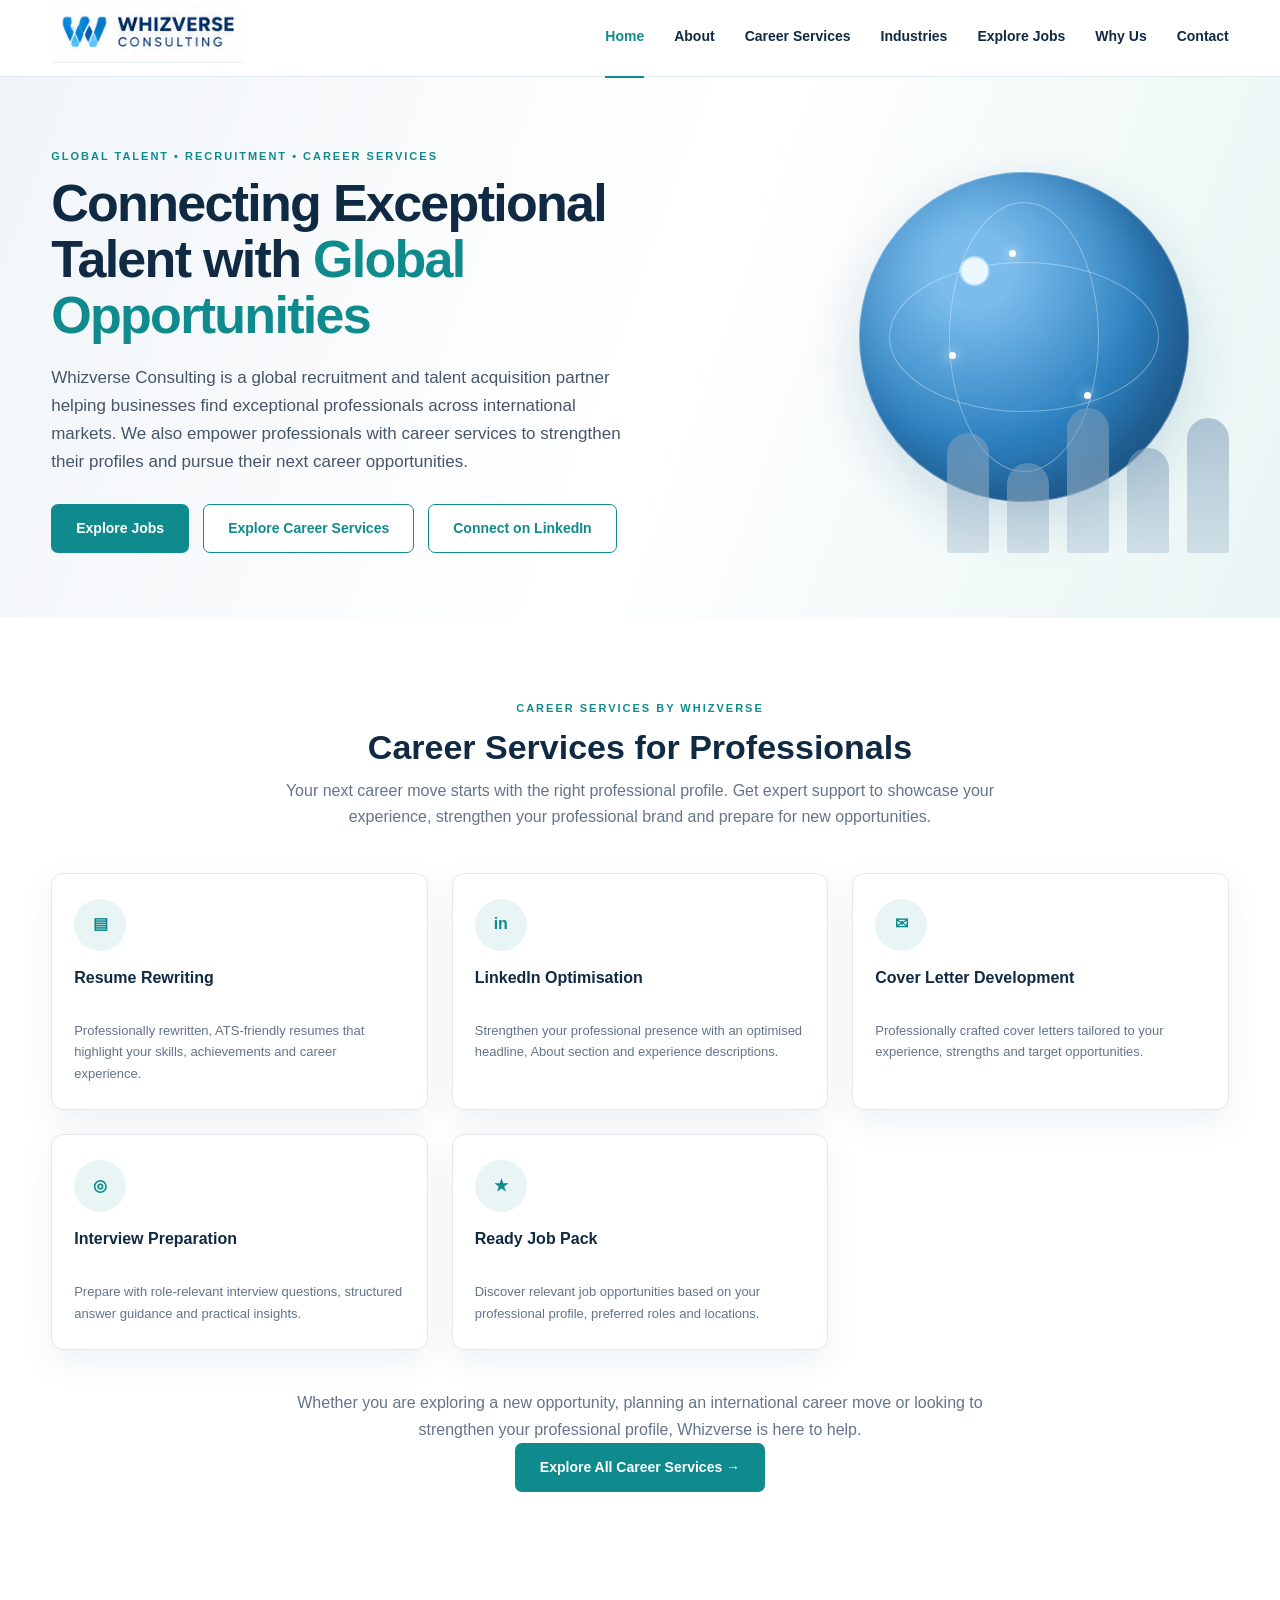
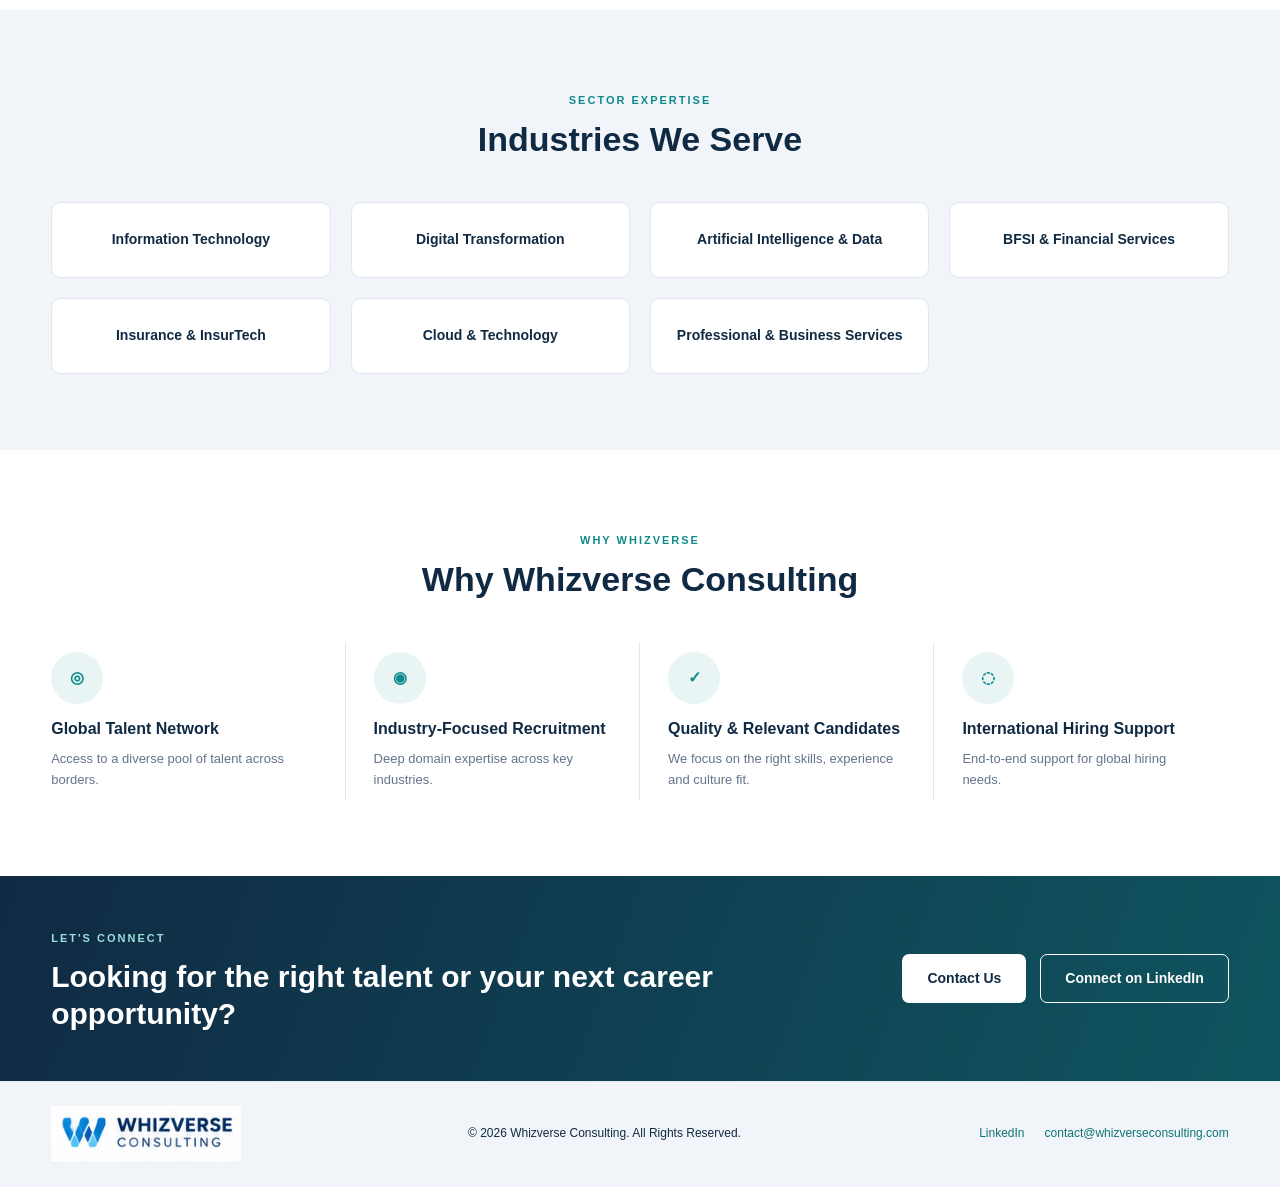
<file: index.html>
<!DOCTYPE html>
<html lang="en">
<head>
  <meta charset="UTF-8">
  <meta name="viewport" content="width=device-width, initial-scale=1.0">

  <meta name="description" content="Whizverse Consulting connects businesses with global technology talent and helps professionals advance their careers through resume writing, LinkedIn optimisation, interview preparation and career services.">

  <meta name="keywords" content="Global Recruitment, IT Jobs, Technology Recruitment, Career Services, Resume Writing, LinkedIn Optimisation, Interview Preparation, Whizverse Consulting">

  <meta name="author" content="Whizverse Consulting">

  <title>Whizverse Consulting | Global Recruitment & Career Services</title>

  <link rel="stylesheet" href="style.css">
</head>

<body>

<header class="site-header">
  <div class="container nav-wrap">

    <a class="brand" href="index.html" aria-label="Whizverse Consulting home">
      <img src="logo.png" alt="Whizverse Consulting logo">
    </a>

    <button class="menu-toggle" aria-label="Open navigation" aria-expanded="false">
      ☰
    </button>

    <nav class="main-nav">
      <a class="active" href="index.html">Home</a>
      <a href="about.html">About</a>
      <a href="index.html#services">Career Services</a>
      <a href="index.html#industries">Industries</a>
      <a href="jobs.html">Explore Jobs</a>
      <a href="about.html#why-us">Why Us</a>
      <a href="contact.html">Contact</a>
    </nav>

  </div>
</header>

<main>

  <!-- HERO SECTION -->

  <section class="hero">
    <div class="hero-glow"></div>

    <div class="container hero-grid">

      <div class="hero-copy">

        <span class="eyebrow">
          GLOBAL TALENT • RECRUITMENT • CAREER SERVICES
        </span>

        <h1>
          Connecting Exceptional Talent with
          <span>Global Opportunities</span>
        </h1>

        <p>
          Whizverse Consulting is a global recruitment and talent
          acquisition partner helping businesses find exceptional
          professionals across international markets. We also empower
          professionals with career services to strengthen their
          profiles and pursue their next career opportunities.
        </p>

        <div class="hero-actions">

          <a class="btn btn-primary" href="jobs.html">
            Explore Jobs
          </a>

          <a class="btn btn-outline" href="https://www.whizverseconsulting.com/career-services">
            Explore Career Services
          </a>

          <a class="btn btn-outline"
             href="https://www.linkedin.com/company/whizverse-consulting"
             target="_blank"
             rel="noopener">
            Connect on LinkedIn
          </a>

        </div>

      </div>

      <div class="hero-visual" aria-hidden="true">

        <div class="globe">
          <div class="globe-grid"></div>
          <div class="globe-dot d1"></div>
          <div class="globe-dot d2"></div>
          <div class="globe-dot d3"></div>
        </div>

        <div class="people">
          <span></span>
          <span></span>
          <span></span>
          <span></span>
          <span></span>
        </div>

      </div>

    </div>
  </section>


  <!-- CAREER SERVICES SECTION -->

  <section class="section" id="services">

    <div class="container">

      <div class="section-heading">

        <span class="eyebrow">
          CAREER SERVICES BY WHIZVERSE
        </span>

        <h2>Career Services for Professionals</h2>

        <p>
          Your next career move starts with the right professional
          profile. Get expert support to showcase your experience,
          strengthen your professional brand and prepare for
          new opportunities.
        </p>

      </div>


      <div class="card-grid services-grid">

        <article class="service-card">
          <div class="icon">▤</div>
          <h3>Resume Rewriting</h3>
          <p>
            Professionally rewritten, ATS-friendly resumes that
            highlight your skills, achievements and career experience.
          </p>
        </article>


        <article class="service-card">
          <div class="icon">in</div>
          <h3>LinkedIn Optimisation</h3>
          <p>
            Strengthen your professional presence with an optimised
            headline, About section and experience descriptions.
          </p>
        </article>


        <article class="service-card">
          <div class="icon">✉</div>
          <h3>Cover Letter Development</h3>
          <p>
            Professionally crafted cover letters tailored to your
            experience, strengths and target opportunities.
          </p>
        </article>


        <article class="service-card">
          <div class="icon">◎</div>
          <h3>Interview Preparation</h3>
          <p>
            Prepare with role-relevant interview questions,
            structured answer guidance and practical insights.
          </p>
        </article>


        <article class="service-card">
          <div class="icon">★</div>
          <h3>Ready Job Pack</h3>
          <p>
            Discover relevant job opportunities based on your
            professional profile, preferred roles and locations.
          </p>
        </article>

      </div>


      <div class="section-heading" style="margin-top: 40px;">

        <p>
          Whether you are exploring a new opportunity, planning
          an international career move or looking to strengthen
          your professional profile, Whizverse is here to help.
        </p>

        <div class="hero-actions" style="justify-content: center;">

          <a class="btn btn-primary"
             href="https://www.whizverseconsulting.com/career-services">
            Explore All Career Services →
          </a>

        </div>

      </div>

    </div>

  </section>


  <!-- INDUSTRIES SECTION -->

  <section class="section section-soft" id="industries">

    <div class="container">

      <div class="section-heading">

        <span class="eyebrow">SECTOR EXPERTISE</span>

        <h2>Industries We Serve</h2>

      </div>

      <div class="industry-grid">

        <div>Information Technology</div>
        <div>Digital Transformation</div>
        <div>Artificial Intelligence & Data</div>
        <div>BFSI & Financial Services</div>
        <div>Insurance & InsurTech</div>
        <div>Cloud & Technology</div>
        <div>Professional & Business Services</div>

      </div>

    </div>

  </section>


  <!-- WHY WHIZVERSE SECTION -->

  <section class="section" id="why-us">

    <div class="container">

      <div class="section-heading">

        <span class="eyebrow">WHY WHIZVERSE</span>

        <h2>Why Whizverse Consulting</h2>

      </div>

      <div class="why-grid">

        <article>
          <div class="why-icon">◎</div>
          <h3>Global Talent Network</h3>
          <p>
            Access to a diverse pool of talent across borders.
          </p>
        </article>

        <article>
          <div class="why-icon">◉</div>
          <h3>Industry-Focused Recruitment</h3>
          <p>
            Deep domain expertise across key industries.
          </p>
        </article>

        <article>
          <div class="why-icon">✓</div>
          <h3>Quality & Relevant Candidates</h3>
          <p>
            We focus on the right skills, experience and culture fit.
          </p>
        </article>

        <article>
          <div class="why-icon">◌</div>
          <h3>International Hiring Support</h3>
          <p>
            End-to-end support for global hiring needs.
          </p>
        </article>

      </div>

    </div>

  </section>


  <!-- FINAL CTA -->

  <section class="cta">

    <div class="container cta-inner">

      <div>

        <span class="eyebrow">LET'S CONNECT</span>

        <h2>
          Looking for the right talent or your next career opportunity?
        </h2>

      </div>

      <div class="hero-actions">

        <a class="btn btn-light" href="contact.html">
          Contact Us
        </a>

        <a class="btn btn-outline-light"
           href="https://www.linkedin.com/company/whizverse-consulting"
           target="_blank"
           rel="noopener">
          Connect on LinkedIn
        </a>

      </div>

    </div>

  </section>

</main>


<!-- FOOTER -->

<footer class="site-footer">

  <div class="container footer-grid">

    <div>
      <img src="logo.png" alt="Whizverse Consulting">
    </div>

    <p>
      © 2026 Whizverse Consulting. All Rights Reserved.
    </p>

    <div class="footer-links">

      <a href="https://www.linkedin.com/company/whizverse-consulting"
         target="_blank"
         rel="noopener">
        LinkedIn
      </a>

      <a href="mailto:contact@whizverseconsulting.com">
        contact@whizverseconsulting.com
      </a>

    </div>

  </div>

</footer>


<script src="script.js"></script>


<!-- Cloudflare Web Analytics -->

<script
  type="module"
  src="https://static.cloudflareinsights.com/beacon.min.js"
  data-cf-beacon='{"token": "70a1702ef7cc426483fc60727b87cd1c"}'>
</script>

<!-- End Cloudflare Web Analytics -->

</body>
</html>
</file>
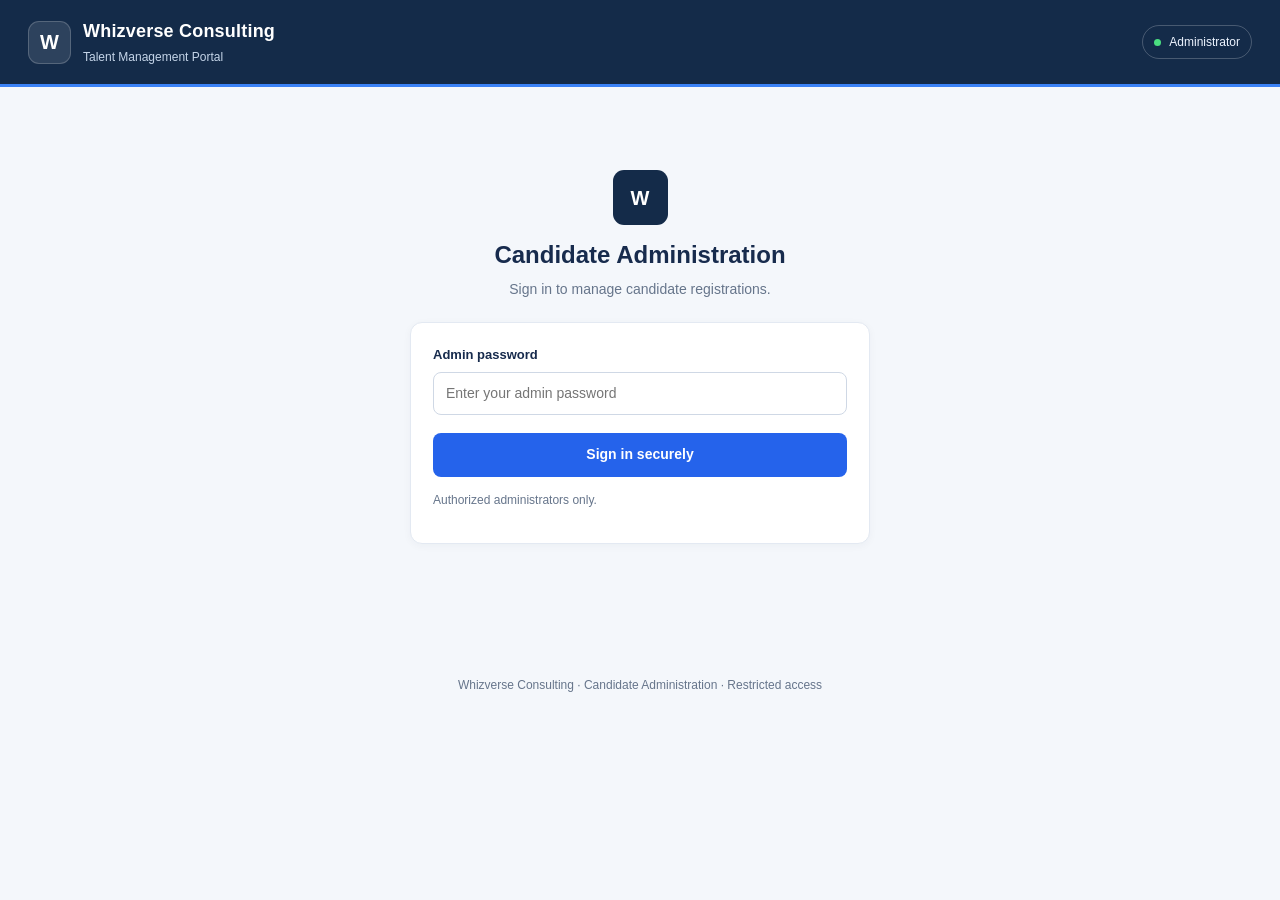
<file: admin.html>
<!DOCTYPE html>
<html lang="en">
<head>
  <meta charset="UTF-8">
  <meta name="viewport" content="width=device-width, initial-scale=1">
  <meta name="robots" content="noindex, nofollow">
  <meta name="theme-color" content="#142b49">
  <title>Whizverse Consulting | Candidate Administration</title>

  <style>
    :root {
      --navy: #142b49;
      --navy-light: #203d62;
      --blue: #2563eb;
      --blue-light: #eff6ff;
      --green: #067647;
      --green-light: #ecfdf3;
      --amber: #b54708;
      --amber-light: #fffaeb;
      --red: #b42318;
      --red-light: #fef3f2;
      --purple: #6941c6;
      --purple-light: #f4f3ff;
      --text: #172b4d;
      --muted: #66758b;
      --border: #e3e9f2;
      --background: #f4f7fb;
      --white: #ffffff;
      --radius: 12px;
      --shadow: 0 2px 8px rgba(20, 43, 73, .04);
    }

    * { box-sizing: border-box; }

    body {
      margin: 0;
      background: var(--background);
      color: var(--text);
      font: 14px/1.5 Arial, Helvetica, sans-serif;
    }

    button, input, select { font: inherit; }
    button { cursor: pointer; }
    button:disabled { opacity: .55; cursor: not-allowed; }
    a { color: var(--blue); }
    .hidden { display: none !important; }
    .muted { color: var(--muted); }
    .small { font-size: 12px; }

    .topbar {
      background: var(--navy);
      color: white;
      border-bottom: 3px solid #3b82f6;
    }

    .topbar-inner {
      max-width: 1440px;
      margin: auto;
      padding: 18px 28px;
      display: flex;
      align-items: center;
      justify-content: space-between;
      gap: 20px;
    }

    .brand {
      display: flex;
      align-items: center;
      gap: 12px;
    }

    .brand-mark {
      width: 43px;
      height: 43px;
      border-radius: 11px;
      display: grid;
      place-items: center;
      background: #ffffff1c;
      border: 1px solid #ffffff30;
      font-weight: 800;
      font-size: 20px;
    }

    .brand h1 {
      font-size: 18px;
      margin: 0;
      letter-spacing: .2px;
    }

    .brand p {
      margin: 3px 0 0;
      color: #c5d5e9;
      font-size: 12px;
    }

    .admin-label {
      display: inline-flex;
      align-items: center;
      gap: 8px;
      border: 1px solid #ffffff38;
      padding: 7px 11px;
      border-radius: 20px;
      font-size: 12px;
      color: #edf4ff;
      white-space: nowrap;
    }

    .admin-dot {
      width: 7px;
      height: 7px;
      border-radius: 50%;
      background: #4ade80;
    }

    main {
      max-width: 1440px;
      margin: 0 auto;
      padding: 28px;
    }

    .page-heading {
      display: flex;
      align-items: flex-start;
      justify-content: space-between;
      gap: 20px;
      margin-bottom: 24px;
    }

    .page-heading h2 {
      font-size: 25px;
      letter-spacing: -.5px;
      margin: 0 0 6px;
    }

    .page-heading p {
      margin: 0;
      color: var(--muted);
      font-size: 14px;
    }

    .panel {
      background: var(--white);
      border: 1px solid var(--border);
      border-radius: var(--radius);
      box-shadow: var(--shadow);
      margin-bottom: 22px;
    }

    .panel-header {
      padding: 19px 22px;
      border-bottom: 1px solid var(--border);
      display: flex;
      justify-content: space-between;
      align-items: center;
      gap: 15px;
    }

    .panel-header h3 {
      margin: 0;
      font-size: 16px;
    }

    .panel-header p {
      margin: 4px 0 0;
      font-size: 12px;
      color: var(--muted);
    }

    .panel-body { padding: 22px; }

    .stats-grid {
      display: grid;
      grid-template-columns: repeat(4, minmax(0, 1fr));
      gap: 16px;
      margin-bottom: 24px;
    }

    .stat-card {
      background: white;
      border: 1px solid var(--border);
      border-radius: var(--radius);
      padding: 20px;
      min-width: 0;
      box-shadow: var(--shadow);
    }

    .stat-top {
      display: flex;
      align-items: center;
      justify-content: space-between;
      gap: 10px;
    }

    .stat-label {
      font-size: 13px;
      color: var(--muted);
      font-weight: 600;
    }

    .stat-icon {
      display: grid;
      place-items: center;
      width: 38px;
      height: 38px;
      border-radius: 10px;
      font-size: 19px;
      font-weight: 700;
    }

    .icon-blue { background: var(--blue-light); color: var(--blue); }
    .icon-amber { background: var(--amber-light); color: var(--amber); }
    .icon-green { background: var(--green-light); color: var(--green); }
    .icon-purple { background: var(--purple-light); color: var(--purple); }

    .stat-number {
      display: block;
      font-size: 30px;
      line-height: 1.2;
      letter-spacing: -.8px;
      font-weight: 750;
      margin-top: 15px;
      overflow-wrap: anywhere;
    }

    .stat-foot {
      margin-top: 7px;
      font-size: 12px;
      color: var(--muted);
    }

    .toolbar {
      display: flex;
      align-items: center;
      flex-wrap: wrap;
      gap: 10px;
      padding: 18px 22px;
    }

    .search-box {
      flex: 1 1 270px;
      position: relative;
    }

    .search-box input { width: 100%; padding-left: 38px; }

    .search-symbol {
      position: absolute;
      left: 13px;
      top: 50%;
      transform: translateY(-50%);
      color: var(--muted);
      pointer-events: none;
      font-size: 17px;
    }

    input, select {
      min-height: 41px;
      padding: 10px 12px;
      border: 1px solid #cfd8e5;
      border-radius: 8px;
      background: white;
      color: var(--text);
      outline: none;
    }

    input:focus, select:focus {
      border-color: #6194f6;
      box-shadow: 0 0 0 3px #2563eb18;
    }

    select { min-width: 155px; }

    .btn {
      min-height: 40px;
      border: 1px solid transparent;
      border-radius: 8px;
      padding: 9px 14px;
      display: inline-flex;
      justify-content: center;
      align-items: center;
      gap: 7px;
      font-weight: 650;
      white-space: nowrap;
      text-decoration: none;
      transition: background .15s ease;
    }

    .btn-primary { background: var(--blue); color: white; }
    .btn-primary:hover { background: #1d4ed8; }
    .btn-secondary { background: white; color: var(--text); border-color: #cfd8e5; }
    .btn-secondary:hover { background: #f8fafc; }
    .btn-dark { background: var(--navy); color: white; }
    .btn-dark:hover { background: var(--navy-light); }

    .message {
      margin: 0 22px 16px;
      padding: 10px 13px;
      border-radius: 8px;
      font-size: 13px;
    }

    .message:empty { display: none; }
    .message-success { color: var(--green); background: var(--green-light); }
    .message-error { color: var(--red); background: var(--red-light); }
    .message-info { color: #175cd3; background: var(--blue-light); }

    .table-wrap {
      overflow-x: auto;
      border-top: 1px solid var(--border);
    }

    table {
      width: 100%;
      border-collapse: collapse;
      background: white;
      min-width: 960px;
    }

    th {
      padding: 13px 16px;
      background: #f8fafc;
      color: #52627a;
      text-align: left;
      font-size: 11px;
      text-transform: uppercase;
      letter-spacing: .6px;
      white-space: nowrap;
      font-weight: 700;
    }

    td {
      padding: 16px;
      border-top: 1px solid #edf0f5;
      vertical-align: middle;
      overflow-wrap: anywhere;
    }

    tbody tr:hover { background: #fbfcfe; }

    .candidate-name {
      font-weight: 700;
      color: #1b3151;
      font-size: 13px;
    }

    .candidate-sub {
      color: var(--muted);
      font-size: 12px;
      margin-top: 4px;
    }

    .contact-line {
      display: block;
      margin: 2px 0;
      font-size: 12px;
      color: #47566d;
      overflow-wrap: anywhere;
    }

    .status-badge {
      display: inline-flex;
      align-items: center;
      padding: 5px 9px;
      border-radius: 20px;
      font-size: 11px;
      font-weight: 750;
      text-transform: capitalize;
      white-space: nowrap;
    }

    .badge-new { color: #175cd3; background: #eff8ff; }
    .badge-reviewed { color: #6941c6; background: #f4f3ff; }
    .badge-shortlisted { color: #067647; background: #ecfdf3; }
    .badge-rejected { color: #b42318; background: #fef3f2; }
    .badge-default { color: #475467; background: #f2f4f7; }

    .resume-link {
      display: inline-flex;
      align-items: center;
      gap: 6px;
      font-size: 12px;
      font-weight: 700;
      text-decoration: none;
      white-space: nowrap;
    }

    .resume-link:hover { text-decoration: underline; }

    .empty-state {
      padding: 48px 20px;
      text-align: center;
      color: var(--muted);
    }

    .empty-state strong {
      display: block;
      color: var(--text);
      font-size: 15px;
      margin-bottom: 6px;
    }

    .pagination {
      padding: 17px 22px;
      display: flex;
      justify-content: space-between;
      align-items: center;
      gap: 14px;
      flex-wrap: wrap;
      border-top: 1px solid var(--border);
    }

    .pagination-actions {
      display: flex;
      align-items: center;
      gap: 8px;
    }

    .page-label {
      font-size: 13px;
      font-weight: 650;
      color: #47566d;
    }

    .login-wrap {
      max-width: 460px;
      margin: 55px auto 80px;
    }

    .login-brand {
      text-align: center;
      margin-bottom: 22px;
    }

    .login-brand .brand-mark {
      margin: auto auto 12px;
      background: var(--navy);
      color: white;
      border: 0;
      width: 55px;
      height: 55px;
    }

    .login-brand h2 { margin: 0 0 6px; font-size: 24px; }
    .login-brand p { margin: 0; color: var(--muted); }

    .login-form label {
      display: block;
      font-size: 13px;
      font-weight: 700;
      margin-bottom: 7px;
    }

    .login-form input { width: 100%; }

    .login-form button {
      width: 100%;
      margin-top: 18px;
      min-height: 44px;
    }

    #loginMessage {
      margin-top: 14px;
      color: var(--red);
      font-size: 13px;
    }

    footer {
      text-align: center;
      color: var(--muted);
      padding: 24px;
      font-size: 12px;
    }


    .view-tabs { display:flex; gap:10px; flex-wrap:wrap; margin:0 0 18px; }
    .tab-btn { border:1px solid #cfd8e5; background:#fff; color:var(--text); border-radius:9px; padding:11px 16px; font-weight:700; }
    .tab-btn.active { background:var(--navy); border-color:var(--navy); color:#fff; }
    .profile-modal { position:fixed; inset:0; z-index:1000; background:rgba(15,23,42,.58); display:flex; align-items:flex-start; justify-content:center; padding:24px; overflow:auto; }
    .profile-card { width:min(1050px,100%); background:#fff; border-radius:14px; box-shadow:0 20px 60px #0003; margin:auto; }
    .profile-head { display:flex; justify-content:space-between; align-items:flex-start; gap:15px; padding:20px 24px; border-bottom:1px solid var(--border); }
    .profile-head h3 { margin:0 0 5px; font-size:20px; }
    .profile-content { padding:22px 24px; }
    .detail-grid { display:grid; grid-template-columns:repeat(2,minmax(0,1fr)); gap:12px; }
    .detail-item { border:1px solid var(--border); border-radius:9px; padding:12px; min-width:0; }
    .detail-label { display:block; color:var(--muted); font-size:11px; font-weight:700; text-transform:uppercase; margin-bottom:5px; }
    .detail-value { overflow-wrap:anywhere; white-space:pre-wrap; }
    .section-title { font-size:15px; margin:22px 0 12px; }
    .consent-row { display:flex; gap:8px; flex-wrap:wrap; margin-top:12px; }
    .consent-chip { border-radius:20px; padding:5px 9px; font-size:11px; font-weight:700; background:#f2f4f7; color:#475467; }
    .consent-yes { background:var(--green-light); color:var(--green); }
    .consent-no { background:var(--red-light); color:var(--red); }
    .evaluation-layout { display:grid; grid-template-columns:minmax(0,1fr) minmax(0,1.1fr); gap:18px; }
    .evaluation-list { border:1px solid var(--border); border-radius:10px; overflow:hidden; }
    .evaluation-item { padding:13px; border-bottom:1px solid var(--border); cursor:pointer; }
    .evaluation-item:last-child { border-bottom:0; }
    .evaluation-item.selected { background:var(--blue-light); }
    .evaluation-item strong { display:block; margin-bottom:4px; }
    .assessment-form label { display:block; font-size:12px; font-weight:700; margin:12px 0 6px; }
    .assessment-form input, .assessment-form select, .assessment-form textarea { width:100%; }
    .assessment-form textarea { min-height:150px; resize:vertical; padding:11px 12px; border:1px solid #cfd8e5; border-radius:8px; font:inherit; }
    .form-actions { display:flex; gap:9px; flex-wrap:wrap; margin-top:14px; }
    .inline-note { background:#fffaeb; border:1px solid #fedf89; color:#93370d; padding:10px 12px; border-radius:8px; font-size:12px; margin-top:12px; }
    .profile-resume { display:inline-flex; margin-top:12px; }
    @media(max-width:760px) { .profile-modal { padding:8px; } .profile-head,.profile-content { padding:16px; } .detail-grid,.evaluation-layout { grid-template-columns:1fr; } }


    .payment-summary { display:grid; grid-template-columns:repeat(4,minmax(0,1fr)); gap:16px; margin:0 0 22px; }
    .payment-summary .stat-number { font-size:27px; }
    .payment-toolbar { display:flex; gap:10px; flex-wrap:wrap; align-items:center; padding:18px 22px; }
    .payment-toolbar .search-box { flex:1 1 260px; }
    .payment-toolbar select { min-width:150px; }
    .payment-status-paid { color:var(--green); background:var(--green-light); }
    .payment-status-created { color:var(--amber); background:var(--amber-light); }
    .payment-status-failed { color:var(--red); background:var(--red-light); }
    .payment-status-other { color:#475467; background:#f2f4f7; }
    .payment-id { font-size:11px; color:var(--muted); overflow-wrap:anywhere; max-width:190px; }
    @media(max-width:1000px) { .payment-summary { grid-template-columns:repeat(2,minmax(0,1fr)); } }
    @media(max-width:600px) { .payment-summary { gap:10px; } .payment-toolbar > * { width:100%; } .payment-toolbar .btn { flex:1; } }

    @media (max-width: 1000px) {
      .stats-grid { grid-template-columns: repeat(2, minmax(0, 1fr)); }
      main { padding: 22px 18px; }
    }

    @media (max-width: 600px) {
      .topbar-inner { padding: 15px; }
      .brand h1 { font-size: 15px; }
      .admin-label { font-size: 0; padding: 9px; }
      .admin-dot { width: 8px; height: 8px; }
      main { padding: 18px 11px; }
      .page-heading { flex-direction: column; margin-bottom: 18px; }
      .page-heading h2 { font-size: 22px; }
      .stats-grid { gap: 10px; margin-bottom: 17px; }
      .stat-card { padding: 14px; }
      .stat-label { font-size: 12px; }
      .stat-icon { width: 32px; height: 32px; }
      .stat-number { font-size: 25px; margin-top: 12px; }
      .stat-foot { font-size: 11px; }
      .panel-header, .panel-body { padding: 16px; }
      .toolbar { padding: 15px; }
      .toolbar > * { width: 100%; }
      .search-box { flex-basis: 100%; }
      .toolbar select { width: 100%; }
      .toolbar .btn { width: auto; flex: 1; }
      .pagination { padding: 15px; }
      .pagination-actions { width: 100%; }
      .pagination-actions .btn { flex: 1; }
    }
  </style>
</head>

<body>
<header class="topbar">
  <div class="topbar-inner">
    <div class="brand">
      <div class="brand-mark" aria-hidden="true">W</div>
      <div>
        <h1>Whizverse Consulting</h1>
        <p>Talent Management Portal</p>
      </div>
    </div>
    <div class="admin-label"><span class="admin-dot"></span> Administrator</div>
  </div>
</header>

<main>
  <section id="loginPanel" class="login-wrap">
    <div class="login-brand">
      <div class="brand-mark">W</div>
      <h2>Candidate Administration</h2>
      <p>Sign in to manage candidate registrations.</p>
    </div>

    <div class="panel panel-body">
      <form id="loginForm" class="login-form">
        <label for="password">Admin password</label>
        <input id="password" type="password"
          autocomplete="current-password"
          placeholder="Enter your admin password" required>
        <button id="loginBtn" class="btn btn-primary" type="submit">
          Sign in securely
        </button>
      </form>
      <p id="loginMessage" role="status" aria-live="polite"></p>
      <p class="muted small">Authorized administrators only.</p>
    </div>
  </section>

  <section id="dashboard" class="hidden">
    <div class="page-heading">
      <div>
        <h2>Candidate Administration</h2>
        <p>Review applications, access resumes and monitor your recruitment pipeline.</p>
      </div>
      <button id="logoutBtn" class="btn btn-secondary" type="button">
        ↪ Sign out
      </button>
    </div>

    <section class="stats-grid" aria-label="Candidate statistics">
      <article class="stat-card">
        <div class="stat-top">
          <span class="stat-label">Total candidates</span>
          <span class="stat-icon icon-blue" aria-hidden="true">♙</span>
        </div>
        <strong id="statTotal" class="stat-number">—</strong>
        <div class="stat-foot">All registrations</div>
      </article>

      <article class="stat-card">
        <div class="stat-top">
          <span class="stat-label">New applications</span>
          <span class="stat-icon icon-amber" aria-hidden="true">✉</span>
        </div>
        <strong id="statNew" class="stat-number">—</strong>
        <div class="stat-foot">Awaiting initial review</div>
      </article>

      <article class="stat-card">
        <div class="stat-top">
          <span class="stat-label">Reviewed</span>
          <span class="stat-icon icon-purple" aria-hidden="true">✓</span>
        </div>
        <strong id="statReviewed" class="stat-number">—</strong>
        <div class="stat-foot">Applications reviewed</div>
      </article>

      <article class="stat-card">
        <div class="stat-top">
          <span class="stat-label">Shortlisted</span>
          <span class="stat-icon icon-green" aria-hidden="true">★</span>
        </div>
        <strong id="statShortlisted" class="stat-number">—</strong>
        <div class="stat-foot">Potential candidates</div>
      </article>
    </section>

    <div class="view-tabs" role="tablist" aria-label="Candidate category">
      <button id="jobSeekersTab" class="tab-btn active" type="button" role="tab" aria-selected="true">Job Seekers</button>
      <button id="careerAdvisoryTab" class="tab-btn" type="button" role="tab" aria-selected="false">Career Advisory</button>
      <button id="paymentsTab" class="tab-btn" type="button" role="tab" aria-selected="false">Payments</button>
    </div>

    <section id="paymentsPanel" class="hidden" aria-label="Career service payments">
      <section class="payment-summary" aria-label="Payment summary">
        <article class="stat-card"><div class="stat-label">Total collections</div><strong id="paymentTotalCollected" class="stat-number">₹—</strong><div class="stat-foot">Captured payments only</div></article>
        <article class="stat-card"><div class="stat-label">Successful payments</div><strong id="paymentSuccessful" class="stat-number">—</strong><div class="stat-foot">Paid orders</div></article>
        <article class="stat-card"><div class="stat-label">Pending payments</div><strong id="paymentPending" class="stat-number">—</strong><div class="stat-foot">Orders awaiting payment</div></article>
        <article class="stat-card"><div class="stat-label">Failed payments</div><strong id="paymentFailed" class="stat-number">—</strong><div class="stat-foot">Unsuccessful orders</div></article>
      </section>
      <section class="panel">
        <div class="panel-header"><div><h3>Career Services Payment Register</h3><p>Review customer orders and Razorpay transaction references.</p></div><span id="paymentRecordCount" class="muted small">No records loaded</span></div>
        <div class="payment-toolbar">
          <div class="search-box"><span class="search-symbol" aria-hidden="true">⌕</span><input id="paymentSearch" maxlength="150" aria-label="Search payments" placeholder="Search customer, email, order ID or payment ID"></div>
          <select id="paymentStatus" aria-label="Filter payments by status"><option value="">All statuses</option><option value="paid">Paid</option><option value="created">Pending</option><option value="failed">Failed</option></select>
          <button id="paymentSearchBtn" class="btn btn-primary" type="button">Search</button>
          <button id="paymentRefreshBtn" class="btn btn-secondary" type="button">↻ Refresh</button>
          <button id="paymentExportBtn" class="btn btn-dark" type="button">↓ Export CSV</button>
        </div>
        <div id="paymentMessage" class="message" role="status" aria-live="polite"></div>
        <div class="table-wrap"><table style="min-width:1100px"><thead><tr><th>Customer</th><th>Service</th><th>Amount</th><th>Status</th><th>Razorpay order ID</th><th>Payment ID</th><th>Order date</th><th>Paid date</th></tr></thead><tbody id="paymentRows"></tbody></table>
          <div id="paymentEmptyState" class="empty-state hidden"><strong>No payment records found</strong>Try another search or status filter.</div>
        </div>
        <div class="pagination"><span id="paymentPageInfo" class="muted small">Showing records</span><div class="pagination-actions"><button id="paymentPrevBtn" class="btn btn-secondary" type="button">← Previous</button><span id="paymentPageLabel" class="page-label">Page 1</span><button id="paymentNextBtn" class="btn btn-secondary" type="button">Next →</button></div></div>
      </section>
    </section>

    <section class="panel" id="candidateRegisterPanel">
      <div class="panel-header">
        <div>
          <h3 id="registerTitle">Job Seeker Register</h3>
          <p id="registerSubtitle">Search applications, review candidate profiles and access submitted resumes.</p>
        </div>
        <span id="recordCount" class="muted small">Loading records…</span>
      </div>

      <div class="toolbar">
        <div class="search-box">
          <span class="search-symbol" aria-hidden="true">⌕</span>
          <input id="search" maxlength="100"
            aria-label="Search candidates"
            placeholder="Search name, email, skills, role or location">
        </div>

        <select id="status" aria-label="Filter by application status">
          <option value="">All statuses</option>
          <option value="new">New</option>
          <option value="reviewed">Reviewed</option>
          <option value="shortlisted">Shortlisted</option>
          <option value="rejected">Rejected</option>
        </select>

        <button id="searchBtn" class="btn btn-primary" type="button">
          Search
        </button>
        <button id="refreshBtn" class="btn btn-secondary" type="button">
          ↻ Refresh
        </button>
      </div>

      <div id="message" class="message" role="status" aria-live="polite"></div>

      <div class="table-wrap">
        <table>
          <thead>
            <tr>
              <th>Candidate</th>
              <th>Contact details</th>
              <th id="roleColumnHeading">Target role</th>
              <th>Preferred location</th>
              <th>Experience</th>
              <th>Application status</th>
              <th>Resume</th>
              <th>Profile</th>
            </tr>
          </thead>
          <tbody id="rows"></tbody>
        </table>

        <div id="emptyState" class="empty-state hidden">
          <strong>No candidates found</strong>
          Try changing the search term or status filter.
        </div>
      </div>

      <div class="pagination">
        <span id="pageInfo" class="muted small">Showing records</span>
        <div class="pagination-actions">
          <button id="prevBtn" class="btn btn-secondary" type="button">
            ← Previous
          </button>
          <span id="pageLabel" class="page-label">Page 1</span>
          <button id="nextBtn" class="btn btn-secondary" type="button">
            Next →
          </button>
        </div>
      </div>
    </section>
  </section>

  <section id="profileModal" class="profile-modal hidden" role="dialog" aria-modal="true" aria-labelledby="profileTitle">
    <div class="profile-card">
      <div class="profile-head">
        <div><h3 id="profileTitle">Candidate profile</h3><div id="profileSub" class="muted small"></div></div>
        <button id="closeProfileBtn" class="btn btn-secondary" type="button">Close</button>
      </div>
      <div class="profile-content">
        <div id="profileDetails" class="detail-grid"></div>
        <div id="consentDetails" class="consent-row"></div>
        <a id="profileResume" class="btn btn-secondary profile-resume" href="#" target="_blank" rel="noopener">↗ View / download resume</a>
        <div id="evaluationSection">
        <h4 class="section-title">HR assessment history</h4>
        <div class="evaluation-layout">
          <div>
            <div class="form-actions" style="margin:0 0 10px">
              <button id="newEvaluationBtn" class="btn btn-primary" type="button">＋ New assessment</button>
            </div>
            <div id="evaluationHistory" class="evaluation-list"><div class="empty-state">Loading assessment history…</div></div>
          </div>
          <div class="assessment-form">
            <div id="assessmentHint" class="muted small">Select an assessment or create a new one.</div>
            <label for="reviewedBy">Reviewed by</label>
            <input id="reviewedBy" maxlength="120" placeholder="HR reviewer name">
            <label for="evaluationStatus">Assessment status</label>
            <select id="evaluationStatus">
              <option value="pending">Pending</option>
              <option value="in_review">In review</option>
              <option value="changes_requested">Changes requested</option>
              <option value="approved">Approved</option>
            </select>
            <label for="humanNotes">HR assessment notes</label>
            <textarea id="humanNotes" maxlength="20000" placeholder="Record role alignment, strengths, gaps, market positioning and recommendations..."></textarea>
            <div class="form-actions">
              <button id="saveEvaluationBtn" class="btn btn-primary" type="button" disabled>Save assessment</button>
            </div>
            <div id="assessmentMessage" class="message" role="status" aria-live="polite"></div>
            <div class="inline-note">AI evaluation is not enabled in this dashboard. AI consent is displayed for reference only; no AI processing is triggered here. Approval is an internal HR action and does not automatically send an evaluation to the candidate.</div>
          </div>
        </div>
        </div>
      </div>
    </div>
  </section>
</main>

<footer>Whizverse Consulting · Candidate Administration · Restricted access</footer>

<script>
  const $ = id => document.getElementById(id);

  let page = 1;
  let total = 0;
  const pageSize = 25;
  let loadingCandidates = false;
  let candidateType = "job_seeker";
  let activeAdminView = "job_seekers";
  let paymentPage = 1;
  const paymentPageSize = 25;
  let paymentTotal = 0;
  let currentPaymentRows = [];
  let activeCandidateId = null;
  let activeEvaluationId = null;
  let activeEvaluationApproved = false;

  async function api(url, options = {}) {
    const response = await fetch(url, {
      credentials: "same-origin",
      cache: "no-store",
      ...options
    });

    const data = await response.json().catch(() => ({}));

    if (!response.ok) {
      throw new Error(data.message || data.error ||
        `Request failed (${response.status})`);
    }

    return data;
  }

  function showMessage(text, type = "info") {
    const el = $("message");
    el.textContent = text;
    el.className = "message";

    if (text) {
      el.classList.add(
        type === "error" ? "message-error" :
        type === "success" ? "message-success" :
        "message-info"
      );
    }
  }

  function showLoginMessage(text) {
    $("loginMessage").textContent = text;
  }

  function displayLogin() {
    $("dashboard").classList.add("hidden");
    $("loginPanel").classList.remove("hidden");
  }

  function displayDashboard() {
    $("loginPanel").classList.add("hidden");
    $("dashboard").classList.remove("hidden");
  }

  function setButtonBusy(id, busy, busyText, normalText) {
    const button = $(id);
    button.disabled = busy;
    if (busy) button.dataset.originalText = button.textContent;
    button.textContent = busy ? busyText :
      (button.dataset.originalText || normalText);
  }

  function makeCell(value, className = "") {
    const td = document.createElement("td");
    if (className) td.className = className;
    td.textContent = value == null || value === "" ? "—" : String(value);
    return td;
  }

  function statusBadge(status) {
    const normalized = String(status || "new").toLowerCase();
    const badge = document.createElement("span");
    badge.className = "status-badge";

    const classes = {
      new: "badge-new",
      reviewed: "badge-reviewed",
      shortlisted: "badge-shortlisted",
      rejected: "badge-rejected"
    };

    badge.classList.add(classes[normalized] || "badge-default");
    badge.textContent = normalized;
    return badge;
  }

  function makeCandidateCell(candidate) {
    const td = document.createElement("td");

    const name = document.createElement("div");
    name.className = "candidate-name";
    name.textContent = candidate.full_name || "Unnamed candidate";
    td.appendChild(name);

    const id = document.createElement("div");
    id.className = "candidate-sub";
    id.textContent = candidate.created_at
      ? `Applied ${formatDate(candidate.created_at)}`
      : "Application date unavailable";
    td.appendChild(id);

    return td;
  }

  function makeContactCell(candidate) {
    const td = document.createElement("td");

    const email = document.createElement("span");
    email.className = "contact-line";
    email.textContent = candidate.email || "No email provided";
    td.appendChild(email);

    const phone = document.createElement("span");
    phone.className = "contact-line";
    phone.textContent = candidate.phone || "No phone provided";
    td.appendChild(phone);

    return td;
  }

  function formatDate(value) {
    if (!value) return "—";

    const date = new Date(
      String(value).includes("T") ? value : value.replace(" ", "T") + "Z"
    );

    if (Number.isNaN(date.getTime())) return String(value);

    return new Intl.DateTimeFormat(undefined, {
      year: "numeric",
      month: "short",
      day: "numeric"
    }).format(date);
  }

  async function loadStats() {
    const statIds = {
      "": "statTotal",
      new: "statNew",
      reviewed: "statReviewed",
      shortlisted: "statShortlisted"
    };

    try {
      const results = await Promise.all(
        Object.entries(statIds).map(async ([status, elementId]) => {
          const params = new URLSearchParams({
            page: "1",
            ...(status ? { status } : {})
          });

          const data = await api("/api/admin/candidates?" + params.toString());
          $(elementId).textContent = Number(data.total || 0).toLocaleString();
        })
      );
    } catch (error) {
      Object.values(statIds).forEach(id => {
        $(id).textContent = "—";
      });

      if (error.message === "Unauthorized.") {
        displayLogin();
      }
    }
  }

  async function loadCandidates() {
    if (loadingCandidates) return;
    loadingCandidates = true;

    setButtonBusy("refreshBtn", true, "Refreshing…", "↻ Refresh");
    showMessage("Loading candidate records…");
    $("rows").replaceChildren();
    $("emptyState").classList.add("hidden");

    try {
      const params = new URLSearchParams({
        q: $("search").value.trim(),
        status: $("status").value,
        candidateType,
        page: String(page)
      });

      const data = await api("/api/admin/candidates?" + params.toString());
      const candidates = Array.isArray(data.candidates)
        ? data.candidates : [];

      total = Number(data.total || 0);
      $("registerTitle").textContent = candidateType === "career_advisory" ? "Career Advisory Register" : "Job Seeker Register";
      $("registerSubtitle").textContent = candidateType === "career_advisory"
        ? "Review international career advisory leads, consent and HR assessments."
        : "Search applications, review candidate profiles and access submitted resumes.";
      $("roleColumnHeading").textContent = candidateType === "career_advisory" ? "Current designation" : "Target role";
      const pageCount = Math.max(1, Math.ceil(total / pageSize));

      // If records were removed while viewing a later page, go back safely.
      if (page > pageCount) {
        page = pageCount;
        loadingCandidates = false;
        return loadCandidates();
      }

      for (const candidate of candidates) {
        const tr = document.createElement("tr");

        tr.appendChild(makeCandidateCell(candidate));
        tr.appendChild(makeContactCell(candidate));
        tr.appendChild(makeCell(candidateType === "career_advisory" ? candidate.current_designation : candidate.target_role));
        tr.appendChild(makeCell(candidateType === "career_advisory" ? candidate.preferred_countries : candidate.preferred_location));
        tr.appendChild(makeCell(candidate.experience_years == null ? "—" : `${candidate.experience_years} years`));

        const statusCell = document.createElement("td");
        statusCell.appendChild(statusBadge(candidate.status));
        if (candidateType === "career_advisory") {
          const evalLabel = document.createElement("div");
          evalLabel.className = "candidate-sub";
          evalLabel.textContent = `Assessment: ${String(candidate.evaluation_status || "not_started").replaceAll("_", " ")}`;
          statusCell.appendChild(evalLabel);
        }
        tr.appendChild(statusCell);

        const resumeCell = document.createElement("td");
        const link = document.createElement("a");
        link.className = "resume-link";
        link.href = "/api/admin/resume?id=" + encodeURIComponent(candidate.id);
        link.textContent = "↗ View / download";
        link.setAttribute("aria-label", `View or download resume for ${candidate.full_name || "candidate"}`);
        resumeCell.appendChild(link);
        tr.appendChild(resumeCell);

        const profileCell = document.createElement("td");
        const profileButton = document.createElement("button");
        profileButton.type = "button";
        profileButton.className = "btn btn-secondary";
        profileButton.textContent = candidateType === "career_advisory" ? "Review profile" : "View profile";
        profileButton.addEventListener("click", () => openCandidateProfile(candidate.id));
        profileCell.appendChild(profileButton);
        tr.appendChild(profileCell);

        $("rows").appendChild(tr);
      }

  
      $("recordCount").textContent = `${total.toLocaleString()} record(s)`;
      $("pageLabel").textContent = `Page ${page} of ${pageCount}`;

      const start = total === 0 ? 0 : (page - 1) * pageSize + 1;
      const end = Math.min(page * pageSize, total);
      $("pageInfo").textContent = `Showing ${start}–${end} of ${total}`;

      $("prevBtn").disabled = page <= 1;
      $("nextBtn").disabled = page >= pageCount;

      if (candidates.length === 0) {
        $("emptyState").classList.remove("hidden");
        showMessage(
          total === 0 ? "No candidates match your search." :
          "No records returned for this page.",
          "info"
        );
      } else {
        showMessage("Candidate records loaded successfully.", "success");
      }

      await loadStats();
    } catch (error) {
      showMessage(error.message || "Could not load candidate records.", "error");

      if (error.message === "Unauthorized.") {
        displayLogin();
      }
    } finally {
      loadingCandidates = false;
      setButtonBusy("refreshBtn", false, "Refreshing…", "↻ Refresh");
    }
  }

  function setAdminView(view) {
    activeAdminView = view;
    const candidateView = view !== "payments";
    document.querySelector(".stats-grid").classList.toggle("hidden", !candidateView);
    document.querySelector(".view-tabs").classList.toggle("hidden", false);
    $("candidateRegisterPanel").classList.toggle("hidden", !candidateView);
    $("paymentsPanel").classList.toggle("hidden", candidateView);
    $("jobSeekersTab").classList.toggle("active", view === "job_seekers");
    $("careerAdvisoryTab").classList.toggle("active", view === "career_advisory");
    $("paymentsTab").classList.toggle("active", view === "payments");
    $("jobSeekersTab").setAttribute("aria-selected", String(view === "job_seekers"));
    $("careerAdvisoryTab").setAttribute("aria-selected", String(view === "career_advisory"));
    $("paymentsTab").setAttribute("aria-selected", String(view === "payments"));
    if (view === "payments") {
      if (!currentPaymentRows.length && paymentTotal === 0) paymentPage = 1;
      loadPayments();
    } else {
      setCandidateType(view === "career_advisory" ? "career_advisory" : "job_seeker");
    }
  }

  function paymentMessage(message, type = "info") {
    const el = $("paymentMessage");
    el.textContent = message;
    el.className = "message";
    if (message) el.classList.add(type === "error" ? "message-error" : type === "success" ? "message-success" : "message-info");
  }

  function formatINR(paise) {
    return new Intl.NumberFormat("en-IN", { style:"currency", currency:"INR", maximumFractionDigits:2 }).format(Number(paise || 0) / 100);
  }

  function paymentStatusBadge(status) {
    const normalized = String(status || "unknown").toLowerCase();
    const badge = document.createElement("span");
    badge.className = "status-badge " + (normalized === "paid" ? "payment-status-paid" : normalized === "created" ? "payment-status-created" : normalized === "failed" ? "payment-status-failed" : "payment-status-other");
    badge.textContent = normalized === "created" ? "Pending" : normalized;
    return badge;
  }

  function serviceNames(items) {
    if (!Array.isArray(items) || !items.length) return "—";
    return items.map(item => {
      const name = item.name || item.service_name || item.service || item.id || "Career service";
      const quantity = Number(item.quantity || 1);
      return `${name}${quantity > 1 ? ` × ${quantity}` : ""}`;
    }).join(", ");
  }

  async function loadPayments() {
    setButtonBusy("paymentRefreshBtn", true, "Refreshing…", "↻ Refresh");
    paymentMessage("Loading payment records…");
    $("paymentRows").replaceChildren();
    $("paymentEmptyState").classList.add("hidden");
    try {
      const params = new URLSearchParams({
        q: $("paymentSearch").value.trim(),
        status: $("paymentStatus").value,
        limit: String(paymentPageSize),
        offset: String((paymentPage - 1) * paymentPageSize)
      });
      const data = await api("/api/admin/payments?" + params.toString());
      if (!data.success) throw new Error(data.message || "Unable to load payments.");
      const summary = data.summary || {};
      $("paymentTotalCollected").textContent = formatINR(summary.total_collected_paise);
      $("paymentSuccessful").textContent = Number(summary.successful_payments || 0).toLocaleString();
      $("paymentPending").textContent = Number(summary.pending_payments || 0).toLocaleString();
      $("paymentFailed").textContent = Number(summary.failed_payments || 0).toLocaleString();
      currentPaymentRows = Array.isArray(data.payments) ? data.payments : [];
      paymentTotal = Number(data.pagination?.total || 0);
      const pageCount = Math.max(1, Math.ceil(paymentTotal / paymentPageSize));
      if (paymentPage > pageCount) { paymentPage = pageCount; return loadPayments(); }
      for (const payment of currentPaymentRows) {
        const tr = document.createElement("tr");
        const customer = document.createElement("td");
        const customerName = document.createElement("div"); customerName.className = "candidate-name"; customerName.textContent = payment.customer_name || "Unknown customer";
        const customerContact = document.createElement("div"); customerContact.className = "candidate-sub"; customerContact.textContent = `${payment.email || ""}${payment.phone ? ` · ${payment.phone}` : ""}`;
        customer.append(customerName, customerContact); tr.appendChild(customer);
        const service = document.createElement("td"); service.textContent = serviceNames(payment.items); tr.appendChild(service);
        tr.appendChild(makeCell(formatINR(payment.amount_paise)));
        const status = document.createElement("td"); status.appendChild(paymentStatusBadge(payment.status)); tr.appendChild(status);
        const order = document.createElement("td"); order.className = "payment-id"; order.textContent = payment.razorpay_order_id || payment.id || "—"; tr.appendChild(order);
        const paymentId = document.createElement("td"); paymentId.className = "payment-id"; paymentId.textContent = payment.razorpay_payment_id || "—"; tr.appendChild(paymentId);
        tr.appendChild(makeCell(formatDate(payment.created_at)));
        tr.appendChild(makeCell(payment.paid_at ? formatDate(payment.paid_at) : "—"));
        $("paymentRows").appendChild(tr);
      }
      $("paymentRecordCount").textContent = `${paymentTotal.toLocaleString()} order(s)`;
      const start = paymentTotal ? (paymentPage - 1) * paymentPageSize + 1 : 0;
      const end = Math.min(paymentPage * paymentPageSize, paymentTotal);
      $("paymentPageInfo").textContent = `Showing ${start}–${end} of ${paymentTotal}`;
      $("paymentPageLabel").textContent = `Page ${paymentPage} of ${pageCount}`;
      $("paymentPrevBtn").disabled = paymentPage <= 1;
      $("paymentNextBtn").disabled = paymentPage >= pageCount;
      if (!currentPaymentRows.length) {
        $("paymentEmptyState").classList.remove("hidden");
        paymentMessage("No payment records match your search.", "info");
      } else {
        paymentMessage("Payment records loaded successfully. Collections include paid orders only.", "success");
      }
    } catch (error) {
      paymentMessage(error.message || "Could not load payment records.", "error");
      if (/unauthorized/i.test(error.message || "")) displayLogin();
    } finally {
      setButtonBusy("paymentRefreshBtn", false, "Refreshing…", "↻ Refresh");
    }
  }

  function exportPaymentsCSV() {
    if (!currentPaymentRows.length) { paymentMessage("There are no payment records on this page to export.", "info"); return; }
    const headers = ["Customer","Email","Phone","Service","Amount INR","Currency","Status","Order ID","Razorpay Order ID","Razorpay Payment ID","Created At","Paid At"];
    const rows = currentPaymentRows.map(p => [p.customer_name,p.email,p.phone,serviceNames(p.items),Number(p.amount_paise || 0)/100,p.currency,p.status,p.id,p.razorpay_order_id,p.razorpay_payment_id,p.created_at,p.paid_at]);
    const csvCell = value => `"${String(value ?? "").replace(/"/g, '""')}"`;
    const csv = [headers, ...rows].map(row => row.map(csvCell).join(",")).join("\r\n");
    const blob = new Blob(["\uFEFF" + csv], { type:"text/csv;charset=utf-8;" });
    const url = URL.createObjectURL(blob);
    const link = document.createElement("a"); link.href = url; link.download = `whizverse-payments-page-${paymentPage}.csv`;
    document.body.appendChild(link); link.click(); link.remove(); URL.revokeObjectURL(url);
  }

  function detailItem(label, value) {
    const wrap = document.createElement("div");
    wrap.className = "detail-item";
    const title = document.createElement("span");
    title.className = "detail-label";
    title.textContent = label;
    const content = document.createElement("div");
    content.className = "detail-value";
    content.textContent = value == null || value === "" ? "—" : String(value);
    wrap.append(title, content);
    return wrap;
  }

  function consentChip(label, granted) {
    const chip = document.createElement("span");
    chip.className = "consent-chip " + (granted ? "consent-yes" : "consent-no");
    chip.textContent = `${label}: ${granted ? "Yes" : "No"}`;
    return chip;
  }

  function setAssessmentMessage(message, type = "info") {
    const el = $("assessmentMessage");
    el.textContent = message;
    el.className = "message";
    if (message) el.classList.add(type === "error" ? "message-error" : type === "success" ? "message-success" : "message-info");
  }

  async function openCandidateProfile(id) {
    activeCandidateId = id;
    activeEvaluationId = null;
    activeEvaluationApproved = false;
    $("profileModal").classList.remove("hidden");
    $("profileDetails").replaceChildren();
    $("consentDetails").replaceChildren();
    $("evaluationHistory").textContent = "Loading assessment history…";
    $("profileTitle").textContent = "Loading candidate profile…";
    $("profileSub").textContent = "";
    $("humanNotes").value = "";
    $("reviewedBy").value = "";
    $("evaluationStatus").value = "pending";
    $("saveEvaluationBtn").disabled = true;
    $("assessmentHint").textContent = "Select an assessment or create a new one.";
    setAssessmentMessage("");

    try {
      const [profileData, historyData] = await Promise.all([
        api("/api/admin/candidate-detail?id=" + encodeURIComponent(id)),
        api("/api/admin/evaluations?candidateId=" + encodeURIComponent(id))
      ]);
      const c = profileData.candidate;
      $("profileTitle").textContent = c.full_name || "Candidate profile";
      $("profileSub").textContent = `${c.email || ""} · ${c.candidate_type === "career_advisory" ? "Career Advisory" : "Job Seeker"} · Registered ${formatDate(c.created_at)}`;
      $("evaluationSection").classList.toggle("hidden", c.candidate_type !== "career_advisory");

      const fields = c.candidate_type === "career_advisory" ? [
        ["Current location", c.current_location], ["Current designation", c.current_designation],
        ["Industry", c.industry], ["Experience", c.experience_years == null ? "—" : `${c.experience_years} years`],
        ["Target role", c.target_role], ["Preferred countries", c.preferred_countries],
        ["LinkedIn", c.linkedin_url], ["Skills", c.skills],
        ["Career reason", c.career_reason], ["Why UK / Europe", c.uk_europe_reason],
        ["Lead source", c.lead_source], ["Campaign", c.campaign_name],
        ["Email", c.email], ["Phone", c.phone]
      ] : [
        ["Target role", c.target_role], ["Preferred location", c.preferred_location],
        ["Experience", c.experience_years == null ? "—" : `${c.experience_years} years`],
        ["Skills", c.skills], ["Email", c.email], ["Phone", c.phone]
      ];
      for (const [label, value] of fields) $("profileDetails").appendChild(detailItem(label, value));
      if (c.linkedin_url) {
        // LinkedIn URL remains plain text in the profile; it is not opened automatically.
      }
      $("consentDetails").append(
        consentChip("Privacy consent", Number(c.consent_privacy) === 1),
        consentChip("AI processing consent", Number(c.consent_ai_processing) === 1),
        consentChip("Marketing consent", Number(c.consent_marketing) === 1)
      );
      const consentMeta = document.createElement("div");
      consentMeta.className = "small muted";
      consentMeta.style.width = "100%";
      consentMeta.textContent = `Privacy version: ${c.privacy_version || "—"} · Consent recorded: ${formatDate(c.consent_at)} · AI consent recorded: ${formatDate(c.ai_consent_at)}`;
      $("consentDetails").appendChild(consentMeta);
      $("profileResume").href = "/api/admin/resume?id=" + encodeURIComponent(id);
      renderEvaluationHistory(historyData.evaluations || []);
    } catch (error) {
      $("profileTitle").textContent = "Could not load candidate profile";
      $("profileDetails").textContent = error.message || "Please try again.";
      $("evaluationHistory").textContent = "Assessment history unavailable.";
      if (error.message === "Unauthorized.") displayLogin();
    }
  }

  function renderEvaluationHistory(items) {
    const list = $("evaluationHistory");
    list.replaceChildren();
    if (!items.length) {
      const empty = document.createElement("div");
      empty.className = "empty-state";
      empty.textContent = "No assessments yet. Create the first HR assessment.";
      list.appendChild(empty);
      clearAssessmentEditor();
      return;
    }
    for (const item of items) {
      const row = document.createElement("div");
      row.className = "evaluation-item" + (item.id === activeEvaluationId ? " selected" : "");
      row.dataset.evaluationId = item.id;
      const heading = document.createElement("strong");
      heading.textContent = String(item.evaluation_status || "pending").replaceAll("_", " ").toUpperCase();
      const meta = document.createElement("div");
      meta.className = "small muted";
      meta.textContent = `${formatDate(item.created_at)} · ${item.reviewed_by || "Not assigned"}`;
      row.append(heading, meta);
      row.addEventListener("click", () => selectEvaluation(item));
      list.appendChild(row);
    }
    const selectedItem = items.find(item => item.id === activeEvaluationId) || items[0];
    selectEvaluation(selectedItem);
  }

  function clearAssessmentEditor() {
    activeEvaluationId = null;
    activeEvaluationApproved = false;
    $("assessmentHint").textContent = "No assessment selected. Create a new assessment to begin.";
    $("humanNotes").value = "";
    $("reviewedBy").value = "";
    $("evaluationStatus").value = "pending";
    $("saveEvaluationBtn").disabled = true;
    $("evaluationStatus").disabled = true;
  }

  function selectEvaluation(item) {
    activeEvaluationId = item.id;
    activeEvaluationApproved = item.evaluation_status === "approved";
    $("assessmentHint").textContent = `Assessment created ${formatDate(item.created_at)}${item.approved_at ? ` · Approved ${formatDate(item.approved_at)}` : ""}`;
    $("humanNotes").value = item.human_notes || "";
    $("reviewedBy").value = item.reviewed_by || "";
    $("evaluationStatus").value = item.evaluation_status || "pending";
    $("evaluationStatus").disabled = activeEvaluationApproved;
    $("humanNotes").disabled = activeEvaluationApproved;
    $("reviewedBy").disabled = activeEvaluationApproved;
    $("saveEvaluationBtn").disabled = activeEvaluationApproved;
    $("saveEvaluationBtn").textContent = activeEvaluationApproved ? "Approved · Locked" : "Save assessment";
    setAssessmentMessage(activeEvaluationApproved ? "This assessment is approved and read-only. Create a new assessment for reassessment." : "", "info");
    for (const el of $("evaluationHistory").children) {
      el.classList.toggle("selected", el.dataset.evaluationId === item.id);
    }
  }

  async function reloadEvaluationHistory() {
    const data = await api("/api/admin/evaluations?candidateId=" + encodeURIComponent(activeCandidateId));
    renderEvaluationHistory(data.evaluations || []);
    await loadCandidates();
  }

  $("newEvaluationBtn").addEventListener("click", async () => {
    if (!activeCandidateId) return;
    const button = $("newEvaluationBtn");
    button.disabled = true;
    try {
      const data = await api("/api/admin/evaluations", {
        method: "POST",
        headers: { "Content-Type": "application/json" },
        body: JSON.stringify({ candidateId: activeCandidateId })
      });
      activeEvaluationId = data.evaluationId;
      await reloadEvaluationHistory();
      setAssessmentMessage("New assessment created. Add HR notes and save.", "success");
    } catch (error) {
      setAssessmentMessage(error.message || "Could not create assessment.", "error");
    } finally {
      button.disabled = false;
    }
  });

  $("saveEvaluationBtn").addEventListener("click", async () => {
    if (!activeEvaluationId || activeEvaluationApproved) return;
    const button = $("saveEvaluationBtn");
    button.disabled = true;
    button.textContent = "Saving…";
    try {
      const data = await api("/api/admin/evaluations", {
        method: "PATCH",
        headers: { "Content-Type": "application/json" },
        body: JSON.stringify({
          evaluationId: activeEvaluationId,
          humanNotes: $("humanNotes").value,
          reviewedBy: $("reviewedBy").value,
          status: $("evaluationStatus").value
        })
      });
      setAssessmentMessage(data.message || "Assessment saved.", "success");
      await reloadEvaluationHistory();
    } catch (error) {
      setAssessmentMessage(error.message || "Could not save assessment.", "error");
    } finally {
      button.textContent = "Save assessment";
      button.disabled = activeEvaluationApproved;
    }
  });

  function closeProfile() {
    $("profileModal").classList.add("hidden");
    activeCandidateId = null;
    activeEvaluationId = null;
  }
  $("closeProfileBtn").addEventListener("click", closeProfile);
  $("profileModal").addEventListener("click", event => {
    if (event.target === $("profileModal")) closeProfile();
  });
  document.addEventListener("keydown", event => {
    if (event.key === "Escape" && !$("profileModal").classList.contains("hidden")) closeProfile();
  });

  function setCandidateType(type) {
    candidateType = type;
    activeAdminView = type === "career_advisory" ? "career_advisory" : "job_seekers";
    $("paymentsTab").classList.remove("active");
    $("paymentsTab").setAttribute("aria-selected", "false");
    $("paymentsPanel").classList.add("hidden");
    $("candidateRegisterPanel").classList.remove("hidden");
    document.querySelector(".stats-grid").classList.remove("hidden");
    page = 1;
    $("jobSeekersTab").classList.toggle("active", type === "job_seeker");
    $("careerAdvisoryTab").classList.toggle("active", type === "career_advisory");
    $("jobSeekersTab").setAttribute("aria-selected", String(type === "job_seeker"));
    $("careerAdvisoryTab").setAttribute("aria-selected", String(type === "career_advisory"));
    $("search").value = "";
    $("status").value = "";
    loadCandidates();
  }
  $("jobSeekersTab").addEventListener("click", () => setAdminView("job_seekers"));
  $("careerAdvisoryTab").addEventListener("click", () => setAdminView("career_advisory"));
  $("paymentsTab").addEventListener("click", () => setAdminView("payments"));
  $("paymentSearchBtn").addEventListener("click", () => { paymentPage = 1; loadPayments(); });
  $("paymentSearch").addEventListener("keydown", event => { if (event.key === "Enter") { event.preventDefault(); paymentPage = 1; loadPayments(); } });
  $("paymentStatus").addEventListener("change", () => { paymentPage = 1; loadPayments(); });
  $("paymentRefreshBtn").addEventListener("click", loadPayments);
  $("paymentExportBtn").addEventListener("click", exportPaymentsCSV);
  $("paymentPrevBtn").addEventListener("click", () => { if (paymentPage > 1) { paymentPage--; loadPayments(); } });
  $("paymentNextBtn").addEventListener("click", () => { if (paymentPage * paymentPageSize < paymentTotal) { paymentPage++; loadPayments(); } });

  $("loginForm").addEventListener("submit", async event => {
    event.preventDefault();

    $("loginBtn").disabled = true;
    $("loginBtn").textContent = "Signing in…";
    showLoginMessage("");

    try {
      await api("/api/admin/login", {
        method: "POST",
        headers: { "Content-Type": "application/json" },
        body: JSON.stringify({ password: $("password").value })
      });

      $("password").value = "";
      displayDashboard();
      page = 1;
      await loadCandidates();
    } catch {
      showLoginMessage("Sign-in failed. Check your password and try again.");
    } finally {
      $("loginBtn").disabled = false;
      $("loginBtn").textContent = "Sign in securely";
    }
  });

  function searchCandidates() {
    page = 1;
    loadCandidates();
  }

  $("searchBtn").addEventListener("click", searchCandidates);

  $("search").addEventListener("keydown", event => {
    if (event.key === "Enter") {
      event.preventDefault();
      searchCandidates();
    }
  });

  $("status").addEventListener("change", searchCandidates);

  $("refreshBtn").addEventListener("click", async () => {
    await loadCandidates();
  });

  $("prevBtn").addEventListener("click", () => {
    if (page > 1) {
      page--;
      loadCandidates();
    }
  });

  $("nextBtn").addEventListener("click", () => {
    if (page * pageSize < total) {
      page++;
      loadCandidates();
    }
  });

  $("logoutBtn").addEventListener("click", async () => {
    $("logoutBtn").disabled = true;

    try {
      await api("/api/admin/logout", { method: "POST" });
    } catch {
      // The server-side session may remain valid if logout fails.
    } finally {
      $("logoutBtn").disabled = false;
      $("rows").replaceChildren();
      $("search").value = "";
      $("status").value = "";
      closeProfile();
      candidateType = "job_seeker";
      activeAdminView = "job_seekers";
      $("paymentsPanel").classList.add("hidden");
      $("candidateRegisterPanel").classList.remove("hidden");
      document.querySelector(".stats-grid").classList.remove("hidden");
      $("paymentsTab").classList.remove("active");
      $("paymentsTab").setAttribute("aria-selected", "false");
      $("jobSeekersTab").classList.add("active");
      $("careerAdvisoryTab").classList.remove("active");
      total = 0;
      page = 1;
      displayLogin();
      showLoginMessage("You have signed out. Sign in again to continue.");
    }
  });
</script>
</body>
</html>
</file>
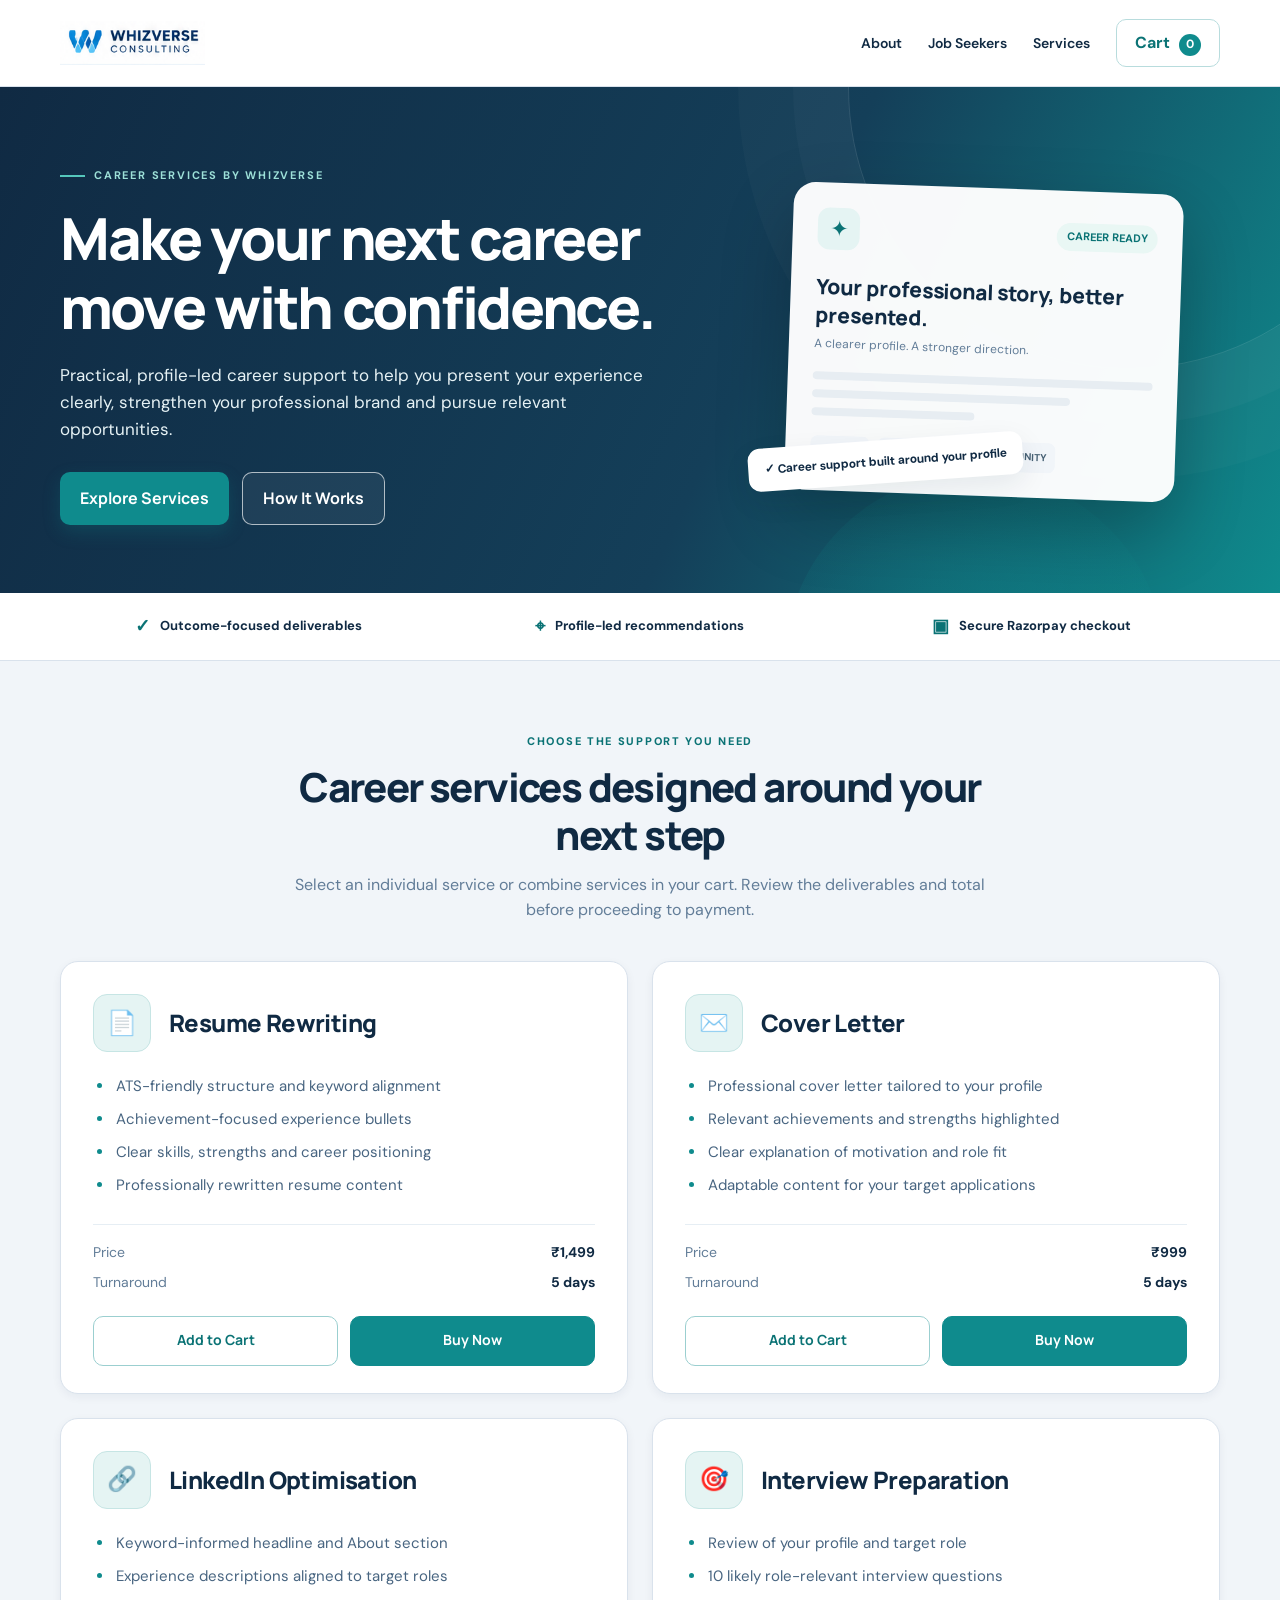
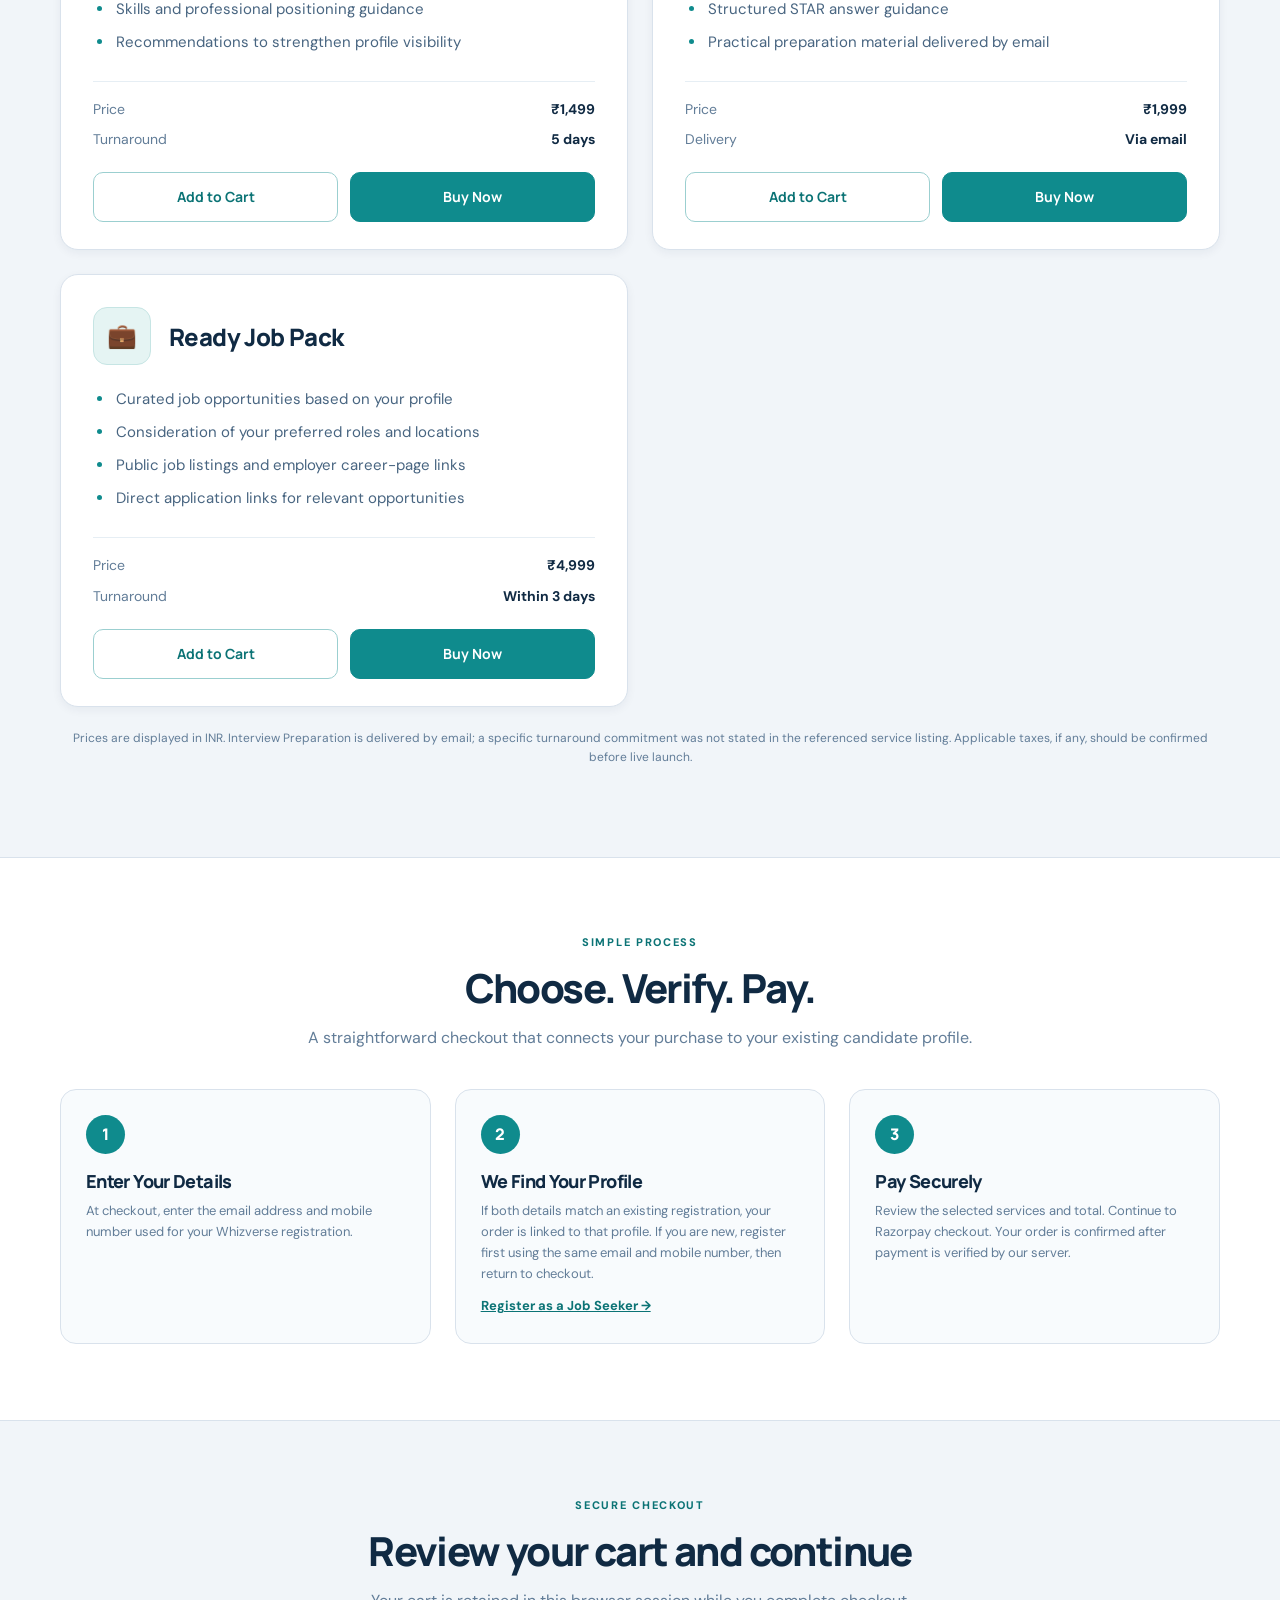
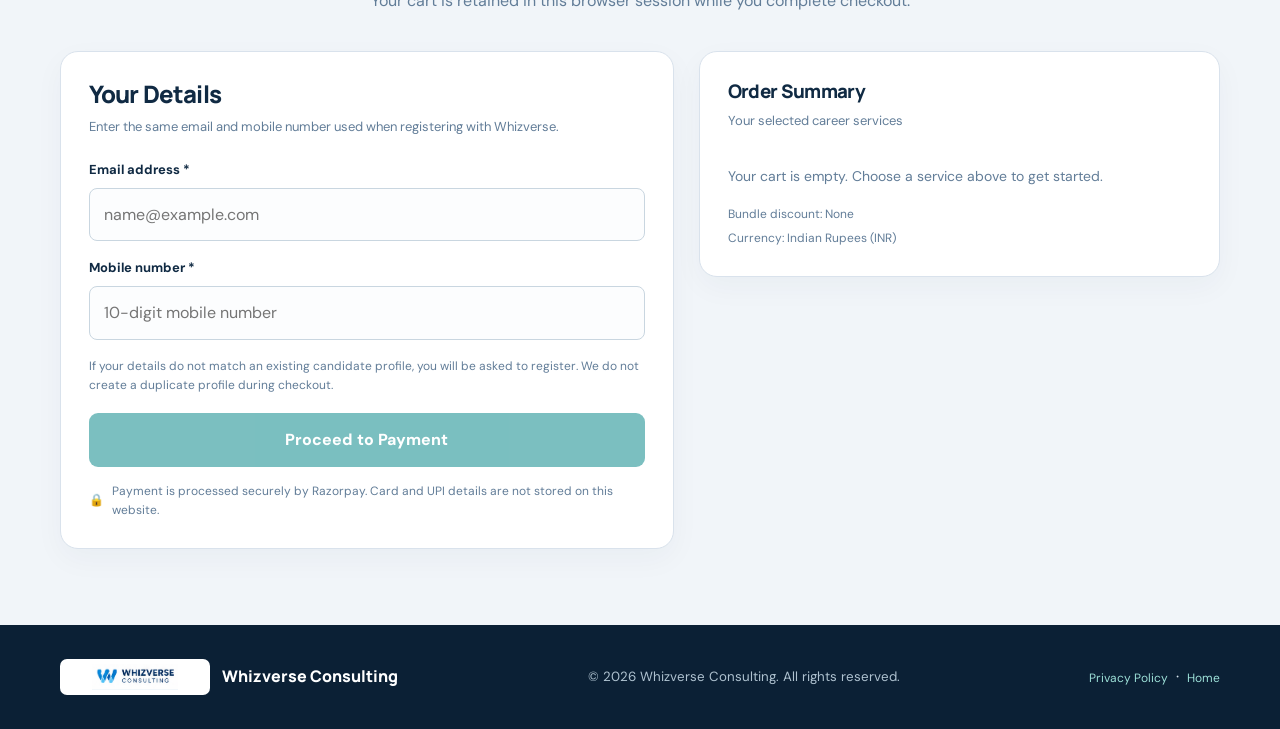
<file: career-services.html>
<!DOCTYPE html>
<html lang="en">
<head>
  <meta charset="UTF-8">
  <meta name="viewport" content="width=device-width, initial-scale=1.0">
  <meta name="description" content="Career services from Whizverse Consulting: resume rewriting, cover letters, LinkedIn optimisation, interview preparation and curated job packs.">
  <meta name="theme-color" content="#102A43">
  <title>Career Services | Whizverse Consulting</title>
  <link rel="preconnect" href="https://fonts.googleapis.com">
  <link rel="preconnect" href="https://fonts.gstatic.com" crossorigin>
  <link href="https://fonts.googleapis.com/css2?family=DM+Sans:wght@400;500;600;700&family=Manrope:wght@400;500;600;700;800&display=swap" rel="stylesheet">
  <style>
    :root {
      --navy: #102A43;
      --navy-deep: #0A1F33;
      --teal: #0F8B8D;
      --teal-dark: #087477;
      --teal-soft: #E6F5F3;
      --ink: #172B3A;
      --muted: #627587;
      --bg: #F1F5F9;
      --white: #FFFFFF;
      --border: #DCE5EC;
      --shadow: 0 18px 48px rgba(16, 42, 67, .09);
      --radius: 18px;
    }
    * { box-sizing: border-box; }
    html { scroll-behavior: smooth; }
    body { margin: 0; background: var(--bg); color: var(--ink); font-family: 'DM Sans', sans-serif; line-height: 1.6; }
    h1,h2,h3,h4 { font-family: 'Manrope', sans-serif; color: var(--navy); line-height: 1.2; margin-top: 0; }
    a { color: var(--teal-dark); }
    button,input { font: inherit; }
    button { cursor: pointer; }
    .container { width: min(1160px, calc(100% - 40px)); margin: 0 auto; }
    .site-header { background: rgba(255,255,255,.97); border-bottom: 1px solid var(--border); position: sticky; top: 0; z-index: 20; backdrop-filter: blur(12px); }
    .nav { min-height: 78px; display: flex; align-items: center; justify-content: space-between; gap: 24px; }
    .brand { display: inline-flex; align-items: center; gap: 12px; text-decoration: none; color: var(--navy); font-family: 'Manrope',sans-serif; font-weight: 800; letter-spacing: -.3px; }
    .brand img { width: auto; height: 48px; max-width: 210px; object-fit: contain; }
    .brand-fallback { display: none; font-size: 19px; }
    .nav-links { display: flex; align-items: center; gap: 25px; }
    .nav-links a { text-decoration: none; color: var(--navy); font-size: 14px; font-weight: 700; }
    .nav-links a:hover { color: var(--teal); }
    .nav-cart { border: 1px solid var(--border); border-radius: 999px; padding: 9px 15px; background: white; color: var(--navy); font-weight: 700; }
    .cart-count { display: inline-grid; place-items: center; background: var(--teal); color: white; border-radius: 50%; min-width: 22px; height: 22px; font-size: 12px; margin-left: 5px; }
    .hero { position: relative; overflow: hidden; color: white; background: linear-gradient(115deg, #0A1F33 0%, #102A43 56%, #0B646B 100%); padding: 82px 0 76px; }
    .hero::before { content: ''; position: absolute; width: 560px; height: 560px; border: 1px solid rgba(255,255,255,.12); border-radius: 50%; right: -130px; top: -280px; box-shadow: 0 0 0 55px rgba(255,255,255,.025), 0 0 0 110px rgba(255,255,255,.02); }
    .hero::after { content: ''; position: absolute; width: 380px; height: 380px; border-radius: 50%; background: radial-gradient(circle, rgba(15,139,141,.45), rgba(15,139,141,0)); right: 9%; bottom: -260px; }
    .hero-grid { position: relative; z-index: 1; display: grid; grid-template-columns: 1.15fr .85fr; gap: 50px; align-items: center; }
    .eyebrow { display: inline-flex; align-items: center; gap: 9px; text-transform: uppercase; letter-spacing: 1.8px; font-size: 11px; font-weight: 700; color: #9DE0D8; margin-bottom: 18px; }
    .eyebrow::before { content: ''; width: 25px; height: 2px; background: #55C7BC; }
    .hero h1 { color: white; font-size: clamp(36px, 5vw, 58px); letter-spacing: -2px; margin-bottom: 20px; max-width: 700px; }
    .hero p { color: #D6E4ED; font-size: 17px; max-width: 620px; margin: 0 0 28px; }
    .hero-actions { display: flex; gap: 13px; flex-wrap: wrap; }
    .btn { border: 0; border-radius: 9px; padding: 13px 20px; font-weight: 700; text-decoration: none; display: inline-flex; align-items: center; justify-content: center; transition: .2s ease; }
    .btn-primary { background: var(--teal); color: white; box-shadow: 0 8px 22px rgba(15,139,141,.25); }
    .btn-primary:hover { background: #12A0A1; transform: translateY(-1px); }
    .btn-outline { border: 1px solid rgba(255,255,255,.45); color: white; background: rgba(255,255,255,.06); }
    .hero-art { min-height: 315px; position: relative; display: grid; place-items: center; }
    .art-card { width: min(100%, 390px); background: rgba(255,255,255,.97); color: var(--navy); border-radius: 22px; padding: 25px; box-shadow: 0 28px 70px rgba(0,0,0,.24); transform: rotate(2deg); }
    .art-top { display: flex; justify-content: space-between; align-items: center; margin-bottom: 23px; }
    .art-mark { width: 42px; height: 42px; border-radius: 12px; display: grid; place-items: center; background: var(--teal-soft); color: var(--teal-dark); font-size: 22px; }
    .art-chip { border-radius: 999px; background: #E9F7F4; color: var(--teal-dark); padding: 5px 10px; font-size: 11px; font-weight: 700; }
    .art-title { font: 800 21px 'Manrope',sans-serif; margin-bottom: 6px; }
    .art-sub { font-size: 12px; color: var(--muted); margin-bottom: 18px; }
    .art-line { height: 8px; border-radius: 20px; background: #E7EDF2; margin: 10px 0; }
    .art-line.wide { width: 100%; }.art-line.mid { width: 76%; }.art-line.short { width: 48%; }
    .art-bottom { display: flex; gap: 8px; margin-top: 20px; }
    .art-pill { background: #F1F5F9; color: #476174; border-radius: 7px; padding: 7px 9px; font-size: 10px; font-weight: 700; }
    .floating-tag { position: absolute; bottom: 16px; left: 0; background: white; color: var(--navy); border-radius: 12px; padding: 12px 16px; font-size: 12px; font-weight: 700; box-shadow: var(--shadow); transform: rotate(-4deg); }
    .trust-strip { background: white; border-bottom: 1px solid var(--border); }
    .trust-items { display: grid; grid-template-columns: repeat(3,1fr); gap: 15px; padding: 19px 0; }
    .trust-item { display: flex; justify-content: center; align-items: center; gap: 10px; color: var(--navy); font-size: 13px; font-weight: 700; }
    .trust-icon { color: var(--teal); font-size: 18px; }
    .section { padding: 76px 0; }
    .section-heading { text-align: center; max-width: 720px; margin: 0 auto 38px; }
    .section-label { text-transform: uppercase; letter-spacing: 1.7px; font-size: 11px; font-weight: 800; color: var(--teal-dark); margin-bottom: 12px; }
    .section-heading h2 { font-size: clamp(28px, 3.5vw, 39px); letter-spacing: -1.1px; margin-bottom: 13px; }
    .section-heading p { color: var(--muted); margin: 0; }
    .service-grid { display: grid; grid-template-columns: repeat(3,1fr); gap: 20px; align-items: stretch; }
    .service-card { display: flex; flex-direction: column; background: white; border: 1px solid var(--border); border-radius: var(--radius); padding: 25px; box-shadow: 0 8px 26px rgba(16,42,67,.035); transition: .2s ease; }
    .service-card:hover { transform: translateY(-4px); box-shadow: var(--shadow); border-color: #B8DCD9; }
    .service-icon { width: 49px; height: 49px; display: grid; place-items: center; background: var(--teal-soft); border-radius: 14px; font-size: 23px; margin-bottom: 18px; }
    .service-card h3 { font-size: 20px; margin-bottom: 13px; }
    .service-card ul { padding-left: 19px; margin: 0 0 22px; color: var(--muted); font-size: 13px; flex: 1; }
    .service-card li { padding-left: 2px; margin-bottom: 9px; }
    .service-card li::marker { color: var(--teal); }
    .service-meta { border-top: 1px solid var(--border); padding-top: 14px; margin-top: auto; }
    .meta-row { display: flex; justify-content: space-between; gap: 12px; font-size: 13px; padding: 4px 0; }
    .meta-row span { color: var(--muted); }.meta-row strong { color: var(--navy); }
    .card-actions { display: grid; grid-template-columns: 1fr 1fr; gap: 9px; margin-top: 17px; }
    .add-btn,.buy-btn { border-radius: 8px; padding: 11px 9px; font-size: 12px; font-weight: 800; }
    .add-btn { background: white; border: 1px solid var(--teal); color: var(--teal-dark); }
    .add-btn:hover { background: var(--teal-soft); }
    .buy-btn { background: var(--navy); border: 1px solid var(--navy); color: white; }
    .buy-btn:hover { background: #1B4668; }
    .process-section { background: white; padding: 76px 0; border-top: 1px solid var(--border); border-bottom: 1px solid var(--border); }
    .process-grid { display: grid; grid-template-columns: repeat(3,1fr); gap: 24px; margin-top: 38px; }
    .process-step { padding: 25px; border: 1px solid var(--border); border-radius: 15px; background: #FBFDFE; }
    .step-number { width: 39px; height: 39px; display: grid; place-items: center; border-radius: 50%; background: var(--teal); color: white; font: 800 16px 'Manrope',sans-serif; margin-bottom: 17px; }
    .process-step h3 { font-size: 18px; margin-bottom: 9px; }
    .process-step p { color: var(--muted); font-size: 13px; margin: 0; }
    .process-step a { display: inline-block; margin-top: 12px; font-size: 13px; font-weight: 700; }
    .checkout-section { padding: 76px 0; }
    .checkout-layout { display: grid; grid-template-columns: 1fr .85fr; gap: 25px; align-items: start; }
    .checkout-card,.summary-card { background: white; border: 1px solid var(--border); border-radius: var(--radius); padding: 28px; box-shadow: 0 10px 30px rgba(16,42,67,.04); }
    .checkout-card h2,.summary-card h3 { margin-bottom: 8px; }
    .subtext { color: var(--muted); font-size: 13px; margin: 0 0 22px; }
    .field { margin-bottom: 17px; }
    .field label { display: block; color: var(--navy); font-size: 13px; font-weight: 700; margin-bottom: 7px; }
    .field input { width: 100%; border: 1px solid #C9D6E0; border-radius: 8px; padding: 13px 14px; outline: none; background: #FCFDFE; color: var(--ink); }
    .field input:focus { border-color: var(--teal); box-shadow: 0 0 0 3px rgba(15,139,141,.12); }
    .form-note { color: var(--muted); font-size: 12px; margin: 12px 0 18px; }
    .secure-note { display: flex; align-items: center; gap: 8px; color: var(--muted); font-size: 12px; margin-top: 15px; }
    .checkout-submit { width: 100%; border: 0; border-radius: 9px; background: var(--teal); color: white; padding: 14px 18px; font-weight: 800; }
    .checkout-submit:hover { background: var(--teal-dark); }
    .checkout-submit:disabled { opacity: .55; cursor: not-allowed; }
    .cart-empty { color: var(--muted); font-size: 14px; padding: 12px 0; }
    .cart-line { display: grid; grid-template-columns: 1fr auto; gap: 10px; padding: 13px 0; border-bottom: 1px solid var(--border); }
    .cart-name { color: var(--navy); font-size: 13px; font-weight: 700; }
    .cart-price { color: var(--muted); font-size: 12px; margin-top: 3px; }
    .cart-controls { display: flex; align-items: center; gap: 6px; }
    .qty-btn,.remove-btn { border: 1px solid var(--border); background: white; color: var(--navy); border-radius: 6px; min-width: 27px; height: 27px; font-weight: 700; }
    .remove-btn { padding: 0 7px; font-size: 11px; }
    .qty { min-width: 15px; text-align: center; font-size: 12px; font-weight: 700; }
    .cart-total { display: flex; justify-content: space-between; gap: 12px; padding: 19px 0 5px; color: var(--navy); font: 800 19px 'Manrope',sans-serif; }
    .cart-discount { color: var(--muted); font-size: 12px; margin-top: 5px; }
    .message { margin-top: 15px; padding: 13px 14px; border-radius: 9px; background: var(--teal-soft); color: var(--navy); font-size: 13px; overflow-wrap: anywhere; }
    .message[hidden] { display: none; }
    .message a { font-weight: 800; }
    .footer { background: var(--navy-deep); color: #D6E4ED; padding: 34px 0; }
    .footer-inner { display: flex; justify-content: space-between; align-items: center; gap: 20px; flex-wrap: wrap; }
    .footer-brand { display: flex; align-items: center; gap: 12px; color: white; font-family: 'Manrope',sans-serif; font-weight: 800; }
    .footer-brand img { max-height: 36px; max-width: 160px; object-fit: contain; filter: brightness(0) invert(1); }
    .footer small { color: #AFC2D0; }
    .footer a { color: #9DE0D8; text-decoration: none; font-size: 12px; }
    @media (max-width: 900px) {
      .hero-grid { grid-template-columns: 1fr .8fr; gap: 25px; }
      .service-grid { grid-template-columns: repeat(2,1fr); }
      .checkout-layout { grid-template-columns: 1fr; }
    }
    @media (max-width: 650px) {
      .container { width: min(100% - 30px, 560px); }
      .nav { min-height: 68px; }.brand img { height: 40px; max-width: 170px; }
      .nav-links a:not(.nav-cart) { display: none; }
      .hero { padding: 58px 0 52px; }.hero-grid { grid-template-columns: 1fr; }
      .hero h1 { font-size: 39px; letter-spacing: -1.4px; }.hero p { font-size: 15px; }
      .hero-art { min-height: 250px; }.art-card { max-width: 340px; }.floating-tag { left: 2px; bottom: 0; }
      .trust-items { grid-template-columns: 1fr; gap: 9px; }.trust-item { justify-content: flex-start; }
      .section,.process-section,.checkout-section { padding: 55px 0; }
      .service-grid,.process-grid { grid-template-columns: 1fr; }
      .service-card { padding: 22px; }
      .checkout-card,.summary-card { padding: 21px; }
      .footer-inner { align-items: flex-start; flex-direction: column; }
    }
  
    @import url('https://fonts.googleapis.com/css2?family=DM+Serif+Display&family=DM+Sans:wght@400;500;600;700&family=Manrope:wght@400;500;600;700;800&display=swap');
    :root {
      --navy:#252D3B; --navy-deep:#202938; --teal:#5D59B5; --teal-dark:#5551AA;
      --teal-soft:#ECEBFA; --ink:#30394A; --muted:#657084; --bg:#F8F8FB;
      --white:#FFFFFF; --border:#E7E7EF; --shadow:0 10px 28px rgba(35,42,58,.08);
      --radius:23px;
    }
    body{background:var(--bg);color:var(--ink)}
    h1,h2,h3,h4{font-family:'DM Serif Display',Georgia,serif;color:var(--navy);font-weight:400}
    .site-header{background:rgba(249,249,252,.97);border-bottom:1px solid #E9E9F0}
    .nav{min-height:88px;justify-content:flex-start;gap:34px}
    .brand{flex:0 0 auto;gap:15px;min-width:250px}
    .brand img{width:auto;height:54px;max-width:145px;object-fit:contain}
    .brand-name{display:inline;font:700 19px 'Manrope',sans-serif;color:#252D3B;white-space:nowrap}
    .brand-fallback{display:none}
    .nav-links{margin-left:auto;gap:27px}
    .nav-links a{color:#343D4E;font-size:14px}
    .nav-cart{border:1px solid #DAD9EF;color:#5551AA;background:#fff;border-radius:999px;padding:10px 18px}
    .cart-count{background:#5D59B5}
    .hero{background:linear-gradient(120deg,#292F43 0%,#464477 58%,#625DB8 100%);padding:72px 0 68px}
    .hero h1{font-family:'DM Serif Display',Georgia,serif;font-weight:400;letter-spacing:-.5px}
    .hero p{color:#E7E7F2}
    .btn{border-radius:999px}
    .btn-primary{background:#6863C3;box-shadow:0 8px 22px rgba(20,18,70,.2)}
    .btn-primary:hover{background:#7772D0}
    .btn-outline{border-color:rgba(255,255,255,.58)}
    .trust-strip{background:#fff}
    .trust-icon,.section-label{color:#5D59B5}
    .section{padding:72px 0}
    .section-heading h2{font-family:'DM Serif Display',Georgia,serif;font-size:clamp(31px,3.5vw,43px);letter-spacing:0}
    .service-grid{grid-template-columns:repeat(2,minmax(0,1fr));gap:24px}
    .service-card{padding:30px 32px 27px;border:1px solid #ECECF1;border-radius:24px;box-shadow:0 2px 5px rgba(30,36,50,.08)}
    .service-card:hover{transform:translateY(-3px);border-color:#D7D5F0;box-shadow:0 12px 30px rgba(35,42,58,.10)}
    .service-card-heading{display:flex;align-items:center;gap:18px;margin-bottom:20px;min-height:62px}
    .service-icon{width:60px;height:60px;flex:0 0 60px;display:grid;place-items:center;background:linear-gradient(135deg,#7772CF,#5551AA);color:white;border-radius:14px;font-size:25px;margin:0}
    .service-card h3{font-size:clamp(20px,2vw,25px);margin:0;line-height:1.25}
    .service-card ul{font-size:15px;color:#566176;margin:0 0 18px;padding-left:21px}
    .service-card li{margin-bottom:9px;padding-left:2px}
    .service-card li::marker{color:#625DB8}
    .service-meta{border-top:1px solid #ECECF2;padding-top:12px}
    .meta-row{font-size:14px}
    .meta-row strong{color:#30394A}
    .card-actions{gap:12px;margin-top:18px}
    .add-btn,.buy-btn{border-radius:15px;min-height:52px;font-size:14px}
    .add-btn{border:1px solid #D4D2EE;color:#5D59B5;background:#fff}
    .add-btn:hover{background:#F4F3FC}
    .buy-btn{background:#5D59B5;border-color:#5D59B5}
    .buy-btn:hover{background:#4F4BA5}
    .process-section{background:#fff}
    .step-number{background:#5D59B5}
    .process-step{border-radius:18px;background:#FBFBFE}
    .checkout-section{background:#F8F8FB}
    .checkout-card,.summary-card{border-radius:22px}
    .footer{background:#242B3A}
    .footer-brand img{display:block;width:150px;height:48px;max-width:100%;object-fit:contain;object-position:center;background:#fff;padding:5px 10px;border-radius:7px;filter:none}
    .footer-brand span{color:#fff}
    @media(max-width:760px){
      .nav{min-height:76px;gap:12px;flex-wrap:wrap;padding-top:10px;padding-bottom:10px}
      .brand{min-width:0;gap:9px}
      .brand img{height:42px;max-width:105px}
      .brand-name{font-size:15px}
      .nav-links{width:100%;margin-left:0;justify-content:space-between;gap:10px}
      .nav-links a{font-size:12px}
      .service-grid{grid-template-columns:1fr}
      .service-card{padding:23px}
      .service-card-heading{gap:14px}
      .service-icon{width:52px;height:52px;flex-basis:52px}
    }

  
    /* WHIZVERSE BRAND SYSTEM — navy, teal and light slate */
    :root {
      --navy: #102A43;
      --navy-deep: #0B2035;
      --teal: #0F8B8D;
      --teal-dark: #0B7375;
      --teal-soft: #E5F4F3;
      --ink: #243B53;
      --muted: #627D98;
      --bg: #F1F5F9;
      --white: #FFFFFF;
      --border: #D9E2EC;
      --shadow: 0 10px 28px rgba(16,42,67,.08);
      --radius: 18px;
    }

    body {
      background: var(--bg);
      color: var(--ink);
      font-family: 'DM Sans', Arial, sans-serif;
    }
    h1,h2,h3,h4 {
      font-family: 'Manrope', Arial, sans-serif;
      color: var(--navy);
      font-weight: 800;
      letter-spacing: -.035em;
    }
    .site-header {
      background: rgba(255,255,255,.97);
      border-bottom: 1px solid var(--border);
    }
    .nav { min-height: 86px; justify-content:flex-start; gap:30px; }
    .brand { flex:0 0 auto; gap:14px; min-width:250px; }
    .brand img { width:auto; height:52px; max-width:145px; object-fit:contain; }
    .brand-name {
      display:inline;
      font:800 19px 'Manrope',Arial,sans-serif;
      color:var(--navy);
      white-space:nowrap;
    }
    .brand-fallback { display:none; }
    .nav-links { margin-left:auto; gap:26px; }
    .nav-links a { color:var(--navy); font-weight:600; }
    .nav-cart {
      border:1px solid #B8DCDD;
      color:var(--teal-dark);
      background:#fff;
      border-radius:10px;
    }
    .cart-count { background:var(--teal); }

    .hero {
      background:linear-gradient(115deg,#102A43 0%,#143F59 58%,#0F8B8D 100%);
      padding:72px 0 68px;
    }
    .hero h1 {
      color:#fff;
      font-family:'Manrope',Arial,sans-serif;
      font-weight:800;
      letter-spacing:-.04em;
    }
    .hero p { color:#E6F2F5; }
    .btn { border-radius:10px; font-family:'Manrope',Arial,sans-serif; font-weight:700; }
    .btn-primary {
      background:var(--teal);
      border-color:var(--teal);
      box-shadow:0 7px 18px rgba(15,139,141,.22);
    }
    .btn-primary:hover { background:var(--teal-dark); }
    .btn-outline { border-color:rgba(255,255,255,.65); color:#fff; }
    .trust-strip { background:#fff; border-bottom:1px solid var(--border); }
    .trust-icon,.section-label { color:var(--teal-dark); }

    .section { padding:72px 0; }
    .section-heading h2 {
      font-family:'Manrope',Arial,sans-serif;
      color:var(--navy);
      font-size:clamp(30px,3.3vw,40px);
      font-weight:800;
      letter-spacing:-.04em;
    }
    .section-heading p { color:var(--muted); }

    .service-grid { grid-template-columns:repeat(2,minmax(0,1fr)); gap:24px; }
    .service-card {
      padding:30px 32px 27px;
      background:#fff;
      border:1px solid var(--border);
      border-radius:18px;
      box-shadow:0 3px 10px rgba(16,42,67,.055);
    }
    .service-card:hover {
      transform:translateY(-3px);
      border-color:#9BCFD0;
      box-shadow:0 12px 28px rgba(16,42,67,.10);
    }
    .service-card-heading {
      display:flex; align-items:center; gap:18px;
      margin-bottom:20px; min-height:62px;
    }
    .service-icon {
      width:58px; height:58px; flex:0 0 58px;
      display:grid; place-items:center;
      background:var(--teal-soft);
      color:var(--teal-dark);
      border:1px solid #C6E5E4;
      border-radius:14px;
      font-size:24px; margin:0;
    }
    .service-card h3 {
      font-family:'Manrope',Arial,sans-serif;
      color:var(--navy);
      font-size:clamp(19px,1.9vw,24px);
      font-weight:800;
      letter-spacing:-.025em;
      margin:0; line-height:1.3;
    }
    .service-card p { color:var(--muted); }
    .service-card ul { font-size:15px; color:#486581; margin:0 0 18px; padding-left:21px; }
    .service-card li { margin-bottom:9px; padding-left:2px; }
    .service-card li::marker { color:var(--teal); }
    .service-meta { border-top:1px solid #E6EEF4; padding-top:12px; }
    .meta-row { font-size:14px; color:var(--muted); }
    .meta-row strong { color:var(--navy); }
    .card-actions { gap:12px; margin-top:18px; }
    .add-btn,.buy-btn {
      border-radius:10px; min-height:50px; font-size:14px;
      font-family:'Manrope',Arial,sans-serif; font-weight:700;
    }
    .add-btn {
      border:1px solid #9BCFD0;
      color:var(--teal-dark);
      background:#fff;
    }
    .add-btn:hover { background:var(--teal-soft); }
    .buy-btn { background:var(--teal); border-color:var(--teal); color:#fff; }
    .buy-btn:hover { background:var(--teal-dark); }

    .process-section { background:#fff; }
    .step-number { background:var(--teal); }
    .process-step { border-radius:16px; background:#F8FBFD; border:1px solid var(--border); }
    .checkout-section { background:var(--bg); }
    .checkout-card,.summary-card {
      border-radius:18px; border:1px solid var(--border);
    }
    .footer { background:var(--navy-deep); }
    .footer-brand img {
      display:block; width:150px; height:48px; max-width:100%;
      object-fit:contain; object-position:center;
      background:#fff; padding:5px 10px; border-radius:7px; filter:none;
    }
    .footer-brand span { color:#fff; }

    @media(max-width:760px) {
      .nav { min-height:76px; gap:12px; flex-wrap:wrap; padding-top:10px; padding-bottom:10px; }
      .brand { min-width:0; gap:9px; }
      .brand img { height:42px; max-width:105px; }
      .brand-name { font-size:15px; }
      .nav-links { width:100%; margin-left:0; justify-content:space-between; gap:10px; }
      .nav-links a { font-size:12px; }
      .service-grid { grid-template-columns:1fr; }
      .service-card { padding:23px; }
      .service-card-heading { gap:14px; }
      .service-icon { width:52px; height:52px; flex-basis:52px; }
    }

  </style>
</head>
<body>
  <header class="site-header">
    <div class="container nav">
      <a class="brand" href="/" aria-label="Whizverse Consulting home">
        <img src="/logo.png" alt="Whizverse " onerror="this.style.display='none';this.nextElementSibling.style.display='inline'">
        <span class="brand-name"></span><span class="brand-fallback">Whizverse Consulting</span>
      </a>
      <nav class="nav-links" aria-label="Main navigation">
        <a href="/#about">About</a>
        <a href="/job-seekers">Job Seekers</a>
        <a href="#services">Services</a>
        <button class="nav-cart" type="button" id="cartNavButton">Cart <span class="cart-count" id="cartCount">0</span></button>
      </nav>
    </div>
  </header>

  <main>
    <section class="hero">
      <div class="container hero-grid">
        <div>
          <div class="eyebrow">Career Services by Whizverse</div>
          <h1>Make your next career move with confidence.</h1>
          <p>Practical, profile-led career support to help you present your experience clearly, strengthen your professional brand and pursue relevant opportunities.</p>
          <div class="hero-actions">
            <a class="btn btn-primary" href="#services">Explore Services</a>
            <a class="btn btn-outline" href="#process">How It Works</a>
          </div>
        </div>
        <div class="hero-art" aria-label="Career profile illustration">
          <div class="art-card">
            <div class="art-top"><div class="art-mark">✦</div><div class="art-chip">CAREER READY</div></div>
            <div class="art-title">Your professional story, better presented.</div>
            <div class="art-sub">A clearer profile. A stronger direction.</div>
            <div class="art-line wide"></div><div class="art-line mid"></div><div class="art-line short"></div>
            <div class="art-bottom"><span class="art-pill">PROFILE</span><span class="art-pill">POSITIONING</span><span class="art-pill">OPPORTUNITY</span></div>
          </div>
          <div class="floating-tag">✓ Career support built around your profile</div>
        </div>
      </div>
    </section>

    <section class="trust-strip" aria-label="Service highlights">
      <div class="container trust-items">
        <div class="trust-item"><span class="trust-icon">✓</span> Outcome-focused deliverables</div>
        <div class="trust-item"><span class="trust-icon">⌖</span> Profile-led recommendations</div>
        <div class="trust-item"><span class="trust-icon">▣</span> Secure Razorpay checkout</div>
      </div>
    </section>

    <section class="section" id="services">
      <div class="container">
        <div class="section-heading">
          <div class="section-label">Choose the support you need</div>
          <h2>Career services designed around your next step</h2>
          <p>Select an individual service or combine services in your cart. Review the deliverables and total before proceeding to payment.</p>
        </div>

        <div class="service-grid">
          <article class="service-card">
            <div class="service-card-heading"><div class="service-icon">📄</div><h3>Resume Rewriting</h3></div>
            <ul>
              <li>ATS-friendly structure and keyword alignment</li>
              <li>Achievement-focused experience bullets</li>
              <li>Clear skills, strengths and career positioning</li>
              <li>Professionally rewritten resume content</li>
            </ul>
            <div class="service-meta"><div class="meta-row"><span>Price</span><strong>₹1,499</strong></div><div class="meta-row"><span>Turnaround</span><strong>5 days</strong></div></div>
            <div class="card-actions"><button class="add-btn" type="button" data-add="resume_rewriting">Add to Cart</button><button class="buy-btn" type="button" data-buy="resume_rewriting">Buy Now</button></div>
          </article>

          <article class="service-card">
            <div class="service-card-heading"><div class="service-icon">✉️</div><h3>Cover Letter</h3></div>
            <ul>
              <li>Professional cover letter tailored to your profile</li>
              <li>Relevant achievements and strengths highlighted</li>
              <li>Clear explanation of motivation and role fit</li>
              <li>Adaptable content for your target applications</li>
            </ul>
            <div class="service-meta"><div class="meta-row"><span>Price</span><strong>₹999</strong></div><div class="meta-row"><span>Turnaround</span><strong>5 days</strong></div></div>
            <div class="card-actions"><button class="add-btn" type="button" data-add="cover_letter">Add to Cart</button><button class="buy-btn" type="button" data-buy="cover_letter">Buy Now</button></div>
          </article>

          <article class="service-card">
            <div class="service-card-heading"><div class="service-icon">🔗</div><h3>LinkedIn Optimisation</h3></div>
            <ul>
              <li>Keyword-informed headline and About section</li>
              <li>Experience descriptions aligned to target roles</li>
              <li>Skills and professional positioning guidance</li>
              <li>Recommendations to strengthen profile visibility</li>
            </ul>
            <div class="service-meta"><div class="meta-row"><span>Price</span><strong>₹1,499</strong></div><div class="meta-row"><span>Turnaround</span><strong>5 days</strong></div></div>
            <div class="card-actions"><button class="add-btn" type="button" data-add="linkedin_optimisation">Add to Cart</button><button class="buy-btn" type="button" data-buy="linkedin_optimisation">Buy Now</button></div>
          </article>

          <article class="service-card">
            <div class="service-card-heading"><div class="service-icon">🎯</div><h3>Interview Preparation</h3></div>
            <ul>
              <li>Review of your profile and target role</li>
              <li>10 likely role-relevant interview questions</li>
              <li>Structured STAR answer guidance</li>
              <li>Practical preparation material delivered by email</li>
            </ul>
            <div class="service-meta"><div class="meta-row"><span>Price</span><strong>₹1,999</strong></div><div class="meta-row"><span>Delivery</span><strong>Via email</strong></div></div>
            <div class="card-actions"><button class="add-btn" type="button" data-add="interview_preparation">Add to Cart</button><button class="buy-btn" type="button" data-buy="interview_preparation">Buy Now</button></div>
          </article>

          <article class="service-card">
            <div class="service-card-heading"><div class="service-icon">💼</div><h3>Ready Job Pack</h3></div>
            <ul>
              <li>Curated job opportunities based on your profile</li>
              <li>Consideration of your preferred roles and locations</li>
              <li>Public job listings and employer career-page links</li>
              <li>Direct application links for relevant opportunities</li>
            </ul>
            <div class="service-meta"><div class="meta-row"><span>Price</span><strong>₹4,999</strong></div><div class="meta-row"><span>Turnaround</span><strong>Within 3 days</strong></div></div>
            <div class="card-actions"><button class="add-btn" type="button" data-add="ready_job_pack">Add to Cart</button><button class="buy-btn" type="button" data-buy="ready_job_pack">Buy Now</button></div>
          </article>
        </div>
        <p class="form-note" style="text-align:center;margin-top:22px">Prices are displayed in INR. Interview Preparation is delivered by email; a specific turnaround commitment was not stated in the referenced service listing. Applicable taxes, if any, should be confirmed before live launch.</p>
      </div>
    </section>

    <section class="process-section" id="process">
      <div class="container">
        <div class="section-heading">
          <div class="section-label">Simple Process</div>
          <h2>Choose. Verify. Pay.</h2>
          <p>A straightforward checkout that connects your purchase to your existing candidate profile.</p>
        </div>
        <div class="process-grid">
          <div class="process-step"><div class="step-number">1</div><h3>Enter Your Details</h3><p>At checkout, enter the email address and mobile number used for your Whizverse registration.</p></div>
          <div class="process-step"><div class="step-number">2</div><h3>We Find Your Profile</h3><p>If both details match an existing registration, your order is linked to that profile. If you are new, register first using the same email and mobile number, then return to checkout.</p><a href="/job-seekers">Register as a Job Seeker →</a></div>
          <div class="process-step"><div class="step-number">3</div><h3>Pay Securely</h3><p>Review the selected services and total. Continue to Razorpay checkout. Your order is confirmed after payment is verified by our server.</p></div>
        </div>
      </div>
    </section>

    <section class="checkout-section" id="checkout">
      <div class="container">
        <div class="section-heading">
          <div class="section-label">Secure Checkout</div>
          <h2>Review your cart and continue</h2>
          <p>Your cart is retained in this browser session while you complete checkout.</p>
        </div>
        <div class="checkout-layout">
          <div class="checkout-card">
            <h2>Your Details</h2>
            <p class="subtext">Enter the same email and mobile number used when registering with Whizverse.</p>
            <div class="field"><label for="checkoutEmail">Email address *</label><input id="checkoutEmail" type="email" autocomplete="email" placeholder="name@example.com" required></div>
            <div class="field"><label for="checkoutPhone">Mobile number *</label><input id="checkoutPhone" type="tel" inputmode="tel" autocomplete="tel" maxlength="16" placeholder="10-digit mobile number" required></div>
            <p class="form-note">If your details do not match an existing candidate profile, you will be asked to register. We do not create a duplicate profile during checkout.</p>
            <button class="checkout-submit" id="checkoutButton" type="button" disabled>Proceed to Payment</button>
            <div class="secure-note"><span>🔒</span> Payment is processed securely by Razorpay. Card and UPI details are not stored on this website.</div>
            <div class="message" id="checkoutMessage" role="status" aria-live="polite" hidden></div>
          </div>
          <aside class="summary-card">
            <h3>Order Summary</h3>
            <p class="subtext">Your selected career services</p>
            <div id="cartItems"><div class="cart-empty">Your cart is empty. Choose a service above to get started.</div></div>
            <div class="cart-discount">Bundle discount: None</div>
            <div class="cart-discount">Currency: Indian Rupees (INR)</div>
          </aside>
        </div>
      </div>
    </section>
  </main>

  <footer class="footer">
    <div class="container footer-inner">
      <div class="footer-brand"><img src="/logo.png" alt="" onerror="this.style.display='none'"><span>Whizverse Consulting</span></div>
      <small>© <span id="currentYear"></span> Whizverse Consulting. All rights reserved.</small>
      <div><a href="/privacy-policy">Privacy Policy</a> &nbsp;·&nbsp; <a href="/">Home</a></div>
    </div>
  </footer>

  <script src="https://checkout.razorpay.com/v1/checkout.js"></script>
  <script>
    'use strict';
    const SERVICE_CATALOG = {
      resume_rewriting: { name: 'Resume Rewriting', price: 1499 },
      cover_letter: { name: 'Cover Letter', price: 999 },
      linkedin_optimisation: { name: 'LinkedIn Optimisation', price: 1499 },
      interview_preparation: { name: 'Interview Preparation', price: 1999 },
      ready_job_pack: { name: 'Ready Job Pack', price: 4999 }
    };
    const CART_KEY = 'wz_career_services_cart';
    let cart = {};
    try {
      const saved = JSON.parse(sessionStorage.getItem(CART_KEY) || '{}');
      if (saved && typeof saved === 'object' && !Array.isArray(saved)) {
        for (const [id, quantity] of Object.entries(saved)) {
          if (SERVICE_CATALOG[id] && Number.isInteger(quantity) && quantity > 0 && quantity <= 5) cart[id] = quantity;
        }
      }
    } catch (_) { cart = {}; }

    const cartItemsEl = document.getElementById('cartItems');
    const cartCountEl = document.getElementById('cartCount');
    const checkoutButton = document.getElementById('checkoutButton');
    const checkoutMessage = document.getElementById('checkoutMessage');

    function saveCart() {
      try { sessionStorage.setItem(CART_KEY, JSON.stringify(cart)); } catch (_) { /* Cart remains usable for this page view. */ }
    }
    function money(amount) {
      return new Intl.NumberFormat('en-IN', { style: 'currency', currency: 'INR', maximumFractionDigits: 0 }).format(amount);
    }
    function totalAmount() {
      return Object.entries(cart).reduce((sum, [id, qty]) => sum + (SERVICE_CATALOG[id] ? SERVICE_CATALOG[id].price * qty : 0), 0);
    }
    function totalQuantity() {
      return Object.values(cart).reduce((sum, qty) => sum + qty, 0);
    }
    function showMessage(message, showRegistrationLink = false) {
      checkoutMessage.hidden = false;
      checkoutMessage.replaceChildren(document.createTextNode(message));
      if (showRegistrationLink) {
        checkoutMessage.appendChild(document.createElement('br'));
        const link = document.createElement('a');
        link.href = '/job-seekers';
        link.textContent = 'Register as a Job Seeker';
        checkoutMessage.appendChild(link);
        checkoutMessage.appendChild(document.createTextNode(' using the same email and mobile number, then return to checkout.'));
      }
    }
    function renderCart() {
      cartItemsEl.replaceChildren();
      const entries = Object.entries(cart).filter(([id, qty]) => SERVICE_CATALOG[id] && Number.isInteger(qty) && qty >= 1 && qty <= 5);
      cartCountEl.textContent = String(totalQuantity());
      if (!entries.length) {
        cart = {};
        const empty = document.createElement('div');
        empty.className = 'cart-empty';
        empty.textContent = 'Your cart is empty. Choose a service above to get started.';
        cartItemsEl.appendChild(empty);
        checkoutButton.disabled = true;
        saveCart();
        return;
      }
      checkoutButton.disabled = false;
      entries.forEach(([id, qty]) => {
        const service = SERVICE_CATALOG[id];
        const line = document.createElement('div');
        line.className = 'cart-line';
        const detail = document.createElement('div');
        const name = document.createElement('div');
        name.className = 'cart-name';
        name.textContent = service.name;
        const price = document.createElement('div');
        price.className = 'cart-price';
        price.textContent = `${qty} × ${money(service.price)} = ${money(qty * service.price)}`;
        detail.append(name, price);
        const controls = document.createElement('div');
        controls.className = 'cart-controls';
        const minus = document.createElement('button');
        minus.type = 'button'; minus.className = 'qty-btn'; minus.textContent = '−';
        minus.setAttribute('aria-label', `Remove one ${service.name}`);
        minus.addEventListener('click', () => changeQuantity(id, -1));
        const count = document.createElement('span'); count.className = 'qty'; count.textContent = String(qty);
        const plus = document.createElement('button');
        plus.type = 'button'; plus.className = 'qty-btn'; plus.textContent = '+';
        plus.setAttribute('aria-label', `Add one ${service.name}`);
        plus.disabled = qty >= 5;
        plus.addEventListener('click', () => changeQuantity(id, 1));
        const remove = document.createElement('button');
        remove.type = 'button'; remove.className = 'remove-btn'; remove.textContent = 'Remove';
        remove.addEventListener('click', () => { delete cart[id]; saveCart(); renderCart(); });
        controls.append(minus, count, plus, remove);
        line.append(detail, controls);
        cartItemsEl.appendChild(line);
      });
      const total = document.createElement('div');
      total.className = 'cart-total';
      const label = document.createElement('span'); label.textContent = 'Total payable';
      const amount = document.createElement('span'); amount.textContent = money(totalAmount());
      total.append(label, amount);
      cartItemsEl.appendChild(total);
    }
    function changeQuantity(id, delta) {
      const next = (cart[id] || 0) + delta;
      if (next < 1) delete cart[id];
      else if (next <= 5) cart[id] = next;
      saveCart(); renderCart();
    }
    function addService(id) {
      if (!SERVICE_CATALOG[id]) return;
      if ((cart[id] || 0) >= 5) { showMessage('Maximum quantity for each service is five.'); return; }
      cart[id] = (cart[id] || 0) + 1;
      saveCart(); renderCart();
      showMessage(`${SERVICE_CATALOG[id].name} added to your cart.`);
    }
    function buyNow(id) {
      if (!SERVICE_CATALOG[id]) return;
      cart = { [id]: 1 };
      saveCart(); renderCart();
      document.getElementById('checkout').scrollIntoView({ behavior: 'smooth' });
      const email = document.getElementById('checkoutEmail').value.trim();
      const phone = document.getElementById('checkoutPhone').value.trim();
      if (email && phone) startCheckout();
      else showMessage('This service is selected. Enter your email and mobile number to continue.');
    }
    document.querySelectorAll('[data-add]').forEach(button => button.addEventListener('click', () => addService(button.dataset.add)));
    document.querySelectorAll('[data-buy]').forEach(button => button.addEventListener('click', () => buyNow(button.dataset.buy)));
    document.getElementById('cartNavButton').addEventListener('click', () => document.getElementById('checkout').scrollIntoView({ behavior: 'smooth' }));
    checkoutButton.addEventListener('click', startCheckout);

    async function startCheckout() {
      if (checkoutButton.disabled) return;
      const email = document.getElementById('checkoutEmail').value.trim();
      const phone = document.getElementById('checkoutPhone').value.trim();
      if (!/^[^\s@]+@[^\s@]+\.[^\s@]+$/.test(email)) { showMessage('Please enter a valid email address.'); return; }
      if (phone.replace(/\D/g, '').length < 10) { showMessage('Please enter a valid mobile number.'); return; }
      if (!Object.keys(cart).length) { showMessage('Please add at least one service to your cart.'); return; }
      if (typeof window.Razorpay !== 'function') { showMessage('Razorpay checkout did not load. Refresh the page and try again.'); return; }
      checkoutButton.disabled = true;
      showMessage('Checking your profile and creating your secure payment order...');
      try {
        const items = Object.entries(cart).map(([id, quantity]) => ({ id, quantity }));
        const orderResponse = await fetch('/api/career-services/create-order', {
          method: 'POST',
          headers: { 'Content-Type': 'application/json' },
          credentials: 'same-origin',
          body: JSON.stringify({ email, phone, items })
        });
        const order = await orderResponse.json();
        if (orderResponse.status === 409 && order.error === 'registration_required') {
          checkoutButton.disabled = false;
          showMessage('We could not match both details to an existing registered profile.', true);
          return;
        }
        if (!orderResponse.ok || !order.success) throw new Error(order.error || 'Could not create your payment order.');
        if (!order.keyId || !order.orderId || !Number.isSafeInteger(order.amount)) throw new Error('The payment order response was incomplete.');
        showMessage('Opening Razorpay secure checkout...');
        const razorpay = new window.Razorpay({
          key: order.keyId,
          amount: order.amount,
          currency: order.currency,
          name: 'Whizverse Consulting',
          description: 'Career Services Order',
          order_id: order.orderId,
          prefill: { name: order.name, email: order.email, contact: order.phone },
          theme: { color: '#0F8B8D' },
          modal: { ondismiss: () => { checkoutButton.disabled = false; showMessage('Checkout closed. Your cart is still available.'); } },
          handler: async function(payment) {
            checkoutButton.disabled = true;
            showMessage('Payment submitted. Verifying payment securely...');
            try {
              const verifyResponse = await fetch('/api/career-services/verify-payment', {
                method: 'POST',
                headers: { 'Content-Type': 'application/json' },
                credentials: 'same-origin',
                body: JSON.stringify({
                  razorpay_order_id: payment.razorpay_order_id,
                  razorpay_payment_id: payment.razorpay_payment_id,
                  razorpay_signature: payment.razorpay_signature
                })
              });
              const result = await verifyResponse.json();
              if (verifyResponse.ok && result.success && result.status === 'paid') {
                cart = {}; saveCart(); renderCart();
                showMessage('Payment verified successfully. Your order is confirmed. Please retain your Razorpay payment reference.');
              } else {
                showMessage('Payment is not yet confirmed. Please do not pay again immediately. If money was debited, contact Whizverse support with your Razorpay payment reference.');
              }
            } catch (_) {
              showMessage('We could not confirm payment from this browser. If money was debited, please contact Whizverse support with your Razorpay payment reference.');
            } finally { checkoutButton.disabled = !Object.keys(cart).length; }
          }
        });
        razorpay.on('payment.failed', function() {
          checkoutButton.disabled = false;
          showMessage('Payment was not completed. Your cart is still available; you may retry when ready.');
        });
        razorpay.open();
      } catch (error) {
        showMessage(error.message || 'Checkout could not start. Please try again.');
        checkoutButton.disabled = !Object.keys(cart).length;
      }
    }
    document.getElementById('currentYear').textContent = new Date().getFullYear();
    renderCart();
  </script>
  <!-- Cloudflare Web Analytics --><script type='module' src='https://static.cloudflareinsights.com/beacon.min.js' data-cf-beacon='{"token": "70a1702ef7cc426483fc60727b87cd1c"}'></script><!-- End Cloudflare Web Analytics -->
</body>
</html>
</file>
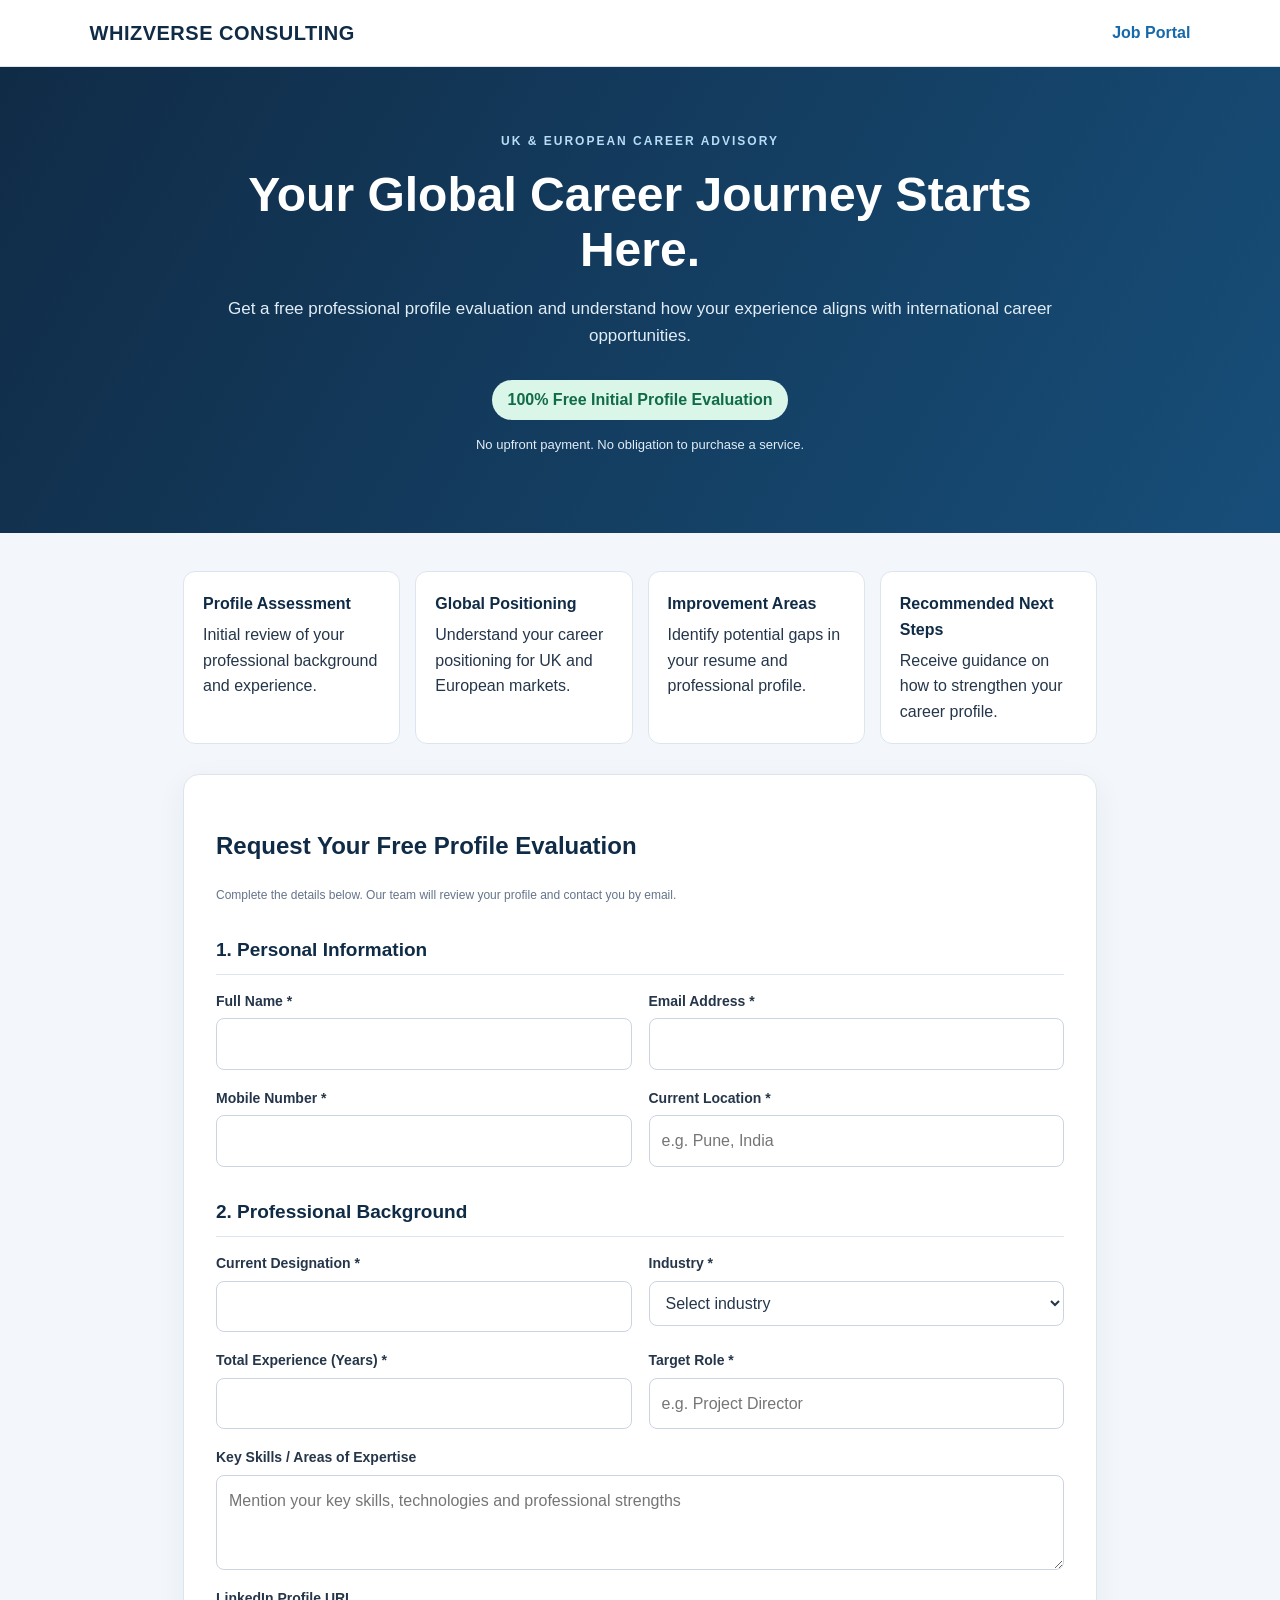
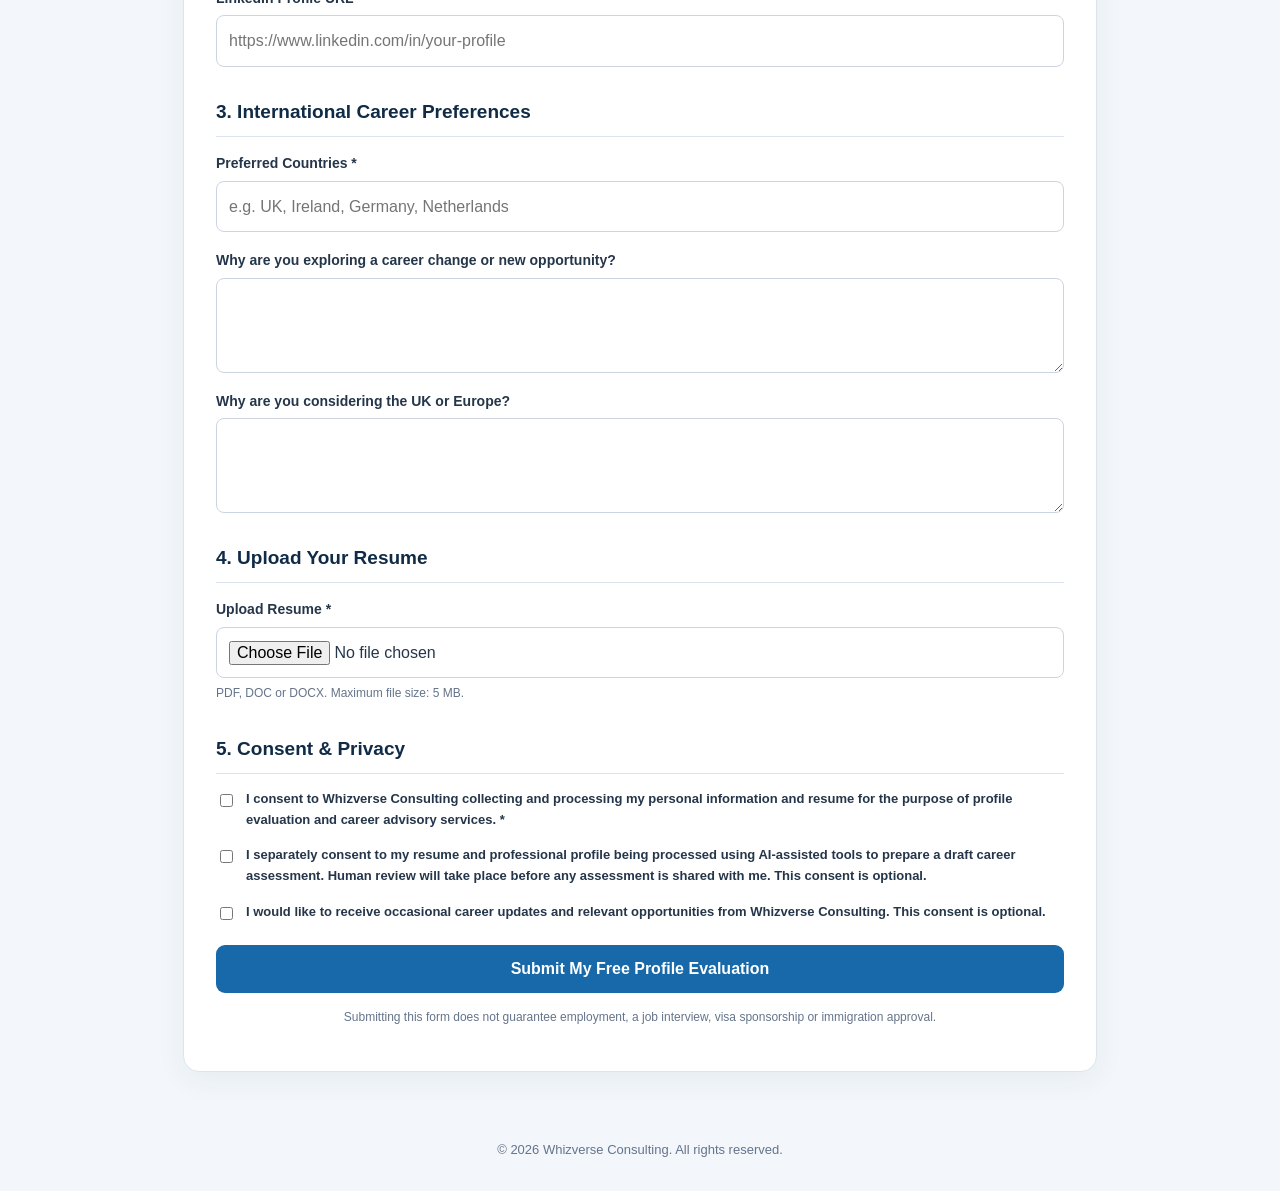
<file: free-profile-evaluation.html>
<!DOCTYPE html>
<html lang="en">
<head>
  <meta charset="UTF-8">
  <meta name="viewport" content="width=device-width, initial-scale=1.0">
  <meta name="description" content="Get a free professional profile evaluation for UK and European career opportunities with Whizverse Consulting.">
  <title>Free Profile Evaluation | Whizverse Consulting</title>
  <style>
    :root {
      --navy: #102b46;
      --blue: #1769aa;
      --light: #f3f7fb;
      --text: #25364a;
      --muted: #64748b;
      --border: #dce5ee;
      --green: #16865b;
    }

    * { box-sizing: border-box; }

    body {
      margin: 0;
      font-family: Arial, sans-serif;
      color: var(--text);
      background: var(--light);
      line-height: 1.6;
    }

    .topbar {
      background: white;
      padding: 17px 7%;
      display: flex;
      justify-content: space-between;
      align-items: center;
      border-bottom: 1px solid var(--border);
    }

    .brand {
      color: var(--navy);
      font-size: 20px;
      font-weight: 800;
      letter-spacing: .5px;
    }

    .topbar a {
      color: var(--blue);
      text-decoration: none;
      font-weight: 600;
    }

    .hero {
      background: linear-gradient(120deg, #102b46, #174e79);
      color: white;
      padding: 65px 20px;
      text-align: center;
    }

    .hero-content {
      max-width: 850px;
      margin: auto;
    }

    .eyebrow {
      color: #b8dcf6;
      text-transform: uppercase;
      letter-spacing: 2px;
      font-size: 12px;
      font-weight: 700;
    }

    h1 {
      font-size: clamp(32px, 5vw, 48px);
      line-height: 1.15;
      margin: 16px 0;
    }

    .hero p {
      color: #e1edf7;
      font-size: 17px;
    }

    .free-label {
      display: inline-block;
      background: #d9f6e9;
      color: #126b48;
      padding: 7px 16px;
      border-radius: 30px;
      font-weight: 700;
      margin-top: 14px;
    }

    .container {
      max-width: 950px;
      margin: 38px auto;
      padding: 0 18px;
    }

    .benefits {
      display: grid;
      grid-template-columns: repeat(auto-fit, minmax(190px, 1fr));
      gap: 15px;
      margin-bottom: 30px;
    }

    .benefit {
      background: white;
      padding: 19px;
      border: 1px solid var(--border);
      border-radius: 12px;
    }

    .benefit strong {
      display: block;
      color: var(--navy);
      margin-bottom: 5px;
    }

    .form-card {
      background: white;
      padding: 32px;
      border-radius: 16px;
      border: 1px solid var(--border);
      box-shadow: 0 8px 30px rgba(16,43,70,.06);
    }

    h2 { color: var(--navy); }

    .section-title {
      color: var(--navy);
      font-size: 19px;
      margin: 30px 0 15px;
      padding-bottom: 9px;
      border-bottom: 1px solid var(--border);
    }

    .grid {
      display: grid;
      grid-template-columns: repeat(2, minmax(0, 1fr));
      gap: 17px;
    }

    .field {
      display: flex;
      flex-direction: column;
      gap: 6px;
    }

    .full { grid-column: 1 / -1; }

    label {
      font-weight: 600;
      font-size: 14px;
    }

    input, select, textarea {
      width: 100%;
      padding: 12px;
      border: 1px solid #cbd5e1;
      border-radius: 8px;
      font: inherit;
      background: white;
      color: var(--text);
    }

    input:focus, select:focus, textarea:focus {
      outline: 2px solid #b9d9f3;
      border-color: var(--blue);
    }

    textarea {
      min-height: 95px;
      resize: vertical;
    }

    .hint {
      color: var(--muted);
      font-size: 12px;
    }

    .consent {
      display: flex;
      align-items: flex-start;
      gap: 10px;
      margin: 15px 0;
      font-size: 13px;
      color: var(--text);
    }

    .consent input {
      width: auto;
      margin-top: 5px;
    }

    .submit {
      display: block;
      width: 100%;
      border: 0;
      background: var(--blue);
      color: white;
      font-size: 16px;
      font-weight: 700;
      padding: 15px;
      border-radius: 9px;
      cursor: pointer;
      margin-top: 22px;
    }

    .submit:hover { background: var(--navy); }
    .submit:disabled { opacity: .6; cursor: wait; }

    #message {
      display: none;
      padding: 15px;
      border-radius: 8px;
      margin-top: 18px;
      font-weight: 600;
    }

    .success {
      display: block !important;
      background: #e1f5e9;
      color: #126b48;
    }

    .error {
      display: block !important;
      background: #feecec;
      color: #a52b2b;
    }

    footer {
      text-align: center;
      padding: 30px 15px;
      color: var(--muted);
      font-size: 13px;
    }

    @media(max-width: 650px) {
      .grid { grid-template-columns: 1fr; }
      .form-card { padding: 21px; }
      .topbar { padding: 15px 5%; }
    }
  </style>
</head>
<body>

<header class="topbar">
  <div class="brand">WHIZVERSE CONSULTING</div>
  <a href="job-seekers.html">Job Portal</a>
</header>

<section class="hero">
  <div class="hero-content">
    <div class="eyebrow">UK & European Career Advisory</div>
    <h1>Your Global Career Journey Starts Here.</h1>
    <p>
      Get a free professional profile evaluation and understand
      how your experience aligns with international career opportunities.
    </p>
    <div class="free-label">100% Free Initial Profile Evaluation</div>
    <p style="font-size:13px;margin-top:15px">
      No upfront payment. No obligation to purchase a service.
    </p>
  </div>
</section>

<main class="container">

  <section class="benefits">
    <div class="benefit">
      <strong>Profile Assessment</strong>
      Initial review of your professional background and experience.
    </div>
    <div class="benefit">
      <strong>Global Positioning</strong>
      Understand your career positioning for UK and European markets.
    </div>
    <div class="benefit">
      <strong>Improvement Areas</strong>
      Identify potential gaps in your resume and professional profile.
    </div>
    <div class="benefit">
      <strong>Recommended Next Steps</strong>
      Receive guidance on how to strengthen your career profile.
    </div>
  </section>

  <section class="form-card">
    <h2>Request Your Free Profile Evaluation</h2>
    <p class="hint">
      Complete the details below. Our team will review your profile
      and contact you by email.
    </p>

    <form id="evaluationForm" enctype="multipart/form-data">

      <input type="hidden" name="candidateType" value="career_advisory">
      <input type="hidden" name="leadSource" value="website">
      <input type="hidden" name="campaignName" value="free-profile-evaluation">
      <input type="hidden" name="privacyVersion" value="v1">

      <h3 class="section-title">1. Personal Information</h3>

      <div class="grid">
        <div class="field">
          <label for="fullName">Full Name *</label>
          <input id="fullName" name="fullName" required maxlength="120" autocomplete="name">
        </div>

        <div class="field">
          <label for="email">Email Address *</label>
          <input id="email" name="email" type="email" required maxlength="254" autocomplete="email">
        </div>

        <div class="field">
          <label for="phone">Mobile Number *</label>
          <input id="phone" name="phone" type="tel" required maxlength="30" autocomplete="tel">
        </div>

        <div class="field">
          <label for="currentLocation">Current Location *</label>
          <input id="currentLocation" name="currentLocation" required maxlength="120" placeholder="e.g. Pune, India">
        </div>
      </div>

      <h3 class="section-title">2. Professional Background</h3>

      <div class="grid">
        <div class="field">
          <label for="currentDesignation">Current Designation *</label>
          <input id="currentDesignation" name="currentDesignation" required maxlength="120">
        </div>

        <div class="field">
          <label for="industry">Industry *</label>
          <select id="industry" name="industry" required>
            <option value="">Select industry</option>
            <option>Banking & Financial Services</option>
            <option>Insurance</option>
            <option>Information Technology</option>
            <option>Consulting</option>
            <option>Healthcare</option>
            <option>Engineering & Manufacturing</option>
            <option>Education</option>
            <option>Other</option>
          </select>
        </div>

        <div class="field">
          <label for="experienceYears">Total Experience (Years) *</label>
          <input id="experienceYears" name="experienceYears" type="number" min="0" max="60" step="1" required>
        </div>

        <div class="field">
          <label for="targetRole">Target Role *</label>
          <input id="targetRole" name="targetRole" required maxlength="120" placeholder="e.g. Project Director">
        </div>

        <div class="field full">
          <label for="skills">Key Skills / Areas of Expertise</label>
          <textarea id="skills" name="skills" maxlength="1000" placeholder="Mention your key skills, technologies and professional strengths"></textarea>
        </div>

        <div class="field full">
          <label for="linkedinUrl">LinkedIn Profile URL</label>
          <input id="linkedinUrl" name="linkedinUrl" type="url" maxlength="300" placeholder="https://www.linkedin.com/in/your-profile">
        </div>
      </div>

      <h3 class="section-title">3. International Career Preferences</h3>

      <div class="grid">
        <div class="field full">
          <label for="preferredCountries">Preferred Countries *</label>
          <input id="preferredCountries" name="preferredCountries" required maxlength="500" placeholder="e.g. UK, Ireland, Germany, Netherlands">
        </div>

        <div class="field full">
          <label for="careerReason">Why are you exploring a career change or new opportunity?</label>
          <textarea id="careerReason" name="careerReason" maxlength="1000"></textarea>
        </div>

        <div class="field full">
          <label for="ukEuropeReason">Why are you considering the UK or Europe?</label>
          <textarea id="ukEuropeReason" name="ukEuropeReason" maxlength="1000"></textarea>
        </div>
      </div>

      <h3 class="section-title">4. Upload Your Resume</h3>

      <div class="field">
        <label for="resume">Upload Resume *</label>
        <input id="resume" name="resume" type="file" accept=".pdf,.doc,.docx" required>
        <span class="hint">PDF, DOC or DOCX. Maximum file size: 5 MB.</span>
      </div>

      <h3 class="section-title">5. Consent & Privacy</h3>

      <label class="consent">
        <input type="checkbox" name="consentPrivacy" value="yes" required>
        <span>
          I consent to Whizverse Consulting collecting and processing
          my personal information and resume for the purpose of profile
          evaluation and career advisory services. *
        </span>
      </label>

      <label class="consent">
        <input type="checkbox" name="consentAIProcessing" value="yes">
        <span>
          I separately consent to my resume and professional profile
          being processed using AI-assisted tools to prepare a draft
          career assessment. Human review will take place before
          any assessment is shared with me. This consent is optional.
        </span>
      </label>

      <label class="consent">
        <input type="checkbox" name="consentMarketing" value="yes">
        <span>
          I would like to receive occasional career updates and
          relevant opportunities from Whizverse Consulting.
          This consent is optional.
        </span>
      </label>

      <button class="submit" id="submitButton" type="submit">
        Submit My Free Profile Evaluation
      </button>

      <div id="message" role="status" aria-live="polite"></div>

      <p class="hint" style="text-align:center;margin-top:15px">
        Submitting this form does not guarantee employment,
        a job interview, visa sponsorship or immigration approval.
      </p>

    </form>
  </section>
</main>

<footer>
  © <span id="year"></span> Whizverse Consulting.
  All rights reserved.
</footer>

<script>
  document.getElementById("year").textContent =
    new Date().getFullYear();

  const form = document.getElementById("evaluationForm");
  const message = document.getElementById("message");
  const submitButton = document.getElementById("submitButton");
  const resumeInput = document.getElementById("resume");

  form.addEventListener("submit", async function(event) {
    event.preventDefault();

    message.className = "";
    message.style.display = "none";

    const file = resumeInput.files[0];

    if (!file) {
      message.textContent = "Please upload your resume.";
      message.className = "error";
      return;
    }

    if (file.size > 5 * 1024 * 1024) {
      message.textContent = "Resume must be 5 MB or smaller.";
      message.className = "error";
      return;
    }

    submitButton.disabled = true;
    submitButton.textContent = "Submitting your profile...";

    try {
      const response = await fetch("/api/candidates", {
        method: "POST",
        body: new FormData(form)
      });

      const result = await response.json();

      if (!response.ok || !result.success) {
        throw new Error(
          result.error || "Unable to submit your profile."
        );
      }

      message.textContent =
        "Thank you! Your profile has been submitted successfully. Our team will review your details and contact you by email.";
      message.className = "success";

      form.reset();

    } catch (error) {
      message.textContent =
        error.message || "Something went wrong. Please try again.";
      message.className = "error";

    } finally {
      submitButton.disabled = false;
      submitButton.textContent =
        "Submit My Free Profile Evaluation";
    }
  });
</script>
<!-- Cloudflare Web Analytics --><script type='module' src='https://static.cloudflareinsights.com/beacon.min.js' data-cf-beacon='{"token": "70a1702ef7cc426483fc60727b87cd1c"}'></script><!-- End Cloudflare Web Analytics -->
</body>
</html>
</file>
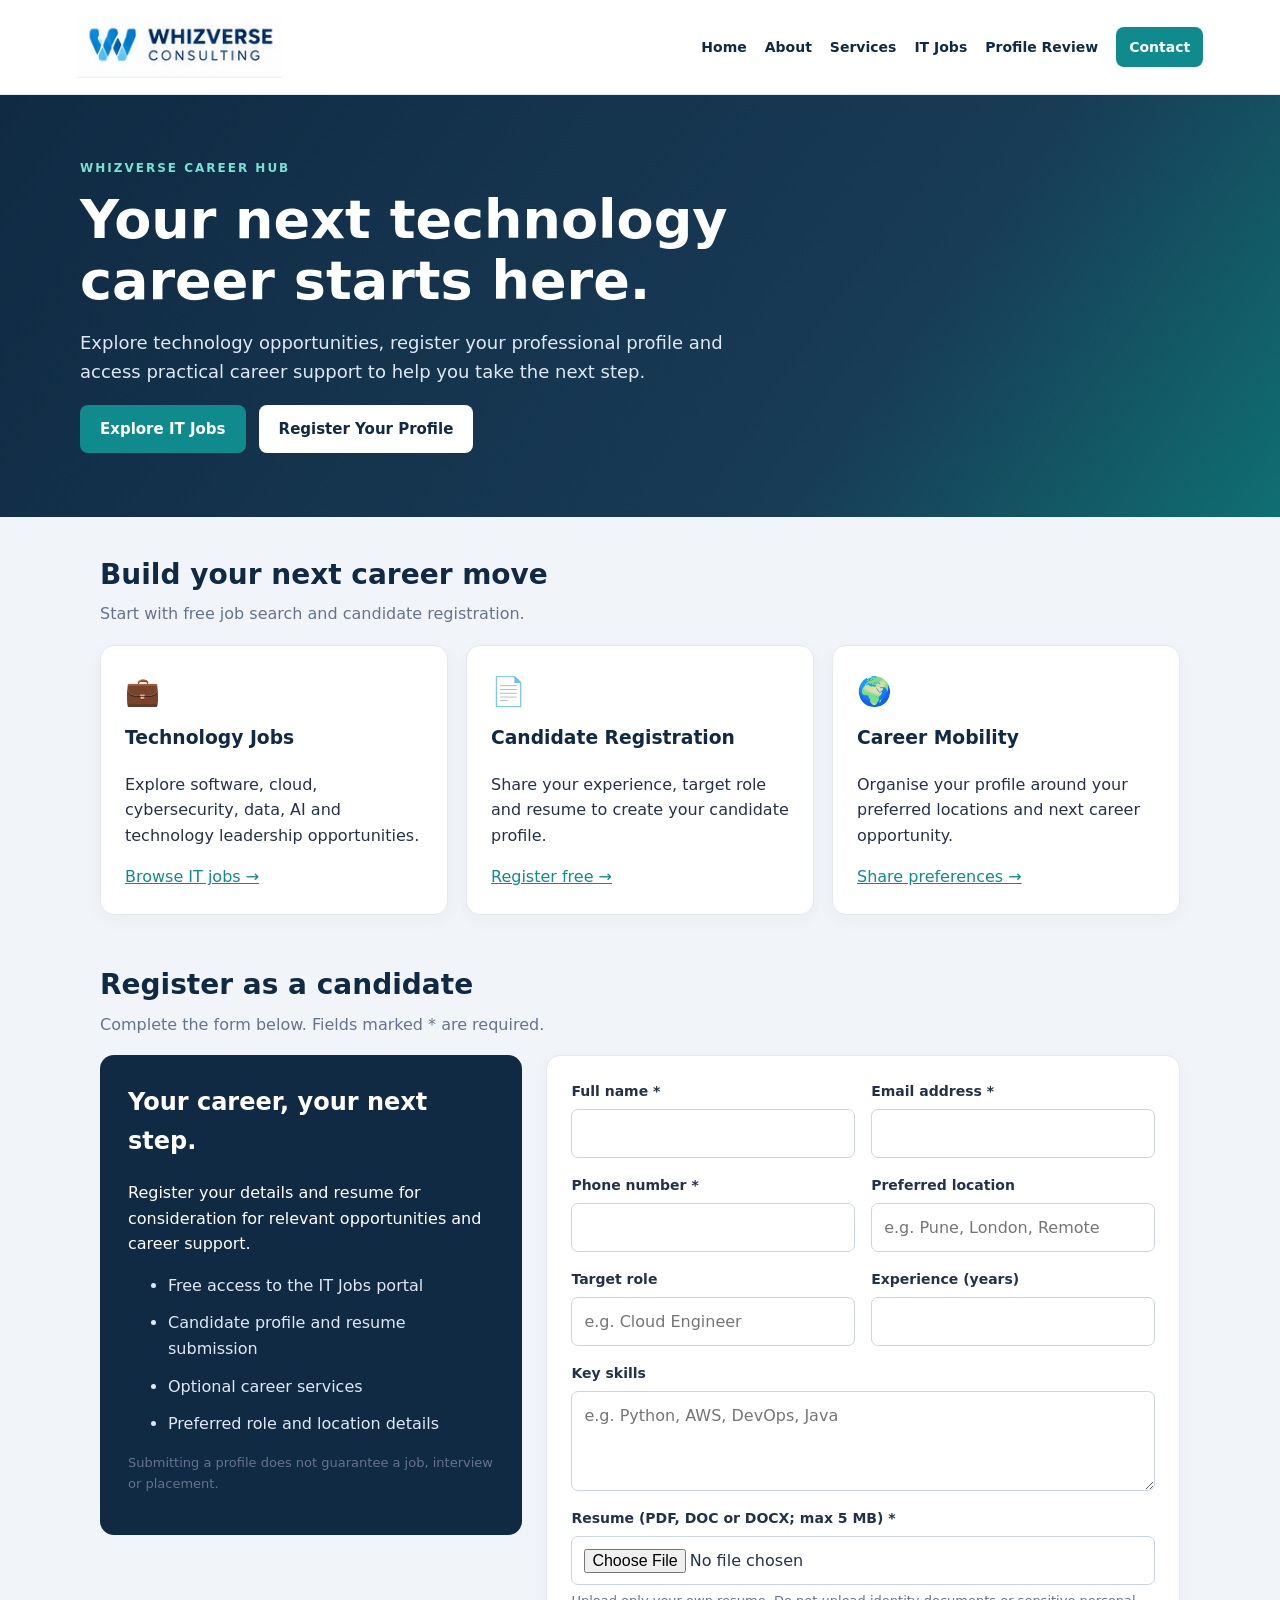
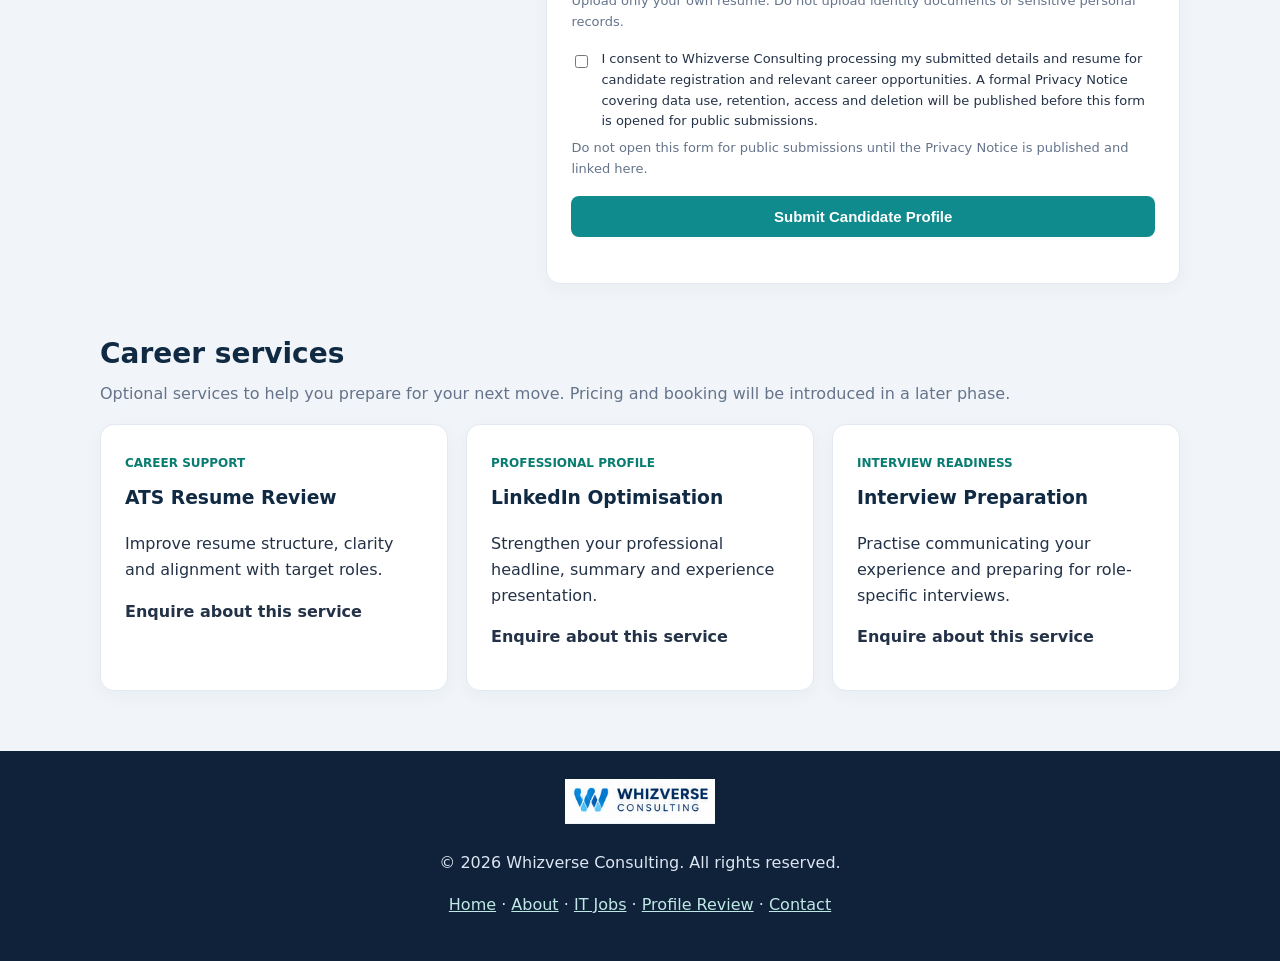
<file: job-seekers.html>
<!DOCTYPE html>
<html lang="en">
<head>
  <meta charset="UTF-8">
  <meta name="viewport" content="width=device-width, initial-scale=1">
  <meta name="description" content="Explore technology jobs and career services with Whizverse Consulting. Register your profile and submit your resume.">
  <title>Job Seekers & Career Services | Whizverse Consulting</title>
  <style>
    :root {
      --navy: #102A43;
      --blue: #0F8B8D;
      --teal: #0F8B8D;
      --ink: #243247;
      --muted: #65748b;
      --line: #e3e9f1;
      --bg: #F1F5F9;
    }
    * { box-sizing: border-box; }
    body {
      margin: 0;
      font-family: Inter, ui-sans-serif, system-ui, -apple-system, BlinkMacSystemFont, "Segoe UI", sans-serif;
      color: var(--ink);
      background: var(--bg);
      line-height: 1.6;
    }
    a { color: var(--blue); }
    .nav {
      background: white;
      border-bottom: 1px solid var(--line);
      padding: 16px 6%;
      display: flex;
      justify-content: space-between;
      align-items: center;
      gap: 16px;
      flex-wrap: wrap;
    }
    .brand { display: flex; align-items: center; text-decoration: none; }
    .brand img { display: block; width: 205px; max-width: 42vw; height: auto; object-fit: contain; }
    .navlinks { display: flex; align-items: center; gap: 18px; flex-wrap: wrap; }
    .navlinks a { text-decoration: none; color: var(--navy); font-size: 14px; font-weight: 700; }
    .navlinks a:hover { color: var(--teal); }
    .navlinks .nav-cta { background: var(--teal); color: white; padding: 9px 13px; border-radius: 8px; }
    .hero {
      padding: 64px 6%;
      color: white;
      background: linear-gradient(125deg, #102A43, #183B56 68%, #0F6F72);
    }
    .hero-inner { max-width: 1120px; margin: auto; }
    .eyebrow { color: #78e0d4; text-transform: uppercase; letter-spacing: 2px; font-size: 12px; font-weight: 800; }
    h1 { font-size: clamp(34px, 5vw, 54px); line-height: 1.12; max-width: 760px; margin: 12px 0; }
    .hero p { max-width: 700px; color: #e0e9f5; font-size: 18px; }
    .button {
      display: inline-block; padding: 12px 20px; border-radius: 8px;
      background: var(--teal); color: white; text-decoration: none;
      border: 0; cursor: pointer; font-size: 15px; font-weight: 700;
    }
    .button-light { background: white; color: var(--navy); margin-left: 8px; }
    main { max-width: 1120px; margin: 36px auto; padding: 0 20px; }
    .section-heading { margin-bottom: 18px; }
    .section-heading h2 { color: var(--navy); margin-bottom: 4px; font-size: 28px; }
    .section-heading p { color: var(--muted); margin-top: 0; }
    .cards { display: grid; grid-template-columns: repeat(auto-fit, minmax(220px, 1fr)); gap: 18px; }
    .card, .form-card {
      background: white; border: 1px solid var(--line); border-radius: 14px; padding: 24px;
      box-shadow: 0 5px 18px rgba(20, 43, 74, .04);
    }
    .card h3 { margin-top: 8px; color: var(--navy); }
    .icon { font-size: 28px; }
    .tag { color: #087c70; font-size: 12px; font-weight: 800; text-transform: uppercase; }
    .register-layout { display: grid; grid-template-columns: .8fr 1.2fr; gap: 24px; align-items: start; }
    .benefits { background: var(--navy); color: white; border-radius: 14px; padding: 28px; }
    .benefits h2 { margin-top: 0; }
    .benefits li { margin: 12px 0; color: #e0e9f5; }
    form { display: grid; grid-template-columns: 1fr 1fr; gap: 16px; }
    .field { display: flex; flex-direction: column; gap: 6px; }
    .full { grid-column: 1 / -1; }
    label { font-size: 14px; font-weight: 700; }
    input, select, textarea {
      width: 100%; padding: 11px 12px; border: 1px solid #cbd5e1;
      border-radius: 7px; font: inherit; background: white;
    }
    input:focus, select:focus, textarea:focus { outline: 2px solid rgba(15,139,141,.22); border-color: var(--teal); }
    .consent { display: flex; align-items: flex-start; gap: 10px; font-size: 13px; font-weight: 400; }
    .consent input { width: auto; margin-top: 6px; }
    .hint, .notice { font-size: 13px; color: var(--muted); }
    #formStatus { margin-top: 16px; font-weight: 700; }
    .services { margin-top: 48px; }
    footer { margin-top: 60px; background: #10213a; color: #dce6f2; padding: 28px 6%; text-align: center; }
    footer a { color: #bfe9e5; }
    footer .footer-brand { width: 150px; height: auto; vertical-align: middle; margin-bottom: 10px; }
    @media (max-width: 760px) {
      .nav { padding: 14px 5%; }
      .navlinks { gap: 10px 14px; }
      .navlinks a { font-size: 12px; }
      .brand img { width: 175px; }
    }
    @media (max-width: 760px) {
      .register-layout { grid-template-columns: 1fr; }
      form { grid-template-columns: 1fr; }
      .full { grid-column: auto; }
      .button-light { margin: 10px 0 0; }
    }
  </style>
</head>
<body>
  <header class="nav">
    <a class="brand" href="index.html" aria-label="Whizverse Consulting home"><img src="/logo.png" alt="Whizverse Consulting" width="205" height="62"></a>
    <nav class="navlinks" aria-label="Main navigation">
      <a href="index.html">Home</a>
      <a href="about.html">About</a>
      <a href="index.html#services">Services</a>
      <a href="jobs.html">IT Jobs</a>
      <a href="profile-review">Profile Review</a>
      <a class="nav-cta" href="contact.html">Contact</a>
    </nav>
  </header>

  <section class="hero">
    <div class="hero-inner">
      <div class="eyebrow">Whizverse Career Hub</div>
      <h1>Your next technology career starts here.</h1>
      <p>Explore technology opportunities, register your professional profile and access practical career support to help you take the next step.</p>
      <a class="button" href="jobs.html">Explore IT Jobs</a>
      <a class="button button-light" href="#register">Register Your Profile</a>
    </div>
  </section>

  <main>
    <section aria-labelledby="opportunities">
      <div class="section-heading">
        <h2 id="opportunities">Build your next career move</h2>
        <p>Start with free job search and candidate registration.</p>
      </div>
      <div class="cards">
        <article class="card">
          <div class="icon" aria-hidden="true">💼</div>
          <h3>Technology Jobs</h3>
          <p>Explore software, cloud, cybersecurity, data, AI and technology leadership opportunities.</p>
          <a href="jobs.html">Browse IT jobs →</a>
        </article>
        <article class="card">
          <div class="icon" aria-hidden="true">📄</div>
          <h3>Candidate Registration</h3>
          <p>Share your experience, target role and resume to create your candidate profile.</p>
          <a href="#register">Register free →</a>
        </article>
        <article class="card">
          <div class="icon" aria-hidden="true">🌍</div>
          <h3>Career Mobility</h3>
          <p>Organise your profile around your preferred locations and next career opportunity.</p>
          <a href="#register">Share preferences →</a>
        </article>
      </div>
    </section>

    <section id="register" style="margin-top:48px" aria-labelledby="register-title">
      <div class="section-heading">
        <h2 id="register-title">Register as a candidate</h2>
        <p>Complete the form below. Fields marked * are required.</p>
      </div>

      <div class="register-layout">
        <aside class="benefits">
          <h2>Your career, your next step.</h2>
          <p>Register your details and resume for consideration for relevant opportunities and career support.</p>
          <ul>
            <li>Free access to the IT Jobs portal</li>
            <li>Candidate profile and resume submission</li>
            <li>Optional career services</li>
            <li>Preferred role and location details</li>
          </ul>
          <p class="notice">Submitting a profile does not guarantee a job, interview or placement.</p>
        </aside>

        <div class="form-card">
          <form id="candidateForm" method="POST" action="/api/candidates" enctype="multipart/form-data">
            <div class="field">
              <label for="fullName">Full name *</label>
              <input id="fullName" name="fullName" autocomplete="name" maxlength="120" required>
            </div>
            <div class="field">
              <label for="email">Email address *</label>
              <input id="email" name="email" type="email" autocomplete="email" maxlength="254" required>
            </div>
            <div class="field">
              <label for="phone">Phone number *</label>
              <input id="phone" name="phone" type="tel" autocomplete="tel" maxlength="30" required>
            </div>
            <div class="field">
              <label for="preferredLocation">Preferred location</label>
              <input id="preferredLocation" name="preferredLocation" placeholder="e.g. Pune, London, Remote" maxlength="120">
            </div>
            <div class="field">
              <label for="targetRole">Target role</label>
              <input id="targetRole" name="targetRole" placeholder="e.g. Cloud Engineer" maxlength="120">
            </div>
            <div class="field">
              <label for="experienceYears">Experience (years)</label>
              <input id="experienceYears" name="experienceYears" type="number" min="0" max="60" step="1">
            </div>
            <div class="field full">
              <label for="skills">Key skills</label>
              <textarea id="skills" name="skills" rows="3" maxlength="1000" placeholder="e.g. Python, AWS, DevOps, Java"></textarea>
            </div>
            <div class="field full">
              <label for="resume">Resume (PDF, DOC or DOCX; max 5 MB) *</label>
              <input id="resume" name="resume" type="file" accept=".pdf,.doc,.docx,application/pdf,application/msword,application/vnd.openxmlformats-officedocument.wordprocessingml.document" required>
              <span class="hint">Upload only your own resume. Do not upload identity documents or sensitive personal records.</span>
            </div>
            <div class="field full">
              <label class="consent" for="consentPrivacy">
                <input id="consentPrivacy" name="consentPrivacy" type="checkbox" required>
                <span>I consent to Whizverse Consulting processing my submitted details and resume for candidate registration and relevant career opportunities. A formal Privacy Notice covering data use, retention, access and deletion will be published before this form is opened for public submissions.</span>
              </label>
              <span class="hint">Do not open this form for public submissions until the Privacy Notice is published and linked here.</span>
            </div>
            <div class="field full">
              <button class="button" id="submitButton" type="submit">Submit Candidate Profile
              </button>
              <div id="formStatus" role="status" aria-live="polite"></div>
            </div>
          </form>
        </div>
      </div>
    </section>

    <section id="career-services" class="services" aria-labelledby="services-title">
      <div class="section-heading">
        <h2 id="services-title">Career services</h2>
        <p>Optional services to help you prepare for your next move. Pricing and booking will be introduced in a later phase.</p>
      </div>
      <div class="cards">
        <article class="card">
          <span class="tag">Career support</span>
          <h3>ATS Resume Review</h3>
          <p>Improve resume structure, clarity and alignment with target roles.</p>
          <p><strong>Enquire about this service</strong></p>
        </article>
        <article class="card">
          <span class="tag">Professional profile</span>
          <h3>LinkedIn Optimisation</h3>
          <p>Strengthen your professional headline, summary and experience presentation.</p>
          <p><strong>Enquire about this service</strong></p>
        </article>
        <article class="card">
          <span class="tag">Interview readiness</span>
          <h3>Interview Preparation</h3>
          <p>Practise communicating your experience and preparing for role-specific interviews.</p>
          <p><strong>Enquire about this service</strong></p>
        </article>
      </div>
    </section>
  </main>

  <footer>
    <img class="footer-brand" src="/logo.png" alt="Whizverse Consulting">
    <p>© <span id="year"></span> Whizverse Consulting. All rights reserved.</p>
    <p><a href="index.html">Home</a> · <a href="about.html">About</a> · <a href="jobs.html">IT Jobs</a> · <a href="profile-review">Profile Review</a> · <a href="contact.html">Contact</a></p>
  </footer>

  <script>
    document.getElementById("year").textContent = new Date().getFullYear();

    const form = document.getElementById("candidateForm");
    const status = document.getElementById("formStatus");
    const submitButton = document.getElementById("submitButton");
    const resumeInput = document.getElementById("resume");

    resumeInput.addEventListener("change", () => {
      const file = resumeInput.files[0];
      if (file && file.size > 5 * 1024 * 1024) {
        resumeInput.setCustomValidity("Resume must be 5 MB or smaller.");
      } else {
        resumeInput.setCustomValidity("");
      }
    });
    form.addEventListener("submit", async (event) => {
      event.preventDefault();
      status.textContent = "";
      status.style.color = "";
      if (!form.reportValidity()) return;

      submitButton.disabled = true;
      submitButton.textContent = "Submitting…";

      try {
        const response = await fetch("/api/candidates", {
          method: "POST",
          body: new FormData(form)
        });
        let result;
        try {
          result = await response.json();
        } catch {
          throw new Error("The server returned an unexpected response. Please try again later.");
        }

        if (!response.ok || result.success === false) {
          throw new Error(result.error || result.message || "Unable to submit your profile.");
        }

        status.style.color = "#087c70";
        status.textContent = "Your profile has been submitted successfully.";
        form.reset();
      } catch (error) {
        status.style.color = "#b42318";
        status.textContent = error.message || "Submission failed. Please try again later.";
      } finally {
        submitButton.disabled = false;
        submitButton.textContent = "Submit Candidate Profile";
      }
    });
  </script>
  <!-- Cloudflare Web Analytics --><script type='module' src='https://static.cloudflareinsights.com/beacon.min.js' data-cf-beacon='{"token": "70a1702ef7cc426483fc60727b87cd1c"}'></script><!-- End Cloudflare Web Analytics -->
</body>
</html>
</file>
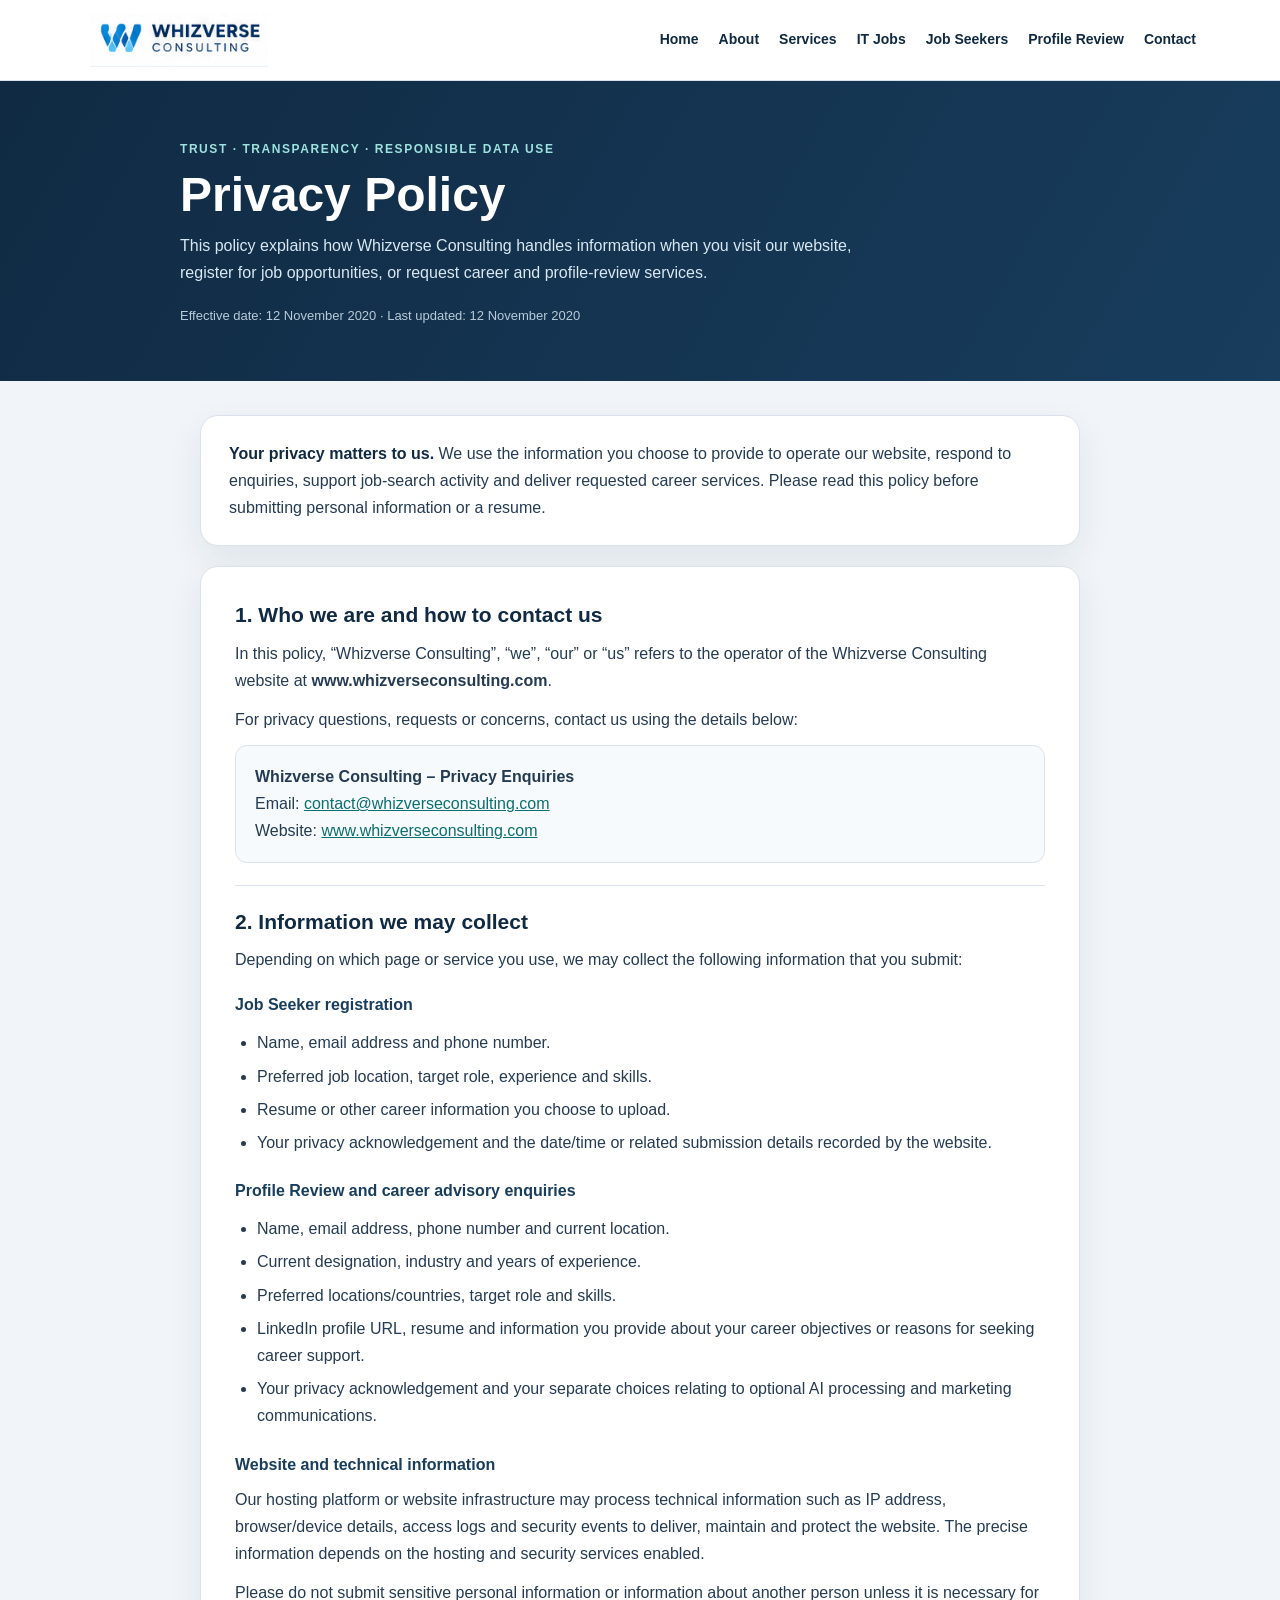
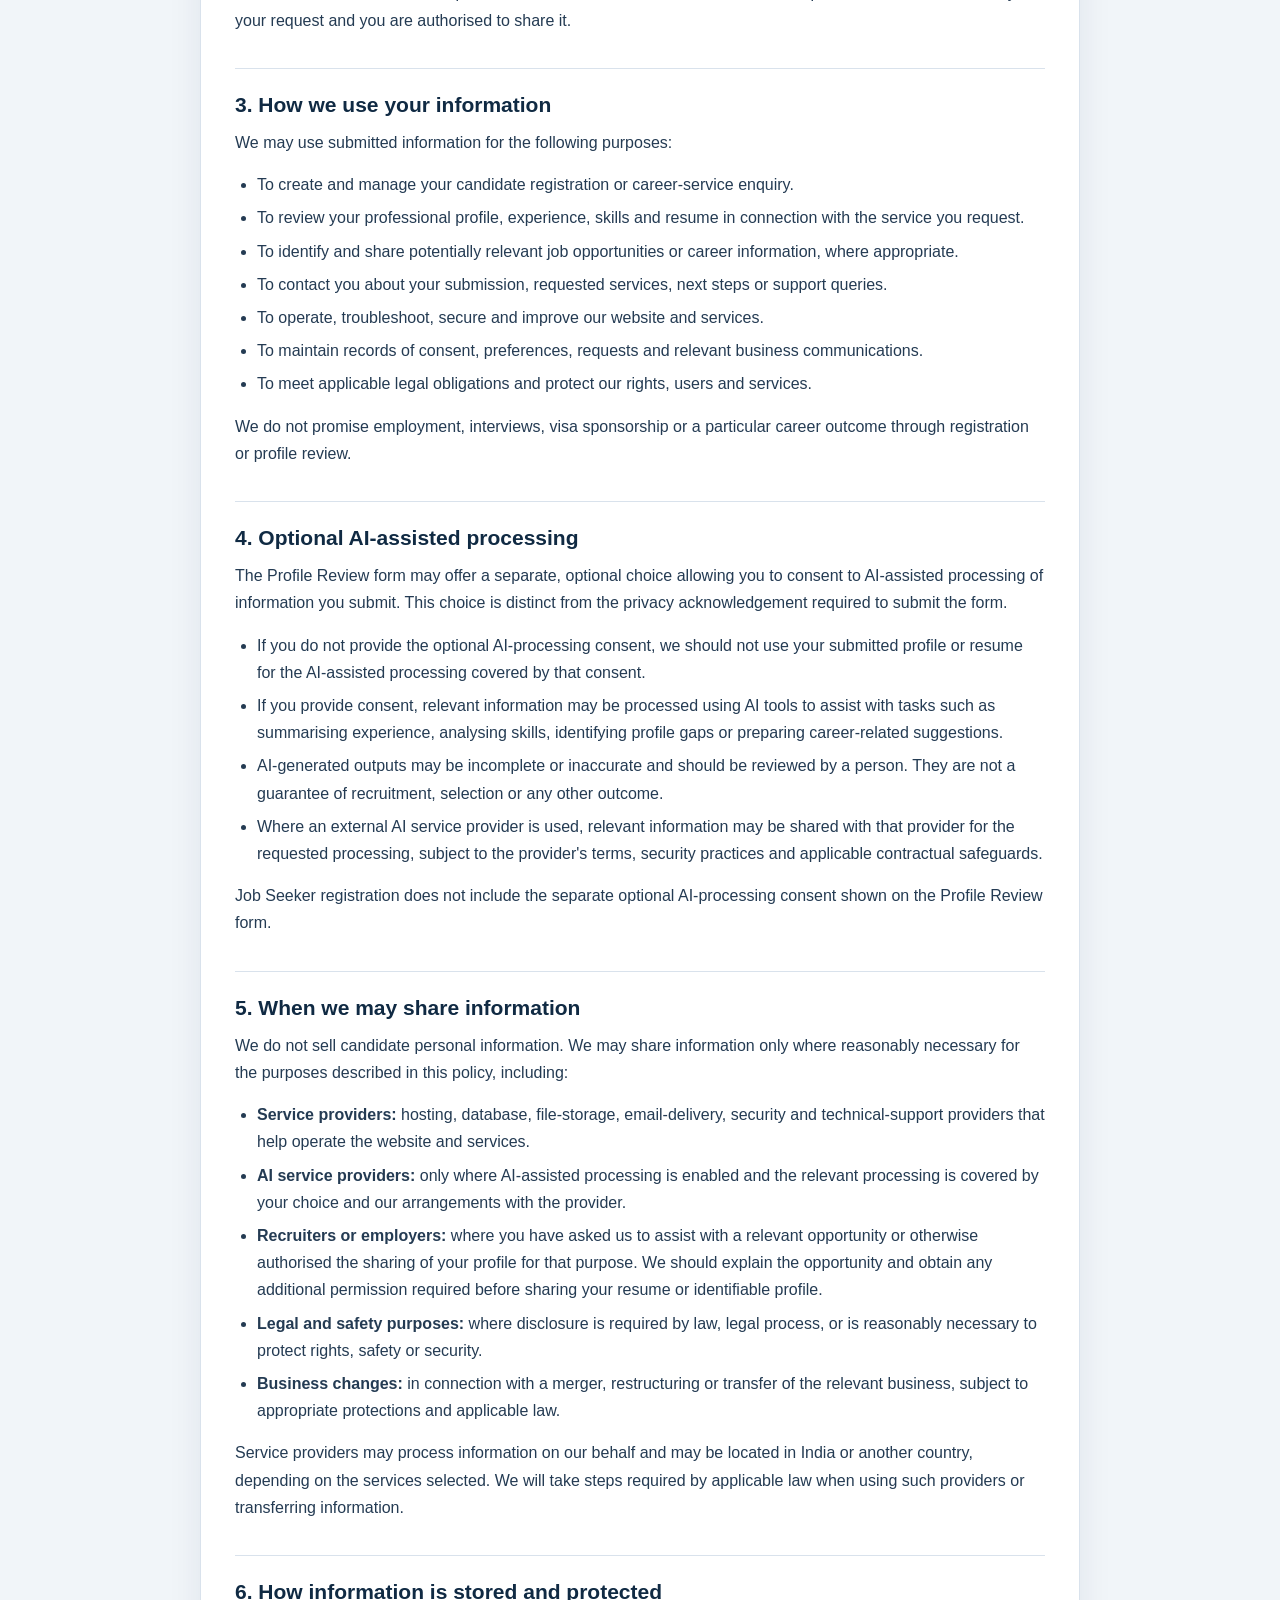
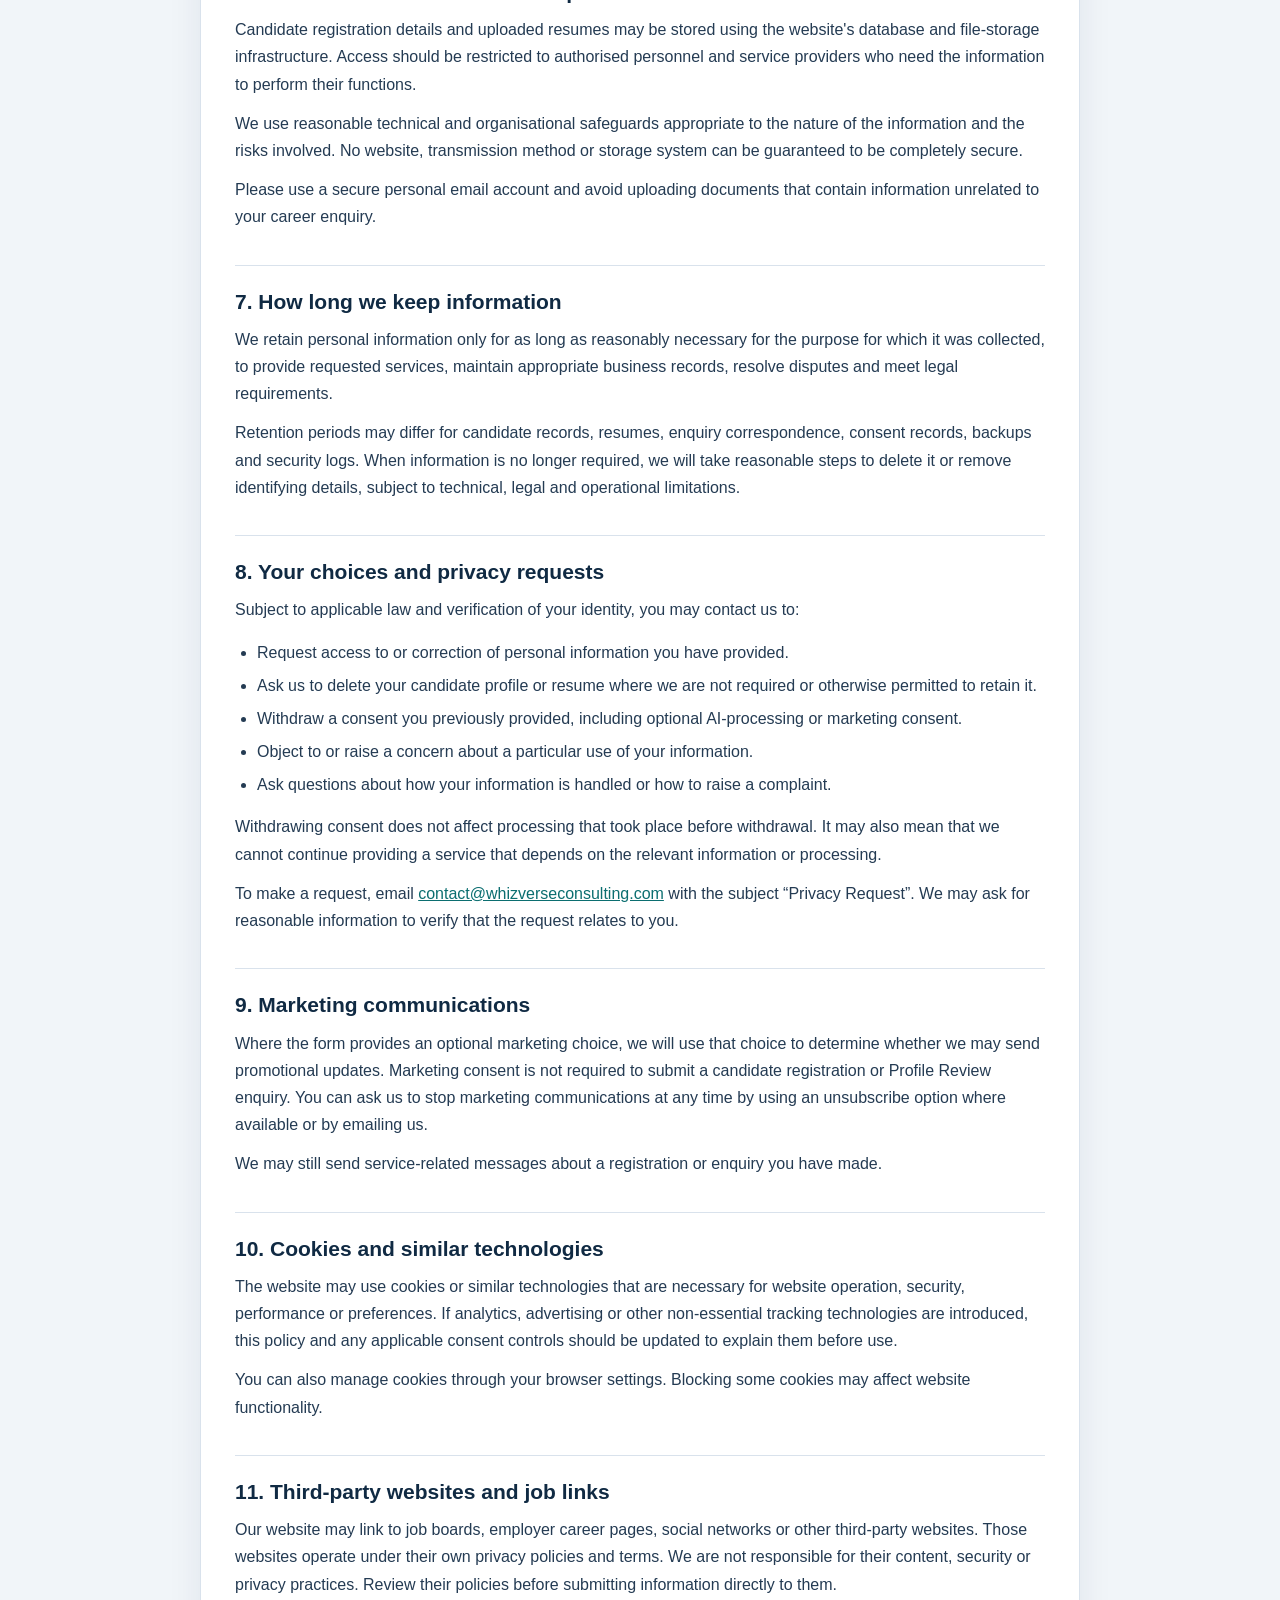
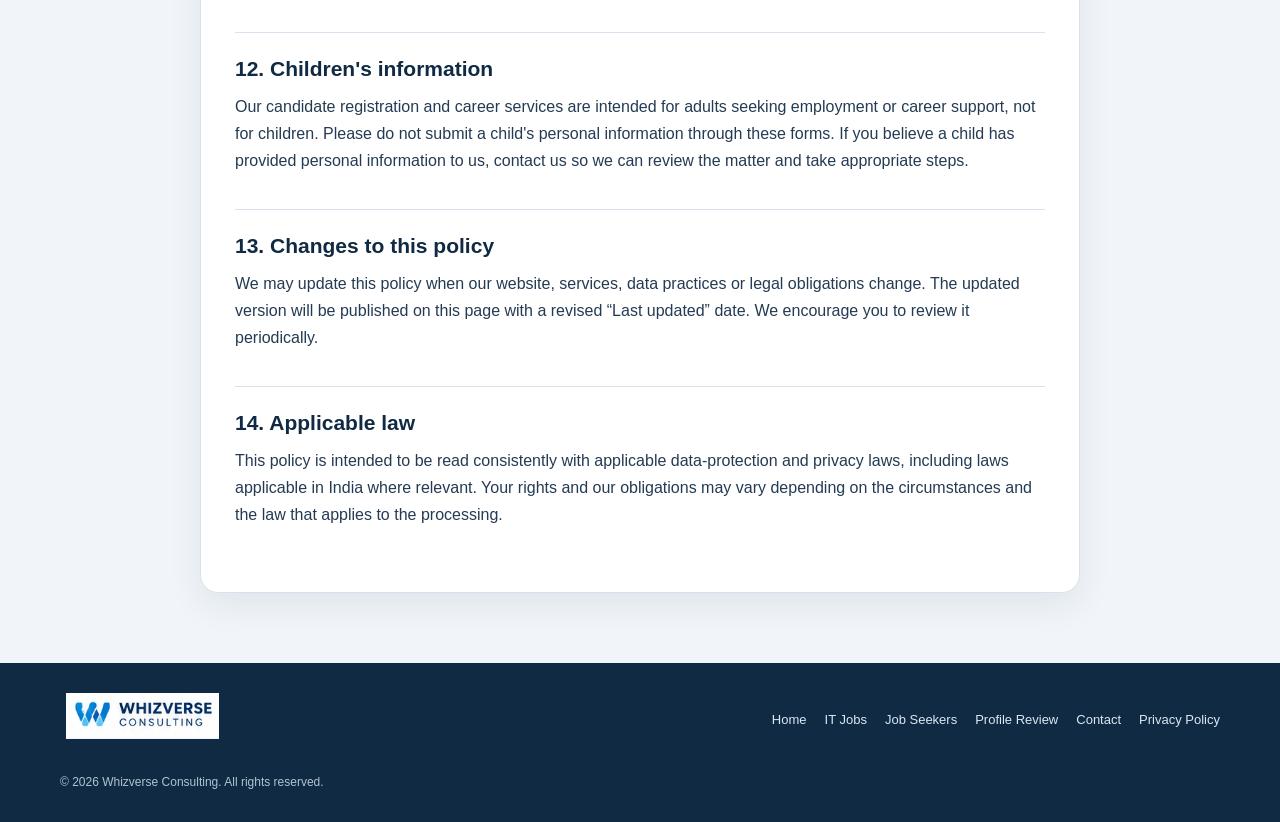
<file: privacy-policy.html>
<!DOCTYPE html>
<html lang="en">
<head>
  <meta charset="UTF-8">
  <meta name="viewport" content="width=device-width, initial-scale=1.0">
  <meta name="description" content="Whizverse Consulting Privacy Policy explaining how candidate and website information is collected, used, stored and protected.">
  <title>Privacy Policy | Whizverse Consulting</title>
  <style>
    :root {
      --navy: #102A43;
      --navy-2: #183D5D;
      --teal: #0F8B8D;
      --teal-dark: #0B6E70;
      --page: #F1F5F9;
      --surface: #FFFFFF;
      --text: #243B53;
      --muted: #627D98;
      --line: #D9E2EC;
      --soft: #E8F4F4;
      --shadow: 0 12px 34px rgba(16, 42, 67, .08);
    }
    * { box-sizing: border-box; }
    html { scroll-behavior: smooth; }
    body {
      margin: 0;
      font-family: Inter, -apple-system, BlinkMacSystemFont, "Segoe UI", Arial, sans-serif;
      color: var(--text);
      background: var(--page);
      line-height: 1.7;
    }
    a { color: var(--teal-dark); }
    .site-header {
      background: #fff;
      border-bottom: 1px solid var(--line);
      position: sticky;
      top: 0;
      z-index: 10;
    }
    .nav-wrap {
      max-width: 1160px;
      margin: auto;
      padding: 13px 24px;
      min-height: 78px;
      display: flex;
      align-items: center;
      justify-content: space-between;
      gap: 24px;
    }
    .brand img { display: block; width: 190px; max-height: 54px; object-fit: contain; }
    nav { display: flex; align-items: center; flex-wrap: wrap; gap: 20px; }
    nav a {
      text-decoration: none;
      color: var(--navy);
      font-size: 14px;
      font-weight: 650;
    }
    nav a:hover { color: var(--teal); }
    .hero {
      background: linear-gradient(120deg, var(--navy), var(--navy-2));
      color: white;
      padding: 58px 24px 54px;
    }
    .hero-inner { max-width: 920px; margin: auto; }
    .eyebrow {
      color: #9DE2DF;
      text-transform: uppercase;
      letter-spacing: .13em;
      font-size: 12px;
      font-weight: 750;
    }
    h1 { margin: 9px 0 10px; font-size: clamp(34px, 5vw, 48px); line-height: 1.12; }
    .hero p { margin: 0; color: #D9E8F2; max-width: 720px; }
    .updated { margin-top: 18px !important; font-size: 13px; color: #B8CBD9 !important; }
    main { max-width: 920px; margin: 34px auto 70px; padding: 0 20px; }
    .intro, .policy {
      background: var(--surface);
      border: 1px solid var(--line);
      border-radius: 18px;
      box-shadow: var(--shadow);
    }
    .intro { padding: 24px 28px; margin-bottom: 20px; }
    .intro strong { color: var(--navy); }
    .policy { padding: 12px 34px 30px; }
    section { padding: 22px 0; border-bottom: 1px solid var(--line); scroll-margin-top: 100px; }
    section:last-child { border-bottom: 0; }
    h2 { color: var(--navy); font-size: 21px; line-height: 1.35; margin: 0 0 10px; }
    h3 { color: var(--navy-2); font-size: 16px; margin: 18px 0 6px; }
    p { margin: 8px 0 12px; }
    ul { padding-left: 22px; margin: 8px 0 12px; }
    li { padding: 3px 0; }
    .callout {
      background: var(--soft);
      border-left: 4px solid var(--teal);
      border-radius: 8px;
      padding: 14px 17px;
      margin: 14px 0;
    }
    .contact-card {
      background: #F7FAFC;
      border: 1px solid var(--line);
      border-radius: 12px;
      padding: 17px 19px;
      margin-top: 12px;
    }
    .site-footer { background: var(--navy); color: #D9E8F2; padding: 30px 24px; }
    .footer-inner {
      max-width: 1160px; margin: auto;
      display: flex; align-items: center; justify-content: space-between;
      gap: 20px; flex-wrap: wrap;
    }
    .footer-brand img { width: 165px; max-height: 46px; object-fit: contain; }
    .footer-links { display: flex; flex-wrap: wrap; gap: 18px; }
    .footer-links a { color: #D9E8F2; text-decoration: none; font-size: 13px; }
    .copyright { width: 100%; color: #AFC3D2; font-size: 12px; margin-top: 4px; }
    @media (max-width: 760px) {
      .nav-wrap { align-items: flex-start; flex-direction: column; padding: 14px 18px; gap: 12px; }
      nav { gap: 10px 16px; }
      nav a { font-size: 13px; }
      .hero { padding: 42px 20px; }
      main { margin-top: 20px; padding: 0 14px; }
      .intro { padding: 20px; }
      .policy { padding: 6px 20px 22px; }
      h2 { font-size: 19px; }
    }
  </style>
</head>
<body>
  <header class="site-header">
    <div class="nav-wrap">
      <a class="brand" href="index.html" aria-label="Whizverse Consulting home">
        <img src="/logo.png" alt="Whizverse Consulting">
      </a>
      <nav aria-label="Main navigation">
        <a href="index.html">Home</a>
        <a href="about.html">About</a>
        <a href="index.html#services">Services</a>
        <a href="jobs.html">IT Jobs</a>
        <a href="job-seekers.html">Job Seekers</a>
        <a href="profile-review.html">Profile Review</a>
        <a href="contact.html">Contact</a>
      </nav>
    </div>
  </header>

  <div class="hero">
    <div class="hero-inner">
      <div class="eyebrow">Trust · Transparency · Responsible Data Use</div>
      <h1>Privacy Policy</h1>
      <p>This policy explains how Whizverse Consulting handles information when you visit our website, register for job opportunities, or request career and profile-review services.</p>
      <p class="updated">Effective date: 12 November 2020 · Last updated: 12 November 2020</p>
    </div>
  </div>

  <main>
    <div class="intro">
      <strong>Your privacy matters to us.</strong>
      We use the information you choose to provide to operate our website, respond to enquiries, support job-search activity and deliver requested career services. Please read this policy before submitting personal information or a resume.
    </div>

    <article class="policy">
      <section id="who-we-are">
        <h2>1. Who we are and how to contact us</h2>
        <p>In this policy, “Whizverse Consulting”, “we”, “our” or “us” refers to the operator of the Whizverse Consulting website at <strong>www.whizverseconsulting.com</strong>.</p>
        <p>For privacy questions, requests or concerns, contact us using the details below:</p>
        <div class="contact-card">
          <strong>Whizverse Consulting – Privacy Enquiries</strong><br>
          Email: <a href="mailto:contact@whizverseconsulting.com">contact@whizverseconsulting.com</a><br>
          Website: <a href="https://www.whizverseconsulting.com">www.whizverseconsulting.com</a>
        </div>
              </section>

      <section id="information">
        <h2>2. Information we may collect</h2>
        <p>Depending on which page or service you use, we may collect the following information that you submit:</p>
        <h3>Job Seeker registration</h3>
        <ul>
          <li>Name, email address and phone number.</li>
          <li>Preferred job location, target role, experience and skills.</li>
          <li>Resume or other career information you choose to upload.</li>
          <li>Your privacy acknowledgement and the date/time or related submission details recorded by the website.</li>
        </ul>
        <h3>Profile Review and career advisory enquiries</h3>
        <ul>
          <li>Name, email address, phone number and current location.</li>
          <li>Current designation, industry and years of experience.</li>
          <li>Preferred locations/countries, target role and skills.</li>
          <li>LinkedIn profile URL, resume and information you provide about your career objectives or reasons for seeking career support.</li>
          <li>Your privacy acknowledgement and your separate choices relating to optional AI processing and marketing communications.</li>
        </ul>
        <h3>Website and technical information</h3>
        <p>Our hosting platform or website infrastructure may process technical information such as IP address, browser/device details, access logs and security events to deliver, maintain and protect the website. The precise information depends on the hosting and security services enabled.</p>
        <p>Please do not submit sensitive personal information or information about another person unless it is necessary for your request and you are authorised to share it.</p>
      </section>

      <section id="purposes">
        <h2>3. How we use your information</h2>
        <p>We may use submitted information for the following purposes:</p>
        <ul>
          <li>To create and manage your candidate registration or career-service enquiry.</li>
          <li>To review your professional profile, experience, skills and resume in connection with the service you request.</li>
          <li>To identify and share potentially relevant job opportunities or career information, where appropriate.</li>
          <li>To contact you about your submission, requested services, next steps or support queries.</li>
          <li>To operate, troubleshoot, secure and improve our website and services.</li>
          <li>To maintain records of consent, preferences, requests and relevant business communications.</li>
          <li>To meet applicable legal obligations and protect our rights, users and services.</li>
        </ul>
        <p>We do not promise employment, interviews, visa sponsorship or a particular career outcome through registration or profile review.</p>
      </section>

      <section id="ai">
        <h2>4. Optional AI-assisted processing</h2>
        <p>The Profile Review form may offer a separate, optional choice allowing you to consent to AI-assisted processing of information you submit. This choice is distinct from the privacy acknowledgement required to submit the form.</p>
        <ul>
          <li>If you do not provide the optional AI-processing consent, we should not use your submitted profile or resume for the AI-assisted processing covered by that consent.</li>
          <li>If you provide consent, relevant information may be processed using AI tools to assist with tasks such as summarising experience, analysing skills, identifying profile gaps or preparing career-related suggestions.</li>
          <li>AI-generated outputs may be incomplete or inaccurate and should be reviewed by a person. They are not a guarantee of recruitment, selection or any other outcome.</li>
          <li>Where an external AI service provider is used, relevant information may be shared with that provider for the requested processing, subject to the provider's terms, security practices and applicable contractual safeguards.</li>
        </ul>
       
        <p>Job Seeker registration does not include the separate optional AI-processing consent shown on the Profile Review form.</p>
      </section>

      <section id="sharing">
        <h2>5. When we may share information</h2>
        <p>We do not sell candidate personal information. We may share information only where reasonably necessary for the purposes described in this policy, including:</p>
        <ul>
          <li><strong>Service providers:</strong> hosting, database, file-storage, email-delivery, security and technical-support providers that help operate the website and services.</li>
          <li><strong>AI service providers:</strong> only where AI-assisted processing is enabled and the relevant processing is covered by your choice and our arrangements with the provider.</li>
          <li><strong>Recruiters or employers:</strong> where you have asked us to assist with a relevant opportunity or otherwise authorised the sharing of your profile for that purpose. We should explain the opportunity and obtain any additional permission required before sharing your resume or identifiable profile.</li>
          <li><strong>Legal and safety purposes:</strong> where disclosure is required by law, legal process, or is reasonably necessary to protect rights, safety or security.</li>
          <li><strong>Business changes:</strong> in connection with a merger, restructuring or transfer of the relevant business, subject to appropriate protections and applicable law.</li>
        </ul>
        <p>Service providers may process information on our behalf and may be located in India or another country, depending on the services selected. We will take steps required by applicable law when using such providers or transferring information.</p>
      </section>

      <section id="storage">
        <h2>6. How information is stored and protected</h2>
        <p>Candidate registration details and uploaded resumes may be stored using the website's database and file-storage infrastructure. Access should be restricted to authorised personnel and service providers who need the information to perform their functions.</p>
        <p>We use reasonable technical and organisational safeguards appropriate to the nature of the information and the risks involved. No website, transmission method or storage system can be guaranteed to be completely secure.</p>
        <p>Please use a secure personal email account and avoid uploading documents that contain information unrelated to your career enquiry.</p>
      </section>

      <section id="retention">
        <h2>7. How long we keep information</h2>
        <p>We retain personal information only for as long as reasonably necessary for the purpose for which it was collected, to provide requested services, maintain appropriate business records, resolve disputes and meet legal requirements.</p>
        <p>Retention periods may differ for candidate records, resumes, enquiry correspondence, consent records, backups and security logs. When information is no longer required, we will take reasonable steps to delete it or remove identifying details, subject to technical, legal and operational limitations.</p>
       
      </section>

      <section id="choices">
        <h2>8. Your choices and privacy requests</h2>
        <p>Subject to applicable law and verification of your identity, you may contact us to:</p>
        <ul>
          <li>Request access to or correction of personal information you have provided.</li>
          <li>Ask us to delete your candidate profile or resume where we are not required or otherwise permitted to retain it.</li>
          <li>Withdraw a consent you previously provided, including optional AI-processing or marketing consent.</li>
          <li>Object to or raise a concern about a particular use of your information.</li>
          <li>Ask questions about how your information is handled or how to raise a complaint.</li>
        </ul>
        <p>Withdrawing consent does not affect processing that took place before withdrawal. It may also mean that we cannot continue providing a service that depends on the relevant information or processing.</p>
        <p>To make a request, email <a href="mailto:contact@whizverseconsulting.com">contact@whizverseconsulting.com</a> with the subject “Privacy Request”. We may ask for reasonable information to verify that the request relates to you.</p>
      </section>

      <section id="marketing">
        <h2>9. Marketing communications</h2>
        <p>Where the form provides an optional marketing choice, we will use that choice to determine whether we may send promotional updates. Marketing consent is not required to submit a candidate registration or Profile Review enquiry. You can ask us to stop marketing communications at any time by using an unsubscribe option where available or by emailing us.</p>
        <p>We may still send service-related messages about a registration or enquiry you have made.</p>
      </section>

      <section id="cookies">
        <h2>10. Cookies and similar technologies</h2>
        <p>The website may use cookies or similar technologies that are necessary for website operation, security, performance or preferences. If analytics, advertising or other non-essential tracking technologies are introduced, this policy and any applicable consent controls should be updated to explain them before use.</p>
        <p>You can also manage cookies through your browser settings. Blocking some cookies may affect website functionality.</p>
      </section>

      <section id="third-party">
        <h2>11. Third-party websites and job links</h2>
        <p>Our website may link to job boards, employer career pages, social networks or other third-party websites. Those websites operate under their own privacy policies and terms. We are not responsible for their content, security or privacy practices. Review their policies before submitting information directly to them.</p>
      </section>

      <section id="children">
        <h2>12. Children's information</h2>
        <p>Our candidate registration and career services are intended for adults seeking employment or career support, not for children. Please do not submit a child's personal information through these forms. If you believe a child has provided personal information to us, contact us so we can review the matter and take appropriate steps.</p>
      </section>

      <section id="changes">
        <h2>13. Changes to this policy</h2>
        <p>We may update this policy when our website, services, data practices or legal obligations change. The updated version will be published on this page with a revised “Last updated” date. We encourage you to review it periodically.</p>
      </section>

      <section id="law">
        <h2>14. Applicable law</h2>
        <p>This policy is intended to be read consistently with applicable data-protection and privacy laws, including laws applicable in India where relevant. Your rights and our obligations may vary depending on the circumstances and the law that applies to the processing.</p>
      </section>
    </article>
  </main>

  <footer class="site-footer">
    <div class="footer-inner">
      <a class="footer-brand" href="index.html" aria-label="Whizverse Consulting home">
        <img src="/logo.png" alt="Whizverse Consulting">
      </a>
      <div class="footer-links">
        <a href="index.html">Home</a>
        <a href="jobs.html">IT Jobs</a>
        <a href="job-seekers.html">Job Seekers</a>
        <a href="profile-review.html">Profile Review</a>
        <a href="contact.html">Contact</a>
        <a href="privacy-policy.html" aria-current="page">Privacy Policy</a>
      </div>
      <div class="copyright">© 2026 Whizverse Consulting. All rights reserved.</div>
    </div>
  </footer>
</body>
</html>
</file>
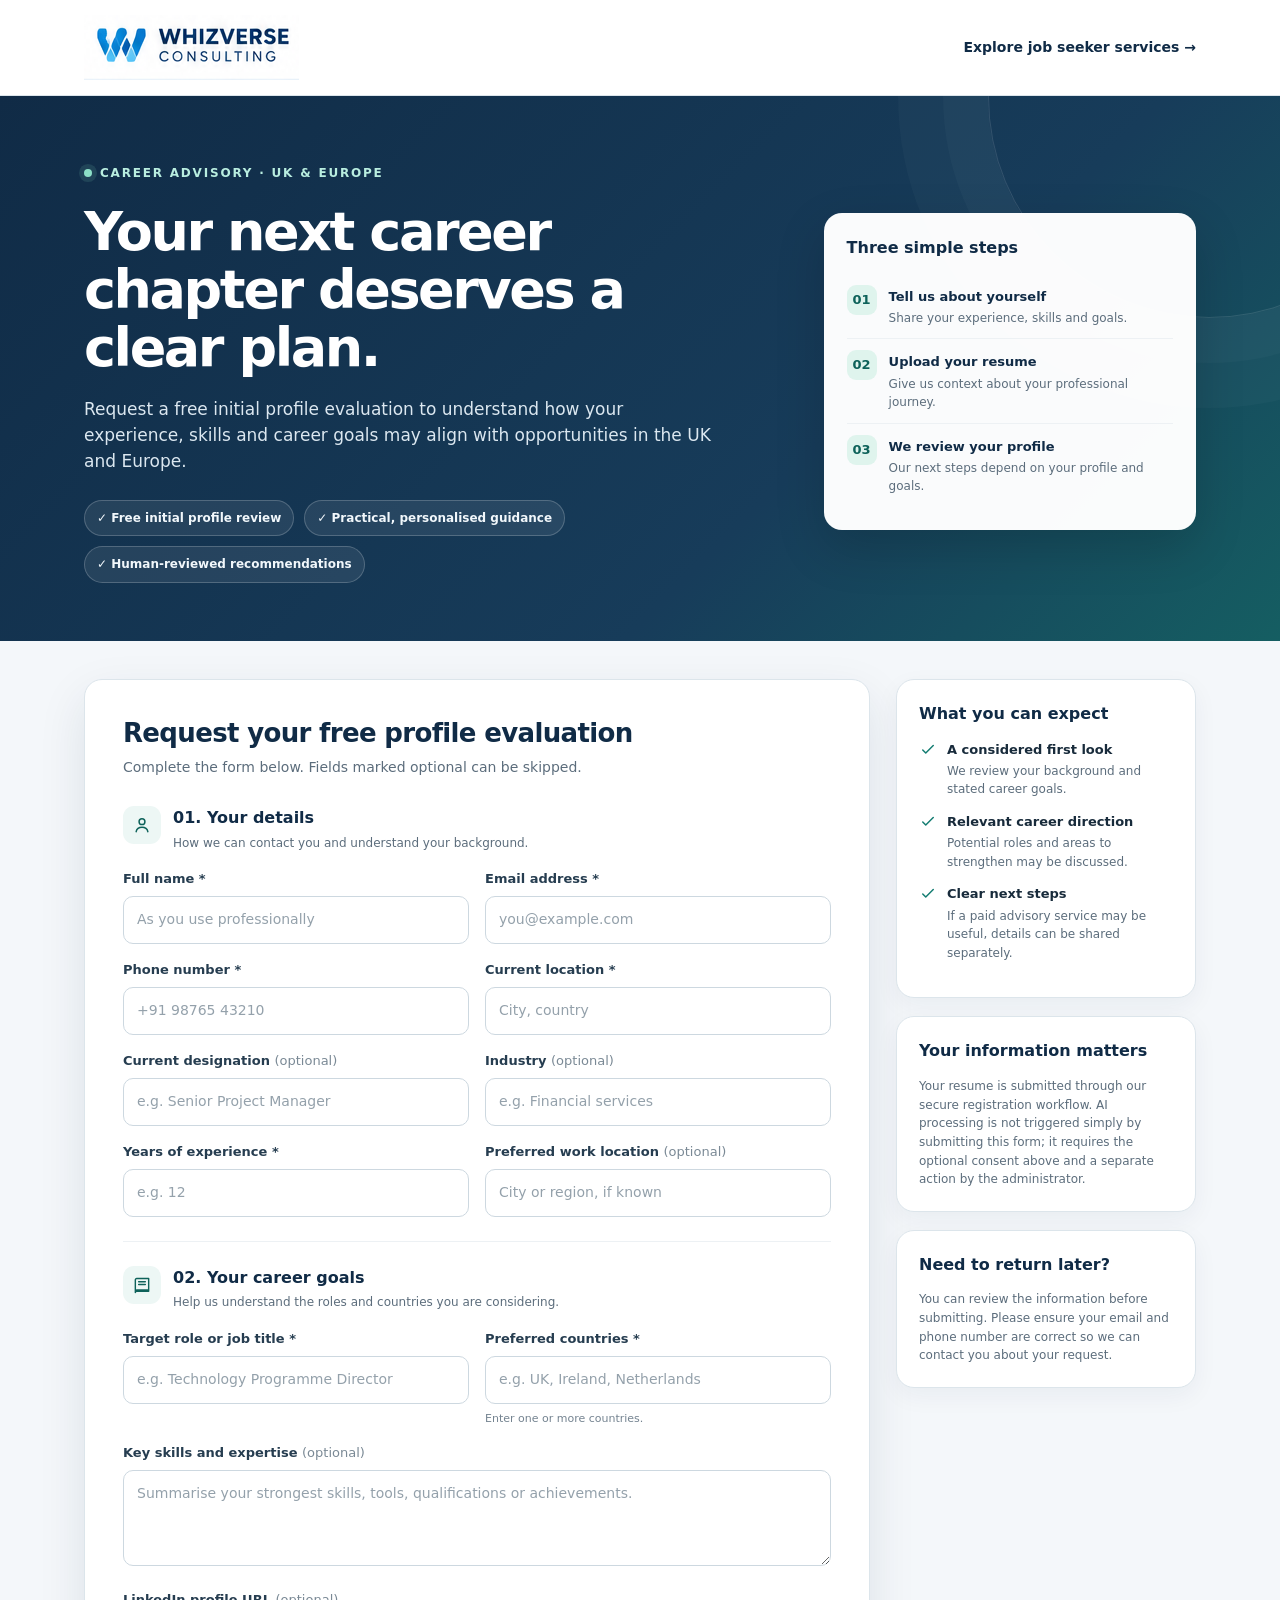
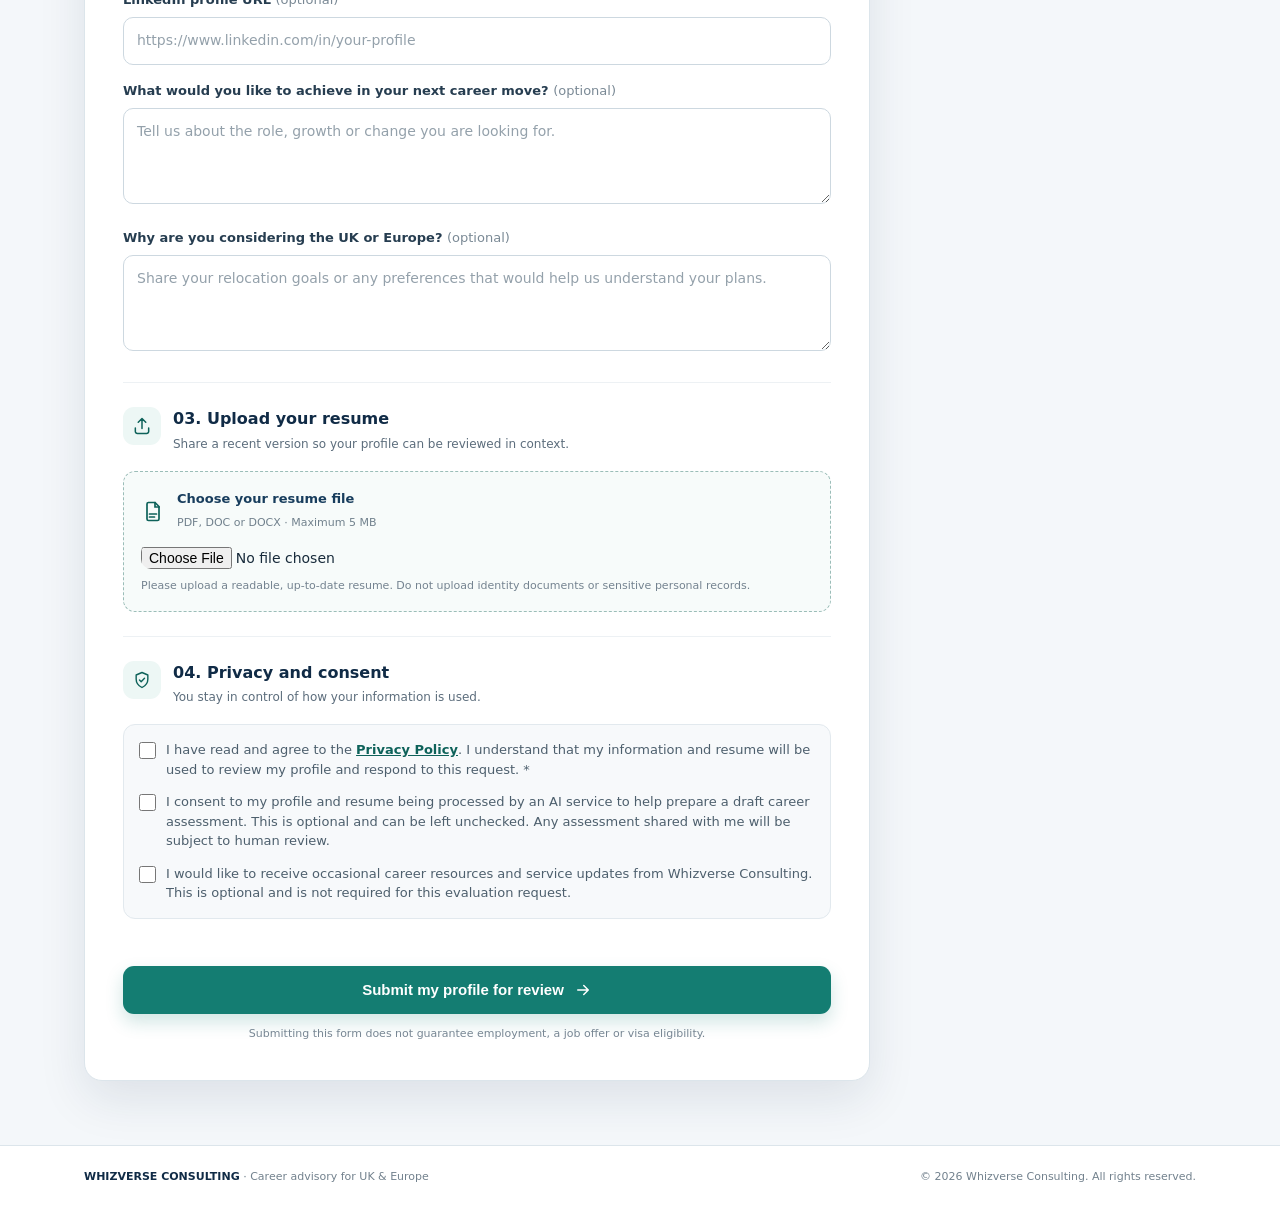
<file: profile-review.html>
<!DOCTYPE html>
<html lang="en">
<head>
  <meta charset="UTF-8">
  <meta name="viewport" content="width=device-width, initial-scale=1">
  <meta name="theme-color" content="#102b46">
  <meta name="description" content="Request a free initial career profile evaluation from Whizverse Consulting for UK and European career opportunities.">
  <title>Profile Review | Whizverse Consulting</title>
  <style>
    :root {
      --navy: #102b46;
      --navy-2: #183d5d;
      --teal: #147d72;
      --teal-dark: #0e625a;
      --mint: #dff4ed;
      --ink: #182b3b;
      --muted: #5c6d7c;
      --line: #dce5eb;
      --paper: #ffffff;
      --page: #f4f7fa;
      --danger: #a4262c;
      --shadow: 0 18px 48px rgba(16, 43, 70, .10);
      --radius: 18px;
    }
    * { box-sizing: border-box; }
    html { scroll-behavior: smooth; }
    body {
      margin: 0;
      background: var(--page);
      color: var(--ink);
      font-family: Inter, ui-sans-serif, system-ui, -apple-system, BlinkMacSystemFont, "Segoe UI", sans-serif;
      line-height: 1.55;
    }
    a { color: inherit; }
    .topbar {
      background: rgba(255,255,255,.97);
      border-bottom: 1px solid var(--line);
      position: sticky; top: 0; z-index: 10;
      backdrop-filter: blur(12px);
    }
    .nav {
      max-width: 1160px; margin: auto; padding: 15px 24px;
      display: flex; align-items: center; justify-content: space-between; gap: 18px;
    }
    .brand { display: flex; align-items: center; text-decoration: none; min-width: 0; }
    .brand-logo { display: block; width: 215px; max-width: min(52vw, 215px); height: auto; object-fit: contain; }

    .nav-link { color: var(--navy); text-decoration: none; font-weight: 700; font-size: 14px; }
    .nav-link:hover { color: var(--teal); }
    .hero-wrap { background: linear-gradient(135deg, var(--navy) 0%, #173c5a 64%, #155e62 100%); color: #fff; overflow: hidden; position: relative; }
    .hero-wrap:after {
      content: ""; position: absolute; width: 440px; height: 440px; border: 1px solid rgba(255,255,255,.12);
      border-radius: 50%; right: -150px; top: -220px; box-shadow: 0 0 0 45px rgba(255,255,255,.025), 0 0 0 90px rgba(255,255,255,.025);
      pointer-events: none;
    }
    .hero {
      max-width: 1160px; margin: auto; padding: 64px 24px 58px;
      display: grid; grid-template-columns: minmax(0, 1.3fr) minmax(280px, .7fr); gap: 48px; align-items: center;
      position: relative; z-index: 1;
    }
    .eyebrow { display: inline-flex; align-items: center; gap: 8px; color: #b9eee0; font-size: 12px; font-weight: 800; letter-spacing: .15em; text-transform: uppercase; }
    .eyebrow-dot { width: 8px; height: 8px; background: #8ce0c7; border-radius: 50%; box-shadow: 0 0 0 5px rgba(140,224,199,.12); }
    h1 { font-size: clamp(34px, 4.5vw, 54px); letter-spacing: -.045em; line-height: 1.08; margin: 18px 0 18px; max-width: 690px; }
    .hero-copy { color: #dbe7f0; font-size: 17px; max-width: 640px; margin: 0; }
    .hero-points { display: flex; flex-wrap: wrap; gap: 10px; margin-top: 25px; }
    .hero-pill { border: 1px solid rgba(255,255,255,.2); background: rgba(255,255,255,.08); padding: 8px 12px; border-radius: 999px; font-size: 12px; font-weight: 700; color: #f1f7fb; }
    .hero-card { background: rgba(255,255,255,.98); color: var(--ink); border-radius: 18px; padding: 23px; box-shadow: 0 18px 50px rgba(0,0,0,.16); }
    .hero-card h2 { margin: 0 0 13px; font-size: 16px; color: var(--navy); }
    .process-item { display: flex; gap: 12px; align-items: flex-start; padding: 11px 0; }
    .process-item + .process-item { border-top: 1px solid #edf1f4; }
    .step-num { width: 30px; height: 30px; flex: 0 0 30px; display: grid; place-items: center; border-radius: 9px; background: var(--mint); color: var(--teal-dark); font-weight: 850; font-size: 13px; }
    .process-item strong { display: block; font-size: 13px; color: var(--navy); }
    .process-item span:last-child { display: block; color: var(--muted); font-size: 12px; margin-top: 2px; }
    .main { max-width: 1160px; margin: auto; padding: 38px 24px 64px; display: grid; grid-template-columns: minmax(0, 1fr) 300px; gap: 26px; align-items: start; }
    .form-card, .side-card { background: var(--paper); border: 1px solid var(--line); border-radius: var(--radius); box-shadow: var(--shadow); }
    .form-card { padding: clamp(20px, 3.4vw, 38px); }
    .form-heading { margin-bottom: 27px; }
    .form-heading h2 { font-size: 26px; line-height: 1.2; letter-spacing: -.025em; margin: 0 0 8px; color: var(--navy); }
    .form-heading p { color: var(--muted); margin: 0; font-size: 14px; }
    .section { padding: 24px 0; border-top: 1px solid #edf1f4; }
    .section:first-of-type { border-top: 0; padding-top: 0; }
    .section-title { display: flex; gap: 12px; align-items: flex-start; margin-bottom: 17px; }
    .section-icon { width: 38px; height: 38px; display: grid; place-items: center; flex: 0 0 38px; border-radius: 11px; background: #edf7f5; color: var(--teal-dark); }
    .section-title h3 { margin: 0; font-size: 16px; color: var(--navy); }
    .section-title p { margin: 3px 0 0; color: var(--muted); font-size: 12px; }
    .grid { display: grid; grid-template-columns: repeat(2, minmax(0, 1fr)); gap: 16px; }
    .field { min-width: 0; }
    .field.full { grid-column: 1 / -1; }
    label, .label { display: block; font-size: 13px; font-weight: 750; color: #263d50; margin-bottom: 7px; }
    .optional { color: #7a8995; font-weight: 500; }
    input, select, textarea {
      width: 100%; border: 1px solid #cdd8e0; background: #fff; color: var(--ink);
      border-radius: 10px; padding: 12px 13px; font: inherit; font-size: 14px; outline: none;
      transition: border-color .16s ease, box-shadow .16s ease, background .16s ease;
    }
    input, select { min-height: 46px; }
    textarea { min-height: 96px; resize: vertical; }
    input::placeholder, textarea::placeholder { color: #94a1ab; }
    input:focus, select:focus, textarea:focus { border-color: var(--teal); box-shadow: 0 0 0 3px rgba(20,125,114,.13); }
    .hint { color: #748390; font-size: 11px; margin-top: 6px; }
    .upload-box { border: 1.5px dashed #9bbdb8; background: #f7fbfa; border-radius: 12px; padding: 17px; }
    .upload-box input { border: 0; padding: 5px 0 0; min-height: auto; background: transparent; }
    .upload-label { display: flex; gap: 12px; align-items: center; margin-bottom: 8px; }
    .upload-label svg { color: var(--teal-dark); flex: 0 0 auto; }
    .consent-box { background: #f7f9fb; border: 1px solid #e2e9ee; border-radius: 12px; padding: 15px; display: grid; gap: 13px; }
    .check-row { display: flex; gap: 10px; align-items: flex-start; font-size: 12px; color: #4d5f6d; }
    .check-row input { width: 17px; height: 17px; min-height: 17px; margin: 2px 0 0; flex: 0 0 17px; accent-color: var(--teal); }
    .check-row label { font-weight: 500; margin: 0; color: #4d5f6d; line-height: 1.5; }
    .check-row a { color: var(--teal-dark); font-weight: 700; }
    .submit-row { margin-top: 23px; }
    .submit-btn { width: 100%; display: flex; justify-content: center; align-items: center; gap: 10px; border: 0; border-radius: 11px; padding: 15px 18px; color: #fff; background: var(--teal); font-size: 15px; font-weight: 800; cursor: pointer; box-shadow: 0 8px 18px rgba(20,125,114,.2); transition: transform .16s ease, background .16s ease; }
    .submit-btn:hover { background: var(--teal-dark); transform: translateY(-1px); }
    .submit-btn:focus-visible { outline: 3px solid #8fd9c0; outline-offset: 3px; }
    .submit-btn:disabled { opacity: .65; cursor: wait; transform: none; }
    .submit-note { text-align: center; color: #778693; font-size: 11px; margin: 11px 0 0; }
    .message { display: none; border-radius: 11px; padding: 14px 16px; margin: 0 0 18px; font-size: 13px; }
    .message.success { display: block; color: #145a42; background: #e7f7ee; border: 1px solid #b9e7ca; }
    .message.error { display: block; color: #842029; background: #fff0f0; border: 1px solid #f2c7ca; }
    .side { display: grid; gap: 18px; }
    .side-card { padding: 22px; box-shadow: 0 8px 24px rgba(16,43,70,.05); }
    .side-card h3 { color: var(--navy); font-size: 16px; margin: 0 0 13px; }
    .benefit { display: flex; gap: 10px; align-items: flex-start; margin: 13px 0; color: var(--muted); font-size: 12px; }
    .benefit svg { color: var(--teal); flex: 0 0 auto; margin-top: 1px; }
    .benefit strong { display: block; color: var(--ink); font-size: 13px; margin-bottom: 2px; }
    .privacy-note { font-size: 12px; color: var(--muted); margin: 0; }
    .footer { border-top: 1px solid var(--line); background: #fff; }
    .footer-inner { max-width: 1160px; margin: auto; padding: 22px 24px; display: flex; justify-content: space-between; gap: 15px; color: #72818d; font-size: 11px; }
    .footer strong { color: var(--navy); }
    @media (max-width: 900px) {
      .hero { grid-template-columns: 1fr; gap: 28px; padding-top: 48px; }
      .hero-card { max-width: 560px; }
      .main { grid-template-columns: 1fr; }
      .side { grid-template-columns: repeat(2, minmax(0, 1fr)); }
    }
    @media (max-width: 600px) {
      .nav { padding: 12px 16px; }
      .nav-link { font-size: 12px; }
      .hero { padding: 39px 18px 36px; }
      h1 { font-size: 36px; }
      .hero-copy { font-size: 15px; }
      .main { padding: 22px 12px 42px; }
      .form-card { padding: 20px 16px; }
      .grid, .side { grid-template-columns: 1fr; }
      .footer-inner { padding: 19px 16px; flex-direction: column; }
    }
    @media (prefers-reduced-motion: reduce) {
      *, *::before, *::after { scroll-behavior: auto !important; transition: none !important; }
    }
  </style>
</head>
<body>
  <header class="topbar">
    <nav class="nav" aria-label="Main navigation">
      <a class="brand" href="/" aria-label="Whizverse Consulting home">
        <img class="brand-logo" src="/logo.png" alt="Whizverse Consulting" width="215" height="65">
      </a>
      <a class="nav-link" href="/job-seekers.html">Explore job seeker services <span aria-hidden="true">→</span></a>
    </nav>
  </header>

  <section class="hero-wrap">
    <div class="hero">
      <div>
        <div class="eyebrow"><span class="eyebrow-dot"></span> Career advisory · UK & Europe</div>
        <h1>Your next career chapter deserves a clear plan.</h1>
        <p class="hero-copy">Request a free initial profile evaluation to understand how your experience, skills and career goals may align with opportunities in the UK and Europe.</p>
        <div class="hero-points">
          <span class="hero-pill">✓ Free initial profile review</span>
          <span class="hero-pill">✓ Practical, personalised guidance</span>
          <span class="hero-pill">✓ Human-reviewed recommendations</span>
        </div>
      </div>
      <aside class="hero-card" aria-label="How it works">
        <h2>Three simple steps</h2>
        <div class="process-item">
          <span class="step-num">01</span>
          <span><strong>Tell us about yourself</strong><span>Share your experience, skills and goals.</span></span>
        </div>
        <div class="process-item">
          <span class="step-num">02</span>
          <span><strong>Upload your resume</strong><span>Give us context about your professional journey.</span></span>
        </div>
        <div class="process-item">
          <span class="step-num">03</span>
          <span><strong>We review your profile</strong><span>Our next steps depend on your profile and goals.</span></span>
        </div>
      </aside>
    </div>
  </section>

  <main class="main">
    <section class="form-card" aria-labelledby="form-title">
      <div class="form-heading">
        <h2 id="form-title">Request your free profile evaluation</h2>
        <p>Complete the form below. Fields marked optional can be skipped.</p>
      </div>
      <div id="formMessage" class="message" role="status" aria-live="polite"></div>

      <form id="profileForm" enctype="multipart/form-data" novalidate>
        <input type="hidden" name="candidateType" value="career_advisory">
        <input type="hidden" name="leadSource" value="website">
        <input type="hidden" name="campaignName" value="profile-review">
        <input type="hidden" name="privacyVersion" value="v1">

        <section class="section">
          <div class="section-title">
            <span class="section-icon" aria-hidden="true">
              <svg width="20" height="20" viewBox="0 0 24 24" fill="none"><circle cx="12" cy="8" r="3.5" stroke="currentColor" stroke-width="1.8"/><path d="M5 20c.7-3.5 3.1-5.2 7-5.2s6.3 1.7 7 5.2" stroke="currentColor" stroke-width="1.8" stroke-linecap="round"/></svg>
            </span>
            <span><h3>01. Your details</h3><p>How we can contact you and understand your background.</p></span>
          </div>
          <div class="grid">
            <div class="field">
              <label for="fullName">Full name *</label>
              <input id="fullName" name="fullName" autocomplete="name" required maxlength="120" placeholder="As you use professionally">
            </div>
            <div class="field">
              <label for="email">Email address *</label>
              <input id="email" name="email" type="email" autocomplete="email" required maxlength="254" placeholder="you@example.com">
            </div>
            <div class="field">
              <label for="phone">Phone number *</label>
              <input id="phone" name="phone" type="tel" autocomplete="tel" required maxlength="30" placeholder="+91 98765 43210">
            </div>
            <div class="field">
              <label for="currentLocation">Current location *</label>
              <input id="currentLocation" name="currentLocation" autocomplete="address-level2" required maxlength="120" placeholder="City, country">
            </div>
            <div class="field">
              <label for="currentDesignation">Current designation <span class="optional">(optional)</span></label>
              <input id="currentDesignation" name="currentDesignation" maxlength="120" placeholder="e.g. Senior Project Manager">
            </div>
            <div class="field">
              <label for="industry">Industry <span class="optional">(optional)</span></label>
              <input id="industry" name="industry" maxlength="120" placeholder="e.g. Financial services">
            </div>
            <div class="field">
              <label for="experienceYears">Years of experience *</label>
              <input id="experienceYears" name="experienceYears" type="number" min="0" max="60" step="1" required placeholder="e.g. 12">
            </div>
            <div class="field">
              <label for="preferredLocation">Preferred work location <span class="optional">(optional)</span></label>
              <input id="preferredLocation" name="preferredLocation" maxlength="120" placeholder="City or region, if known">
            </div>
          </div>
        </section>

        <section class="section">
          <div class="section-title">
            <span class="section-icon" aria-hidden="true">
              <svg width="20" height="20" viewBox="0 0 24 24" fill="none"><path d="M4 19.5V5.8c0-.9.7-1.6 1.6-1.6H20v15.3H5.6c-.9 0-1.6.7-1.6 1.6Zm0 0c0-.9.7-1.6 1.6-1.6H20M8 8h8M8 11.5h8" stroke="currentColor" stroke-width="1.7" stroke-linecap="round" stroke-linejoin="round"/></svg>
            </span>
            <span><h3>02. Your career goals</h3><p>Help us understand the roles and countries you are considering.</p></span>
          </div>
          <div class="grid">
            <div class="field">
              <label for="targetRole">Target role or job title *</label>
              <input id="targetRole" name="targetRole" required maxlength="120" placeholder="e.g. Technology Programme Director">
            </div>
            <div class="field">
              <label for="preferredCountries">Preferred countries *</label>
              <input id="preferredCountries" name="preferredCountries" required maxlength="500" placeholder="e.g. UK, Ireland, Netherlands">
              <div class="hint">Enter one or more countries.</div>
            </div>
            <div class="field full">
              <label for="skills">Key skills and expertise <span class="optional">(optional)</span></label>
              <textarea id="skills" name="skills" maxlength="1000" placeholder="Summarise your strongest skills, tools, qualifications or achievements."></textarea>
            </div>
            <div class="field full">
              <label for="linkedinUrl">LinkedIn profile URL <span class="optional">(optional)</span></label>
              <input id="linkedinUrl" name="linkedinUrl" type="url" maxlength="300" placeholder="https://www.linkedin.com/in/your-profile">
            </div>
            <div class="field full">
              <label for="careerReason">What would you like to achieve in your next career move? <span class="optional">(optional)</span></label>
              <textarea id="careerReason" name="careerReason" maxlength="1000" placeholder="Tell us about the role, growth or change you are looking for."></textarea>
            </div>
            <div class="field full">
              <label for="ukEuropeReason">Why are you considering the UK or Europe? <span class="optional">(optional)</span></label>
              <textarea id="ukEuropeReason" name="ukEuropeReason" maxlength="1000" placeholder="Share your relocation goals or any preferences that would help us understand your plans."></textarea>
            </div>
          </div>
        </section>

        <section class="section">
          <div class="section-title">
            <span class="section-icon" aria-hidden="true">
              <svg width="20" height="20" viewBox="0 0 24 24" fill="none"><path d="M12 15V3m0 0L7.5 7.5M12 3l4.5 4.5M4 14.5v4A2.5 2.5 0 0 0 6.5 21h11a2.5 2.5 0 0 0 2.5-2.5v-4" stroke="currentColor" stroke-width="1.8" stroke-linecap="round" stroke-linejoin="round"/></svg>
            </span>
            <span><h3>03. Upload your resume</h3><p>Share a recent version so your profile can be reviewed in context.</p></span>
          </div>
          <div class="upload-box">
            <div class="upload-label">
              <svg width="24" height="24" viewBox="0 0 24 24" fill="none"><path d="M7 3.5h7l4 4V20a1.5 1.5 0 0 1-1.5 1.5h-9A1.5 1.5 0 0 1 6 20V5A1.5 1.5 0 0 1 7.5 3.5Z" stroke="currentColor" stroke-width="1.7"/><path d="M14 3.5V8h4M8.5 15h7M8.5 18h5" stroke="currentColor" stroke-width="1.7" stroke-linecap="round"/></svg>
              <div><strong style="display:block;color:#183d5d;font-size:13px">Choose your resume file</strong><span style="color:#71818d;font-size:11px">PDF, DOC or DOCX · Maximum 5 MB</span></div>
            </div>
            <input id="resume" name="resume" type="file" accept=".pdf,.doc,.docx,application/pdf,application/msword,application/vnd.openxmlformats-officedocument.wordprocessingml.document" required aria-describedby="resumeHint">
            <div class="hint" id="resumeHint">Please upload a readable, up-to-date resume. Do not upload identity documents or sensitive personal records.</div>
          </div>
        </section>

        <section class="section">
          <div class="section-title">
            <span class="section-icon" aria-hidden="true">
              <svg width="20" height="20" viewBox="0 0 24 24" fill="none"><path d="M12 3 19 6v5c0 4.5-2.9 7.8-7 10-4.1-2.2-7-5.5-7-10V6l7-3Z" stroke="currentColor" stroke-width="1.7" stroke-linejoin="round"/><path d="m9 12 2 2 4-4" stroke="currentColor" stroke-width="1.7" stroke-linecap="round" stroke-linejoin="round"/></svg>
            </span>
            <span><h3>04. Privacy and consent</h3><p>You stay in control of how your information is used.</p></span>
          </div>
          <div class="consent-box">
            <div class="check-row">
              <input id="consentPrivacy" name="consentPrivacy" type="checkbox" value="yes" required>
              <label for="consentPrivacy">I have read and agree to the <a href="/privacy-policy.html" target="/privacy-policy.html" rel="noopener">Privacy Policy</a>. I understand that my information and resume will be used to review my profile and respond to this request. *</label>
            </div>
            <div class="check-row">
              <input id="consentAIProcessing" name="consentAIProcessing" type="checkbox" value="yes">
              <label for="consentAIProcessing">I consent to my profile and resume being processed by an AI service to help prepare a draft career assessment. This is optional and can be left unchecked. Any assessment shared with me will be subject to human review.</label>
            </div>
            <div class="check-row">
              <input id="consentMarketing" name="consentMarketing" type="checkbox" value="yes">
              <label for="consentMarketing">I would like to receive occasional career resources and service updates from Whizverse Consulting. This is optional and is not required for this evaluation request.</label>
            </div>
          </div>
        </section>

        <div class="submit-row">
          <button id="submitBtn" class="submit-btn" type="submit">
            Submit my profile for review
            <svg width="18" height="18" viewBox="0 0 24 24" fill="none" aria-hidden="true"><path d="M5 12h14m-6-6 6 6-6 6" stroke="currentColor" stroke-width="2" stroke-linecap="round" stroke-linejoin="round"/></svg>
          </button>
          <p class="submit-note">Submitting this form does not guarantee employment, a job offer or visa eligibility.</p>
        </div>
      </form>
    </section>

    <aside class="side">
      <section class="side-card">
        <h3>What you can expect</h3>
        <div class="benefit">
          <svg width="18" height="18" viewBox="0 0 24 24" fill="none"><path d="m5 12 4 4L19 6" stroke="currentColor" stroke-width="2" stroke-linecap="round" stroke-linejoin="round"/></svg>
          <span><strong>A considered first look</strong>We review your background and stated career goals.</span>
        </div>
        <div class="benefit">
          <svg width="18" height="18" viewBox="0 0 24 24" fill="none"><path d="m5 12 4 4L19 6" stroke="currentColor" stroke-width="2" stroke-linecap="round" stroke-linejoin="round"/></svg>
          <span><strong>Relevant career direction</strong>Potential roles and areas to strengthen may be discussed.</span>
        </div>
        <div class="benefit">
          <svg width="18" height="18" viewBox="0 0 24 24" fill="none"><path d="m5 12 4 4L19 6" stroke="currentColor" stroke-width="2" stroke-linecap="round" stroke-linejoin="round"/></svg>
          <span><strong>Clear next steps</strong>If a paid advisory service may be useful, details can be shared separately.</span>
        </div>
      </section>
      <section class="side-card">
        <h3>Your information matters</h3>
        <p class="privacy-note">Your resume is submitted through our secure registration workflow. AI processing is not triggered simply by submitting this form; it requires the optional consent above and a separate action by the administrator.</p>
      </section>
      <section class="side-card">
        <h3>Need to return later?</h3>
        <p class="privacy-note">You can review the information before submitting. Please ensure your email and phone number are correct so we can contact you about your request.</p>
      </section>
    </aside>
  </main>

  <footer class="footer">
    <div class="footer-inner">
      <span><strong>WHIZVERSE CONSULTING</strong> · Career advisory for UK & Europe</span>
      <span>© <span id="year"></span> Whizverse Consulting. All rights reserved.</span>
    </div>
  </footer>

  <script>
    const form = document.getElementById("profileForm");
    const submitBtn = document.getElementById("submitBtn");
    const message = document.getElementById("formMessage");
    const resumeInput = document.getElementById("resume");
    document.getElementById("year").textContent = new Date().getFullYear();

    resumeInput.addEventListener("change", () => {
      const file = resumeInput.files && resumeInput.files[0];
      if (file && file.size > 5 * 1024 * 1024) {
        resumeInput.setCustomValidity("Please choose a resume file no larger than 5 MB.");
        resumeInput.reportValidity();
      } else {
        resumeInput.setCustomValidity("");
      }
    });

    function showMessage(type, text) {
      message.className = "message " + type;
      message.textContent = text;
      message.scrollIntoView({ behavior: "smooth", block: "center" });
    }

    form.addEventListener("submit", async (event) => {
      event.preventDefault();
      message.className = "message";
      message.textContent = "";

      if (!form.reportValidity()) return;

      const file = resumeInput.files && resumeInput.files[0];
      if (!file) {
        showMessage("error", "Please attach your resume before submitting.");
        return;
      }
      if (file.size > 5 * 1024 * 1024) {
        showMessage("error", "Your resume must be 5 MB or smaller.");
        return;
      }

      submitBtn.disabled = true;
      submitBtn.textContent = "Submitting your profile…";

      try {
        const response = await fetch("/api/candidates", {
          method: "POST",
          body: new FormData(form),
          headers: { "Accept": "application/json" }
        });
        let result = {};
        try { result = await response.json(); } catch (_) {}

        if (!response.ok || !result.success) {
          throw new Error(result.error || "We could not submit your profile. Please try again.");
        }

        form.reset();
        resumeInput.setCustomValidity("");
        showMessage("success", result.message || "Thank you. Your profile has been submitted successfully. A confirmation email will be sent if email delivery is available.");
      } catch (error) {
        showMessage("error", error.message || "Something went wrong. Please try again in a moment.");
      } finally {
        submitBtn.disabled = false;
        submitBtn.innerHTML = 'Submit my profile for review <svg width="18" height="18" viewBox="0 0 24 24" fill="none" aria-hidden="true"><path d="M5 12h14m-6-6 6 6-6 6" stroke="currentColor" stroke-width="2" stroke-linecap="round" stroke-linejoin="round"/></svg>';
      }
    });
  </script>

  <!-- Cloudflare Web Analytics --><script type='module' src='https://static.cloudflareinsights.com/beacon.min.js' data-cf-beacon='{"token": "70a1702ef7cc426483fc60727b87cd1c"}'></script><!-- End Cloudflare Web Analytics -->
</body>
</html>
</file>
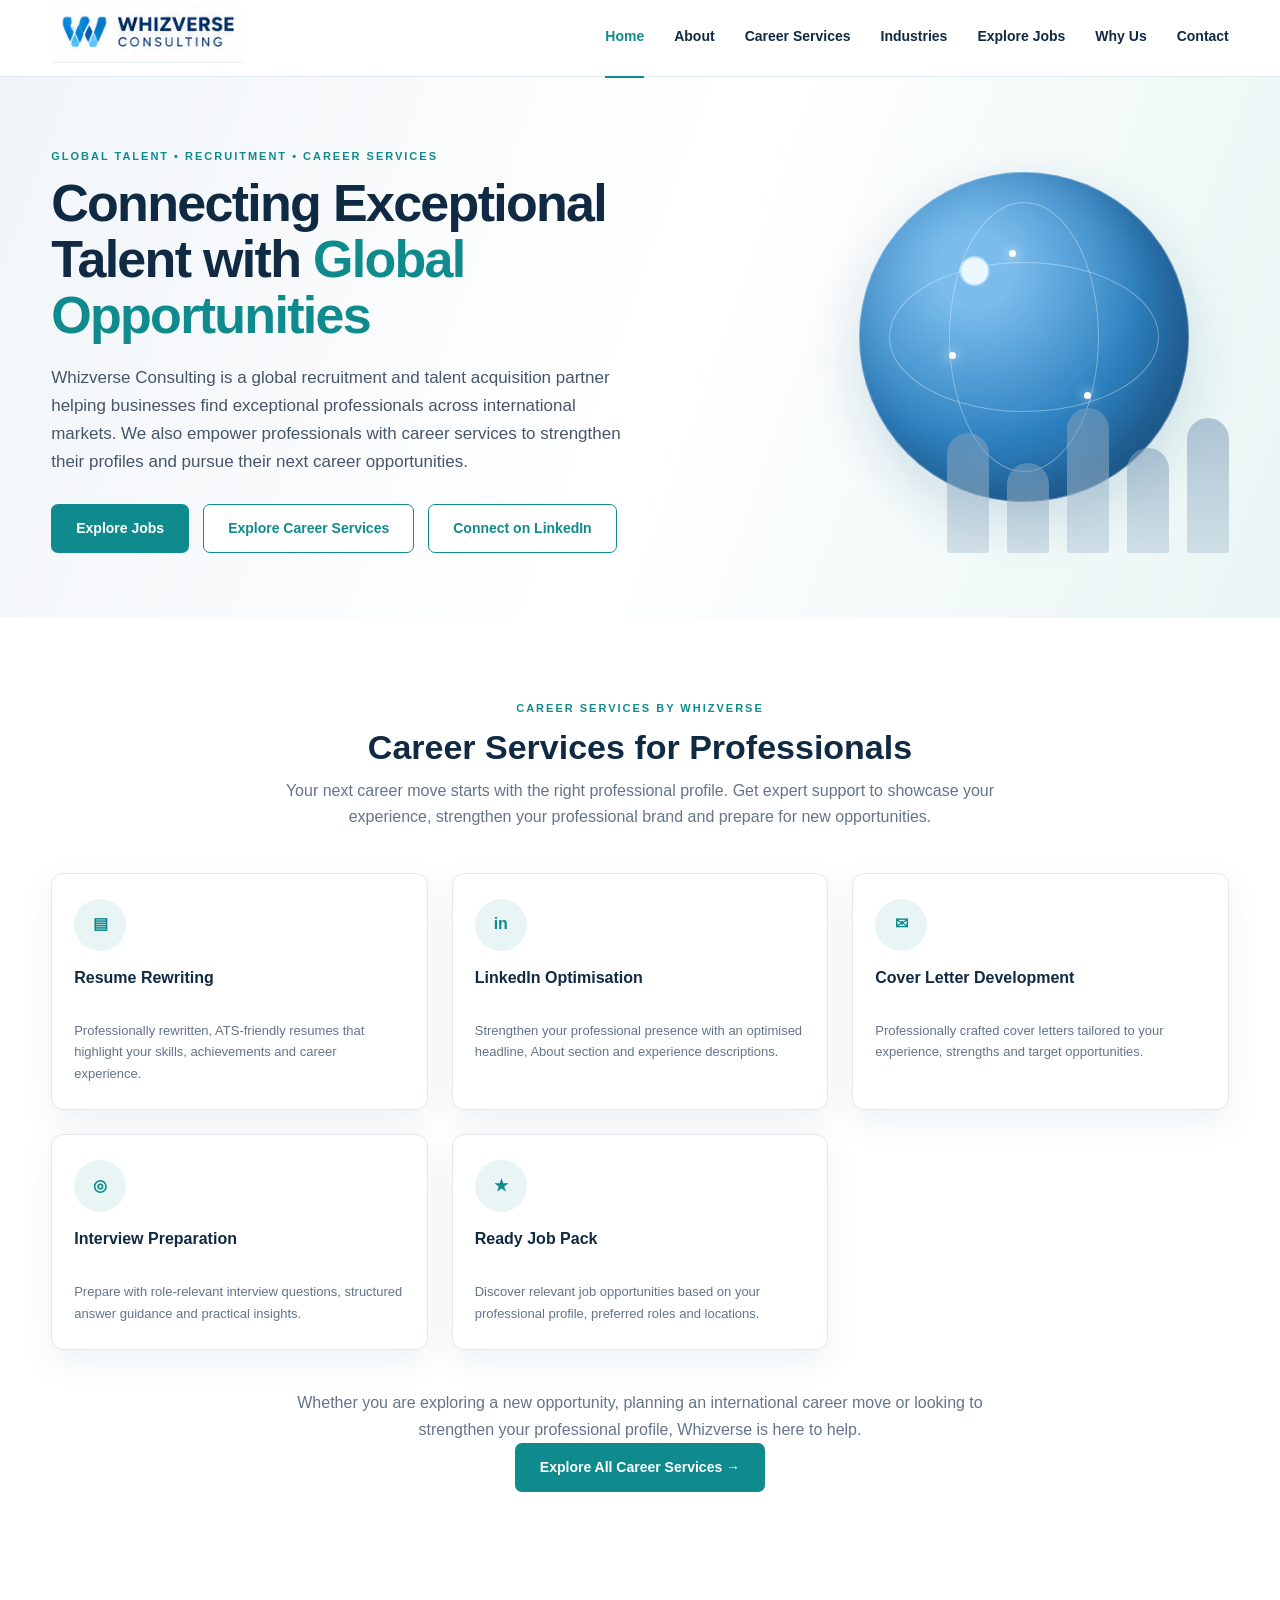
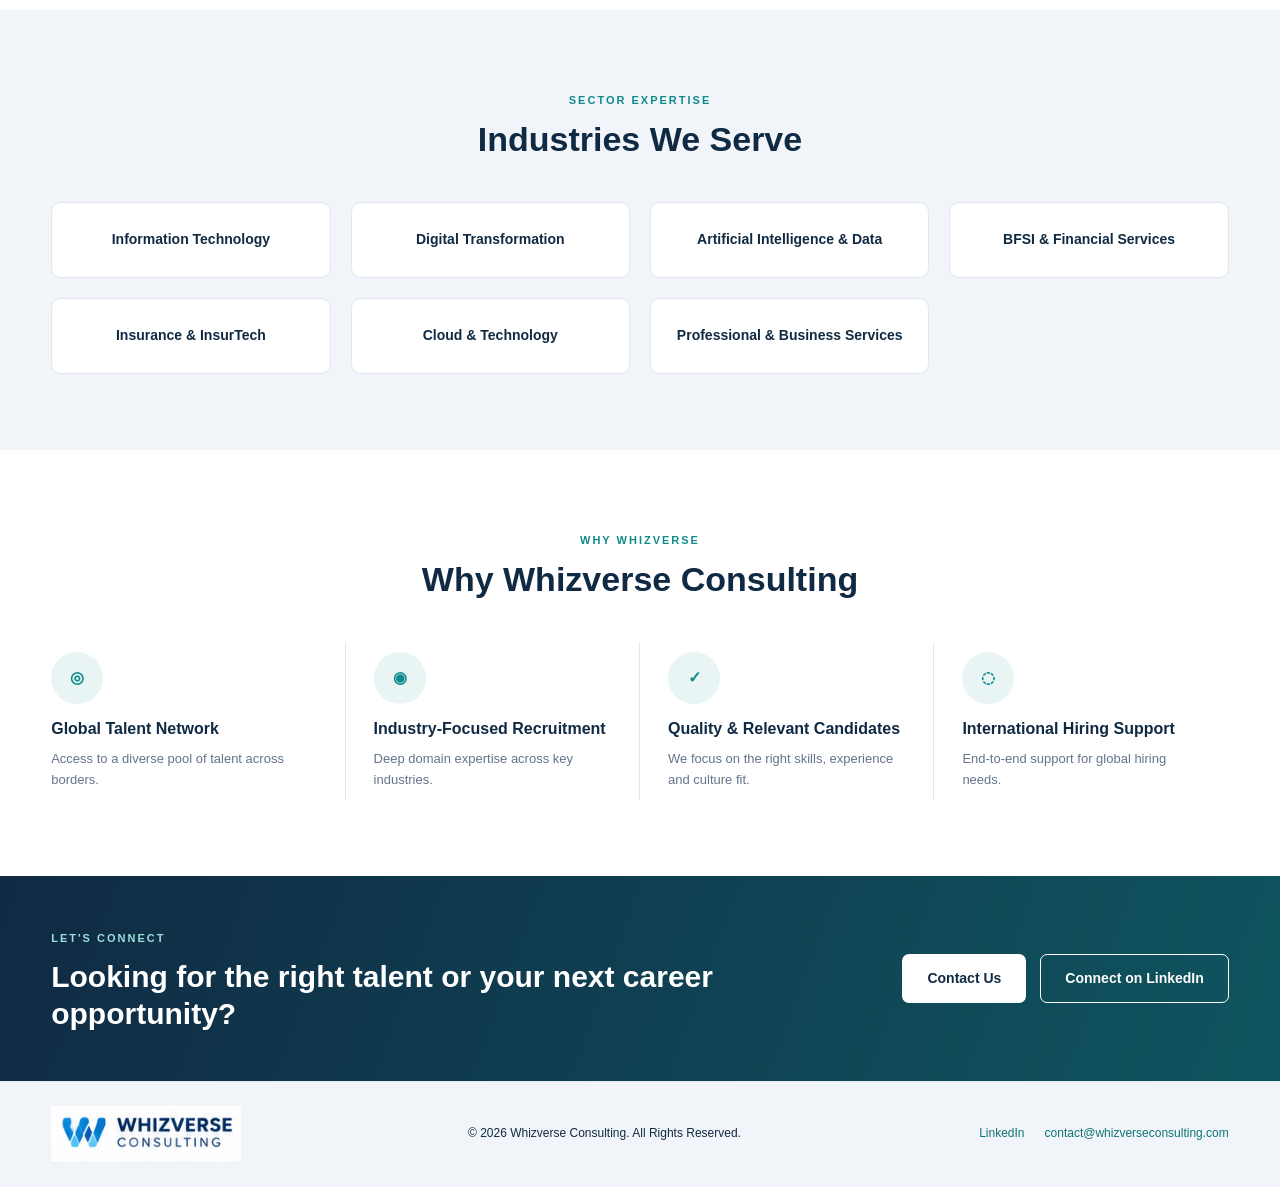
<file: projects.html>
<!DOCTYPE html>
<html lang="en">
<head>
  <meta charset="UTF-8">
  <meta name="viewport" content="width=device-width, initial-scale=1.0">
  <title>Services | Whizverse Consulting</title>
  <script>
    const destination = window.location.hash === "#industries"
      ? "index.html#industries"
      : "index.html#services";

    window.location.replace(destination);
  </script>
</head>
<body>
  <p>Redirecting to Whizverse Consulting. 
    <a href="index.html#services">Continue to Services</a>.
  </p>
  <!-- Cloudflare Web Analytics --><script type='module' src='https://static.cloudflareinsights.com/beacon.min.js' data-cf-beacon='{"token": "70a1702ef7cc426483fc60727b87cd1c"}'></script><!-- End Cloudflare Web Analytics -->
</body>
</html>
</file>
<file: style.css>
:root{--navy:#073b70;--blue:#0b73d1;--light:#eef7ff;--text:#17324d;--muted:#617286;--white:#fff;--border:#dce8f3;--shadow:0 12px 35px rgba(7,59,112,.08)}
*{box-sizing:border-box}html{scroll-behavior:smooth}body{margin:0;font-family:Inter,ui-sans-serif,system-ui,-apple-system,"Segoe UI",Arial,sans-serif;color:var(--text);line-height:1.65;background:#fff}a{color:inherit;text-decoration:none}.container{width:min(1180px,92%);margin:auto}
.site-header{position:sticky;top:0;z-index:20;background:rgba(255,255,255,.97);border-bottom:1px solid var(--border);backdrop-filter:blur(10px)}.nav-wrap{height:76px;display:flex;align-items:center;justify-content:space-between}.brand img{width:205px;height:58px;object-fit:contain;object-position:left center}.main-nav{display:flex;gap:30px;align-items:center}.main-nav a{font-size:14px;font-weight:600;color:#183b5e;padding:27px 0;border-bottom:2px solid transparent}.main-nav a:hover,.main-nav a.active{color:var(--blue);border-bottom-color:var(--blue)}.menu-toggle{display:none;border:0;background:none;font-size:28px;color:var(--navy)}
.hero{position:relative;overflow:hidden;background:linear-gradient(110deg,#f6fbff 0%,#fff 48%,#e9f5ff 100%);min-height:530px}.hero-grid{min-height:530px;display:grid;grid-template-columns:1fr 1fr;align-items:center;gap:30px}.hero-copy{position:relative;z-index:2;padding:65px 0}.eyebrow{display:inline-block;color:var(--blue);font-size:11px;letter-spacing:2px;font-weight:800;margin-bottom:10px}.hero h1{font-size:52px;line-height:1.08;letter-spacing:-1.7px;margin:0 0 20px;color:var(--navy);max-width:680px}.hero h1 span{color:var(--blue)}.hero p{font-size:17px;max-width:650px;color:#40566d;margin:0 0 28px}.hero-actions{display:flex;gap:14px;flex-wrap:wrap}.btn{display:inline-flex;align-items:center;justify-content:center;padding:12px 24px;border-radius:5px;font-size:14px;font-weight:750;border:1px solid transparent;cursor:pointer}.btn-primary{background:var(--blue);color:#fff}.btn-primary:hover{background:#075eae}.btn-outline{border-color:var(--blue);color:var(--blue);background:#fff}.btn-light{background:#fff;color:var(--navy)}.btn-outline-light{border-color:#fff;color:#fff}.hero-visual{height:100%;position:relative;min-height:500px}.globe{width:330px;height:330px;border-radius:50%;position:absolute;right:7%;top:95px;background:radial-gradient(circle at 35% 30%,#e9f7ff 0 4%,#70b7eb 5% 12%,#1c77bb 55%,#0a4f88 100%);box-shadow:inset -25px -20px 50px rgba(0,24,60,.35),0 20px 60px rgba(7,76,130,.18);opacity:.92}.globe:before,.globe:after{content:"";position:absolute;border:1px solid rgba(255,255,255,.35);border-radius:50%}.globe:before{inset:30px 90px}.globe:after{inset:90px 30px}.globe-grid{position:absolute;inset:0;border:1px solid rgba(255,255,255,.28);border-radius:50%;transform:rotate(25deg)}.globe-dot{position:absolute;width:7px;height:7px;background:#fff;border-radius:50%;box-shadow:0 0 12px #fff}.d1{top:78px;left:150px}.d2{top:180px;left:90px}.d3{top:220px;left:225px}.people{position:absolute;bottom:65px;right:0;display:flex;gap:18px;align-items:flex-end;opacity:.55}.people span{width:42px;height:120px;background:linear-gradient(#7d9db9,#b8cbd9);border-radius:25px 25px 4px 4px}.people span:nth-child(2){height:90px}.people span:nth-child(3){height:145px}.people span:nth-child(4){height:105px}.people span:nth-child(5){height:135px}
.section{padding:76px 0}.section-soft{background:var(--light)}.section-heading{text-align:center;max-width:760px;margin:0 auto 42px}.section-heading h2{font-size:34px;line-height:1.2;margin:0 0 10px;color:var(--navy)}.section-heading p{color:var(--muted);margin:0}.card-grid{display:grid;grid-template-columns:repeat(4,1fr);gap:18px}.service-card{border:1px solid var(--border);background:#fff;border-radius:9px;padding:25px 22px;box-shadow:var(--shadow);transition:transform .2s ease}.service-card:hover{transform:translateY(-3px)}.icon,.why-icon{width:52px;height:52px;border-radius:50%;display:grid;place-items:center;background:#e8f4ff;color:var(--blue);font-weight:800;margin-bottom:16px}.service-card h3,.why-grid h3{font-size:16px;line-height:1.35;margin:0 0 8px;color:var(--navy)}.service-card p,.why-grid p{font-size:13px;color:var(--muted);margin:0}.services-grid .service-card:last-child{grid-column:2 / span 2}
.industry-grid{display:grid;grid-template-columns:repeat(4,1fr);gap:14px}.industry-grid div{background:#fff;border:1px solid var(--border);padding:22px 18px;border-radius:8px;text-align:center;font-weight:700;font-size:14px;color:var(--navy)}.industry-grid div:last-child{grid-column:2 / span 2}
.why-grid{display:grid;grid-template-columns:repeat(4,1fr);gap:0}.why-grid article{padding:10px 28px;border-right:1px solid var(--border)}.why-grid article:first-child{padding-left:0}.why-grid article:last-child{border:0}.why-icon{margin-bottom:14px}
.cta{background:linear-gradient(100deg,#063b70,#0b67ae);color:#fff;padding:48px 0}.cta .eyebrow{color:#bfe3ff}.cta-inner{display:flex;align-items:center;justify-content:space-between;gap:30px}.cta h2{margin:0;font-size:30px;line-height:1.25;max-width:720px}
.page-hero{background:linear-gradient(110deg,#eef7ff,#fff);padding:82px 0}.page-hero h1{font-size:48px;line-height:1.15;color:var(--navy);margin:0 0 12px}.page-hero p{max-width:700px;color:var(--muted);font-size:17px;margin:0}.two-col{display:grid;grid-template-columns:1fr 1.25fr;gap:80px}.two-col h2{font-size:36px;color:var(--navy);margin:0}.two-col p{color:var(--muted);margin-top:0;margin-bottom:20px}
.contact-grid{display:grid;grid-template-columns:.9fr 1.1fr;gap:70px}.contact-grid h2{font-size:32px;color:var(--navy);margin:0 0 12px}.contact-grid>div>p{color:var(--muted)}.contact-details{display:flex;flex-direction:column;gap:15px;margin-top:28px}.contact-details a{color:var(--blue);font-weight:600}.contact-form{border:1px solid var(--border);background:#f9fcff;padding:28px;border-radius:9px}.contact-form h2{font-size:21px;margin-top:0}.form-row{display:grid;grid-template-columns:1fr 1fr;gap:16px}label{font-size:13px;font-weight:700;color:var(--navy);display:block;margin-bottom:16px}input,textarea{width:100%;font:inherit;font-size:14px;margin-top:6px;padding:11px 12px;border:1px solid #d5e3ef;border-radius:5px;background:#fff;color:var(--text);outline:none}input:focus,textarea:focus{border-color:var(--blue);box-shadow:0 0 0 3px rgba(11,115,209,.08)}.contact-form .btn{width:100%}.form-note{font-size:11px;color:#718396;margin:10px 0 0}
.site-footer{background:#062f59;color:#dbeeff;padding:24px 0}.footer-grid{display:grid;grid-template-columns:1fr 1fr 1.2fr;align-items:center;gap:20px}.site-footer img{width:175px;height:48px;object-fit:contain;object-position:left center;filter:brightness(0) invert(1)}.footer-grid p{font-size:12px;text-align:center;margin:0}.footer-links{display:flex;justify-content:flex-end;gap:20px;font-size:12px}.footer-links a:hover{color:#fff}
@media(max-width:950px){.main-nav{gap:18px}.hero h1{font-size:44px}.card-grid{grid-template-columns:repeat(2,1fr)}.services-grid .service-card:last-child{grid-column:auto}.industry-grid{grid-template-columns:repeat(2,1fr)}.industry-grid div:last-child{grid-column:auto}.why-grid{grid-template-columns:repeat(2,1fr);gap:24px}.why-grid article{border:0;padding:10px 0}.contact-grid,.two-col{grid-template-columns:1fr;gap:40px}}
@media(max-width:720px){.nav-wrap{height:68px}.brand img{width:170px}.menu-toggle{display:block}.main-nav{display:none;position:absolute;top:68px;left:0;right:0;background:#fff;border-bottom:1px solid var(--border);padding:10px 4%;flex-direction:column;align-items:stretch;gap:0}.main-nav.open{display:flex}.main-nav a{padding:11px 0;border-bottom:1px solid #edf3f8}.hero-grid{grid-template-columns:1fr;min-height:auto}.hero-copy{padding:58px 0 25px}.hero h1{font-size:38px}.hero p{font-size:15px}.hero-visual{min-height:270px}.globe{width:230px;height:230px;right:10%;top:10px}.people{bottom:5px;right:3%}.people span{width:25px;height:75px}.people span:nth-child(2){height:60px}.people span:nth-child(3){height:90px}.people span:nth-child(4){height:68px}.people span:nth-child(5){height:82px}.section{padding:55px 0}.section-heading h2{font-size:29px}.card-grid,.industry-grid,.why-grid,.form-row{grid-template-columns:1fr}.page-hero{padding:58px 0}.page-hero h1{font-size:37px}.cta-inner{align-items:flex-start;flex-direction:column}.cta h2{font-size:25px}.footer-grid{grid-template-columns:1fr;text-align:center}.site-footer img{object-position:center}.footer-grid p{text-align:center}.footer-links{justify-content:center;flex-direction:column;gap:8px}}

/* =====================================================
   WHIZVERSE CONSULTING - BRAND CONSISTENCY UPDATE
   Navy: #102A43 | Teal: #0F8B8D
   ===================================================== */

:root {
  --navy: #102A43;
  --blue: #0F8B8D;
  --light: #F1F5F9;
  --text: #334155;
  --muted: #64748B;
  --white: #FFFFFF;
  --border: #E2E8F0;
  --shadow: 0 12px 35px rgba(16, 42, 67, 0.07);
}

/* Global typography */
body {
  color: var(--text);
  background: #FFFFFF;
  font-family: Inter, "Segoe UI", Arial, sans-serif;
}

::selection {
  background: rgba(15, 139, 141, 0.18);
  color: var(--navy);
}

/* Navigation */
.site-header {
  background: rgba(255, 255, 255, 0.97);
  border-bottom-color: var(--border);
}

.main-nav a {
  color: var(--navy);
}

.main-nav a:hover,
.main-nav a.active {
  color: var(--blue);
  border-bottom-color: var(--blue);
}

.menu-toggle {
  color: var(--navy);
}

/* Hero section */
.hero {
  background: linear-gradient(
    110deg,
    #F1F5F9 0%,
    #FFFFFF 52%,
    #E8F5F4 100%
  );
}

.hero h1,
.page-hero h1 {
  color: var(--navy);
}

.hero h1 span {
  color: var(--blue);
}

.hero p {
  color: #475569;
}

.eyebrow {
  color: var(--blue);
}

/* Primary and secondary buttons */
.btn {
  border-radius: 7px;
  transition: all 0.2s ease;
}

.btn-primary {
  background: var(--blue);
  color: #FFFFFF;
}

.btn-primary:hover {
  background: #0B7476;
  transform: translateY(-1px);
}

.btn-outline {
  border-color: var(--blue);
  color: var(--blue);
}

.btn-outline:hover {
  background: #E8F5F4;
}

/* Service cards */
.service-card {
  border-color: var(--border);
  border-radius: 12px;
  box-shadow: var(--shadow);
}

.service-card:hover {
  border-color: rgba(15, 139, 141, 0.45);
  box-shadow: 0 16px 36px rgba(16, 42, 67, 0.11);
}

.service-card h3,
.why-grid h3 {
  color: var(--navy);
}

.icon,
.why-icon {
  background: #E8F5F4;
  color: var(--blue);
}

/* Industry section */
.section-soft {
  background: var(--light);
}

.industry-grid div {
  border-color: var(--border);
  color: var(--navy);
  border-radius: 10px;
}

.industry-grid div:hover {
  border-color: var(--blue);
  background: #F8FCFC;
}

/* Why Whizverse */
.why-grid article {
  border-color: var(--border);
}

/* CTA */
.cta {
  background: linear-gradient(110deg, #102A43 0%, #0F555F 100%);
}

.cta .eyebrow {
  color: #9DE0DB;
}

.btn-light {
  color: var(--navy);
}

.btn-outline-light:hover {
  background: rgba(255, 255, 255, 0.12);
}

/* Other content pages using shared classes */
.page-hero {
  background: linear-gradient(110deg, #F1F5F9, #FFFFFF);
}

.two-col h2,
.contact-grid h2 {
  color: var(--navy);
}

.contact-details a {
  color: var(--blue);
}

.contact-form {
  background: #F8FAFC;
  border-color: var(--border);
  border-radius: 12px;
}

input:focus,
textarea:focus {
  border-color: var(--blue);
  box-shadow: 0 0 0 3px rgba(15, 139, 141, 0.10);
}

.contact-form label {
  color: var(--navy);
}

/* Footer: retain original logo colours */
.site-footer {
  background: #F1F5F9;
  color: var(--navy);
  border-top: 1px solid var(--border);
}

.site-footer img {
  filter: none;
}

.footer-links a {
  color: #0F7476;
}

.footer-links a:hover {
  color: var(--navy);
}

/* Mobile navigation */
@media (max-width: 720px) {
  .main-nav {
    background: #FFFFFF;
    border-bottom-color: var(--border);
  }

  .main-nav a {
    color: var(--navy);
    border-bottom-color: #E2E8F0;
  }

  .footer-links {
    align-items: center;
  }
}

/* Accessibility */
a:focus-visible,
button:focus-visible,
input:focus-visible,
textarea:focus-visible {
  outline: 3px solid rgba(15, 139, 141, 0.45);
  outline-offset: 3px;
}

@media (prefers-reduced-motion: reduce) {
  *,
  *::before,
  *::after {
    scroll-behavior: auto !important;
    transition-duration: 0.01ms !important;
    animation-duration: 0.01ms !important;
  }
}

/* Homepage service-card alignment */
.services-grid {
  display: grid;
  grid-template-columns: repeat(3, minmax(0, 1fr));
  gap: 24px;
  align-items: stretch;
}

.services-grid .service-card,
.services-grid .service-card:last-child {
  grid-column: auto;
  min-width: 0;
  height: 100%;
  display: flex;
  flex-direction: column;
  margin: 0;
}

.services-grid .service-card h3 {
  min-height: 2.7em;
  margin-bottom: 10px;
}

.services-grid .service-card p {
  flex: 1;
}

@media (max-width: 950px) {
  .services-grid {
    grid-template-columns: repeat(2, minmax(0, 1fr));
  }

  .services-grid .service-card h3 {
    min-height: 0;
  }
}

@media (max-width: 600px) {
  .services-grid {
    grid-template-columns: minmax(0, 1fr);
    gap: 16px;
  }
}
/* ABOUT PAGE: tighter and more professional spacing */
.page-hero {
  padding-top: 48px;
  padding-bottom: 48px;
}

.page-hero h1 {
  max-width: 850px;
}

.page-hero p {
  max-width: 760px;
}

#why-us {
  scroll-margin-top: 90px;
}

#why-us .two-col {
  align-items: stretch;
  gap: 24px;
}

#why-us .service-card {
  height: 100%;
  display: flex;
  flex-direction: column;
}

#why-us .service-card ul {
  padding-left: 20px;
  margin-bottom: 24px;
}

#why-us .service-card li {
  margin-bottom: 9px;
  color: var(--muted);
  line-height: 1.6;
}

#why-us .service-card .btn {
  align-self: flex-start;
  margin-top: auto;
}

/* FOOTER: correct logo visibility and sizing */
.site-footer img {
  display: block;
  width: 190px;
  max-width: 100%;
  height: auto;
  object-fit: contain;
  filter: none !important;
}

/* HOMEPAGE: align service cards consistently */
.services-grid {
  display: grid;
  grid-template-columns: repeat(3, minmax(0, 1fr));
  gap: 24px;
  align-items: stretch;
}

.services-grid .service-card,
.services-grid .service-card:last-child {
  grid-column: auto;
  min-width: 0;
  height: 100%;
  display: flex;
  flex-direction: column;
  margin: 0;
}

.services-grid .service-card h3 {
  min-height: 2.7em;
  margin-bottom: 10px;
}

.services-grid .service-card p {
  flex: 1;
}

@media (max-width: 950px) {
  .services-grid {
    grid-template-columns: repeat(2, minmax(0, 1fr));
  }

  .services-grid .service-card h3 {
    min-height: 0;
  }
}

@media (max-width: 720px) {
  .services-grid,
  #why-us .two-col {
    grid-template-columns: 1fr;
  }

  .page-hero {
    padding-top: 36px;
    padding-bottom: 36px;
  }

  .services-grid {
    gap: 16px;
  }
}

/* INDUSTRIES GRID - CONSISTENT CARD ALIGNMENT */

.industry-grid {
  display: grid;
  grid-template-columns: repeat(4, minmax(0, 1fr));
  gap: 20px;
  align-items: stretch;
  justify-content: stretch;
}

.industry-grid > div {
  grid-column: auto !important;
  width: 100%;
  min-width: 0;
  min-height: 76px;
  height: 100%;
  display: flex;
  align-items: center;
  justify-content: center;
  text-align: center;
  padding: 18px 14px;
  box-sizing: border-box;
  margin: 0;
}

/* Tablet */
@media (max-width: 950px) {
  .industry-grid {
    grid-template-columns: repeat(2, minmax(0, 1fr));
  }
}

/* Mobile */
@media (max-width: 600px) {
  .industry-grid {
    grid-template-columns: 1fr;
    gap: 14px;
  }
}
</file>
